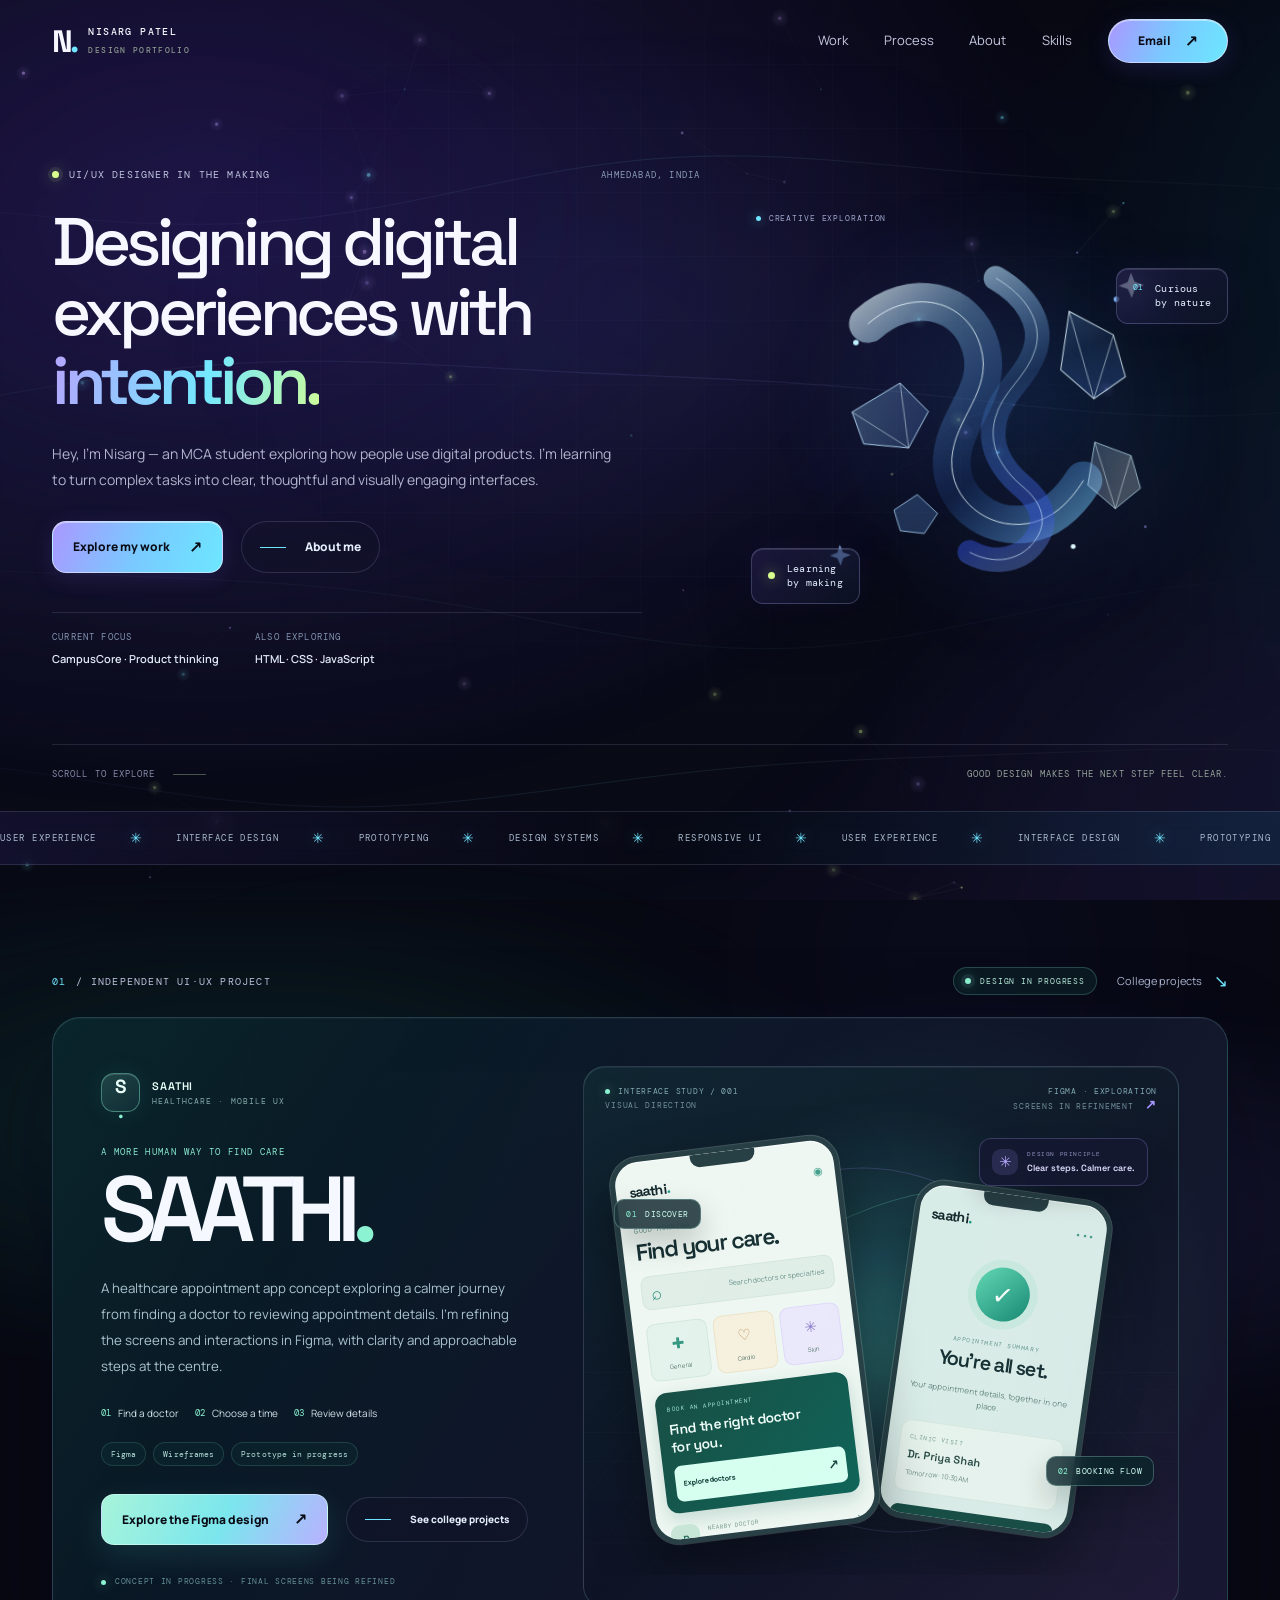
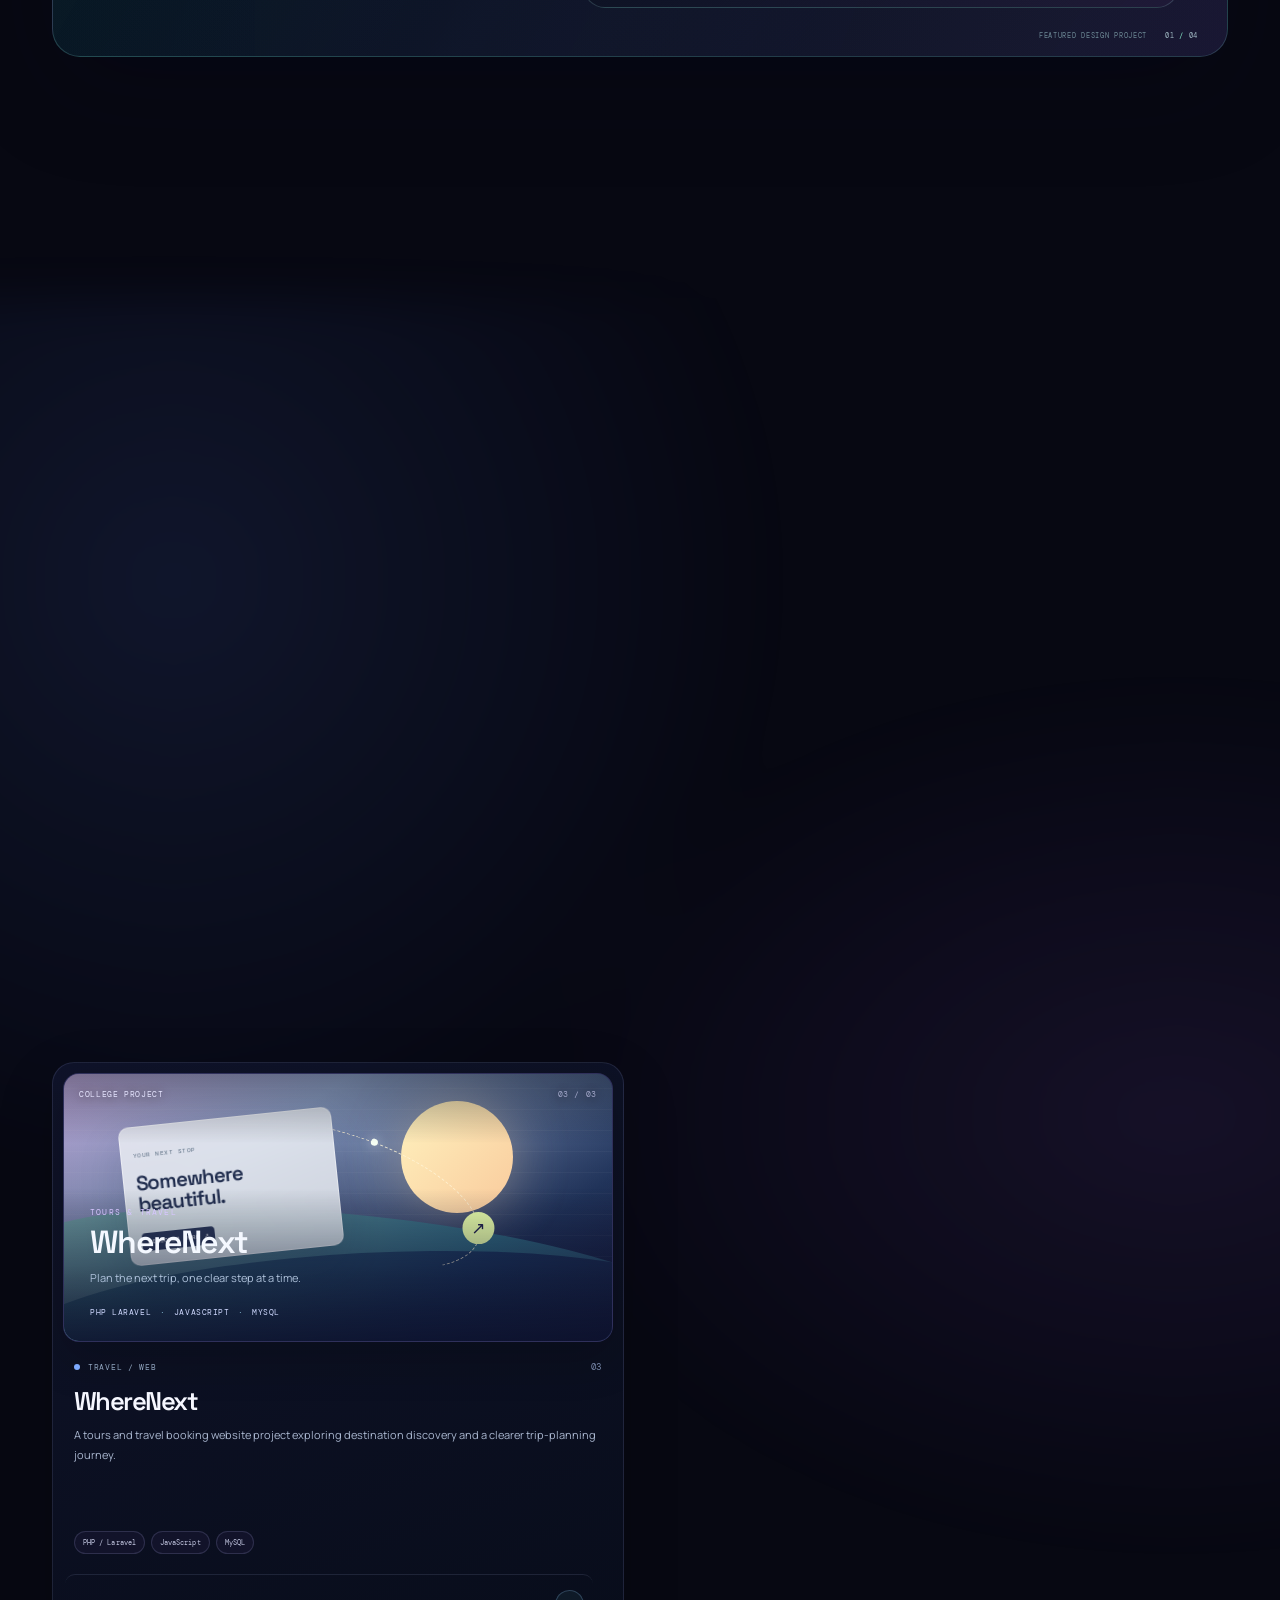
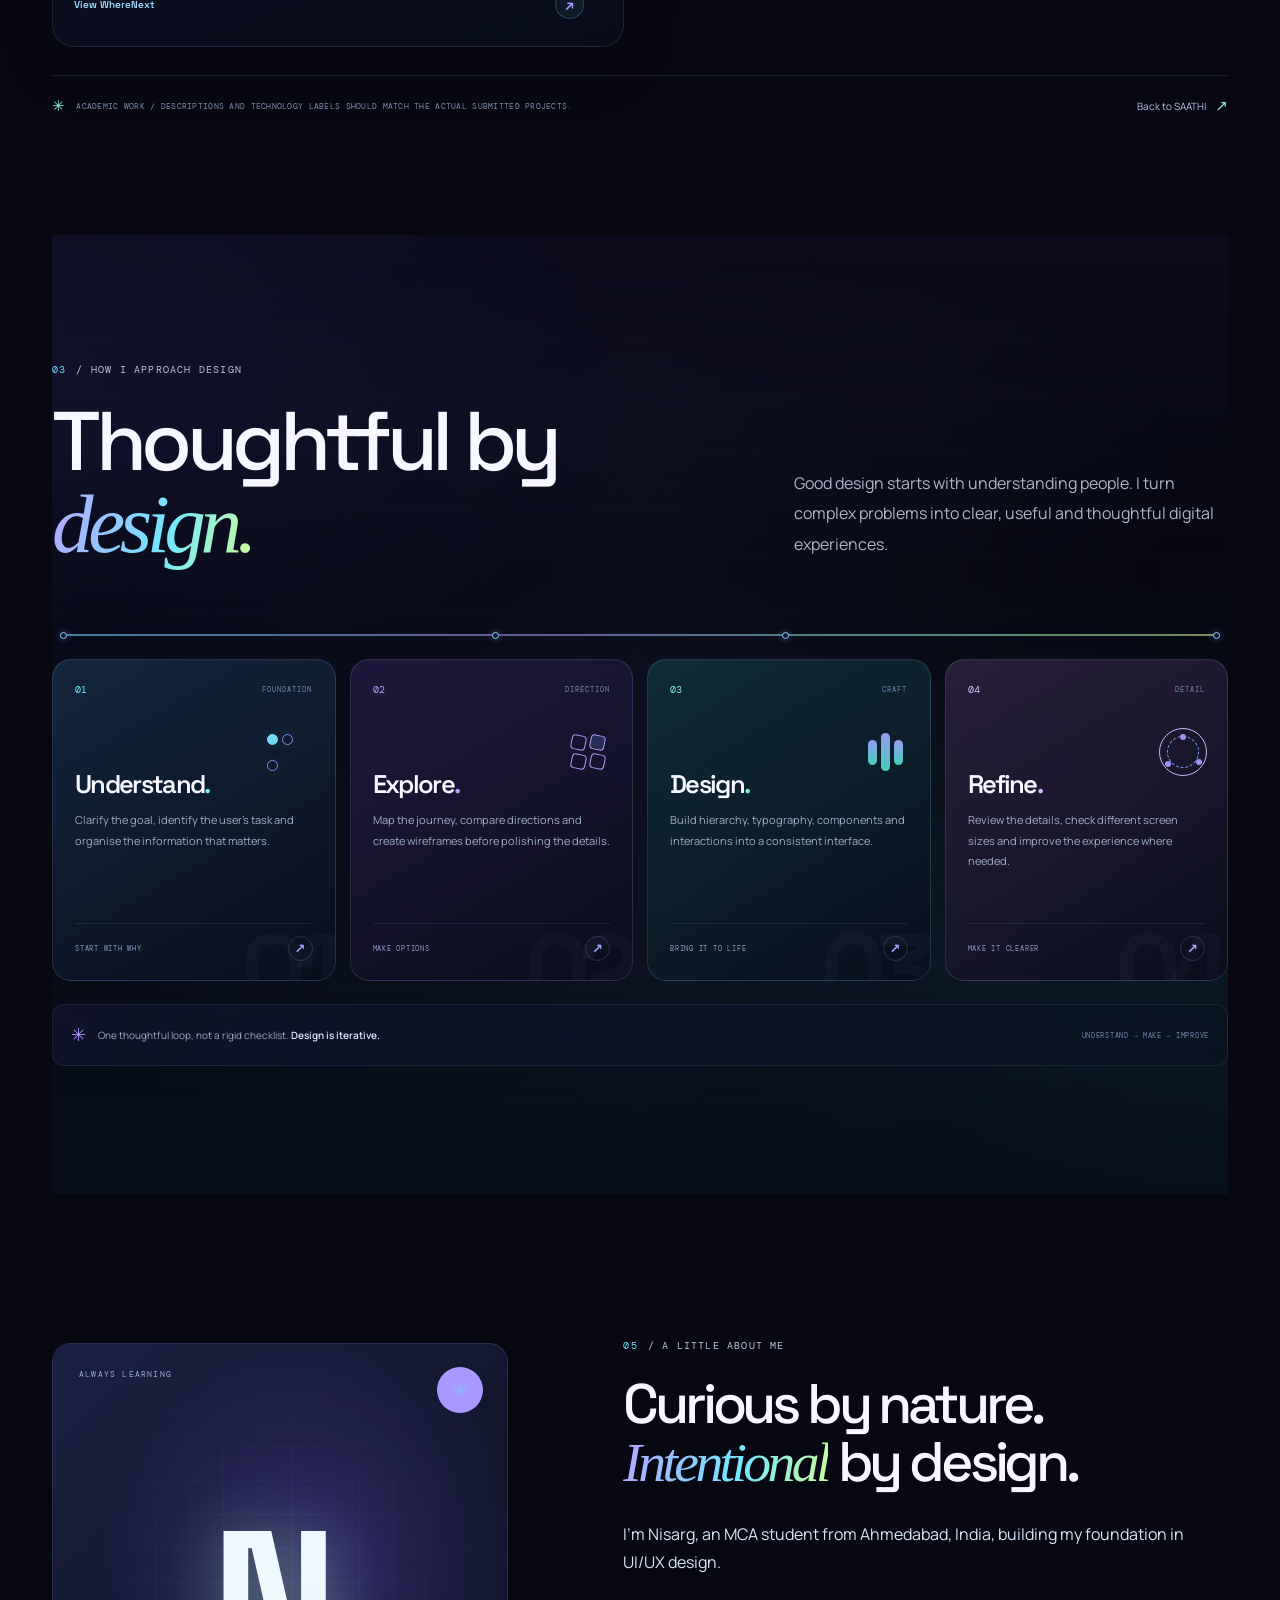
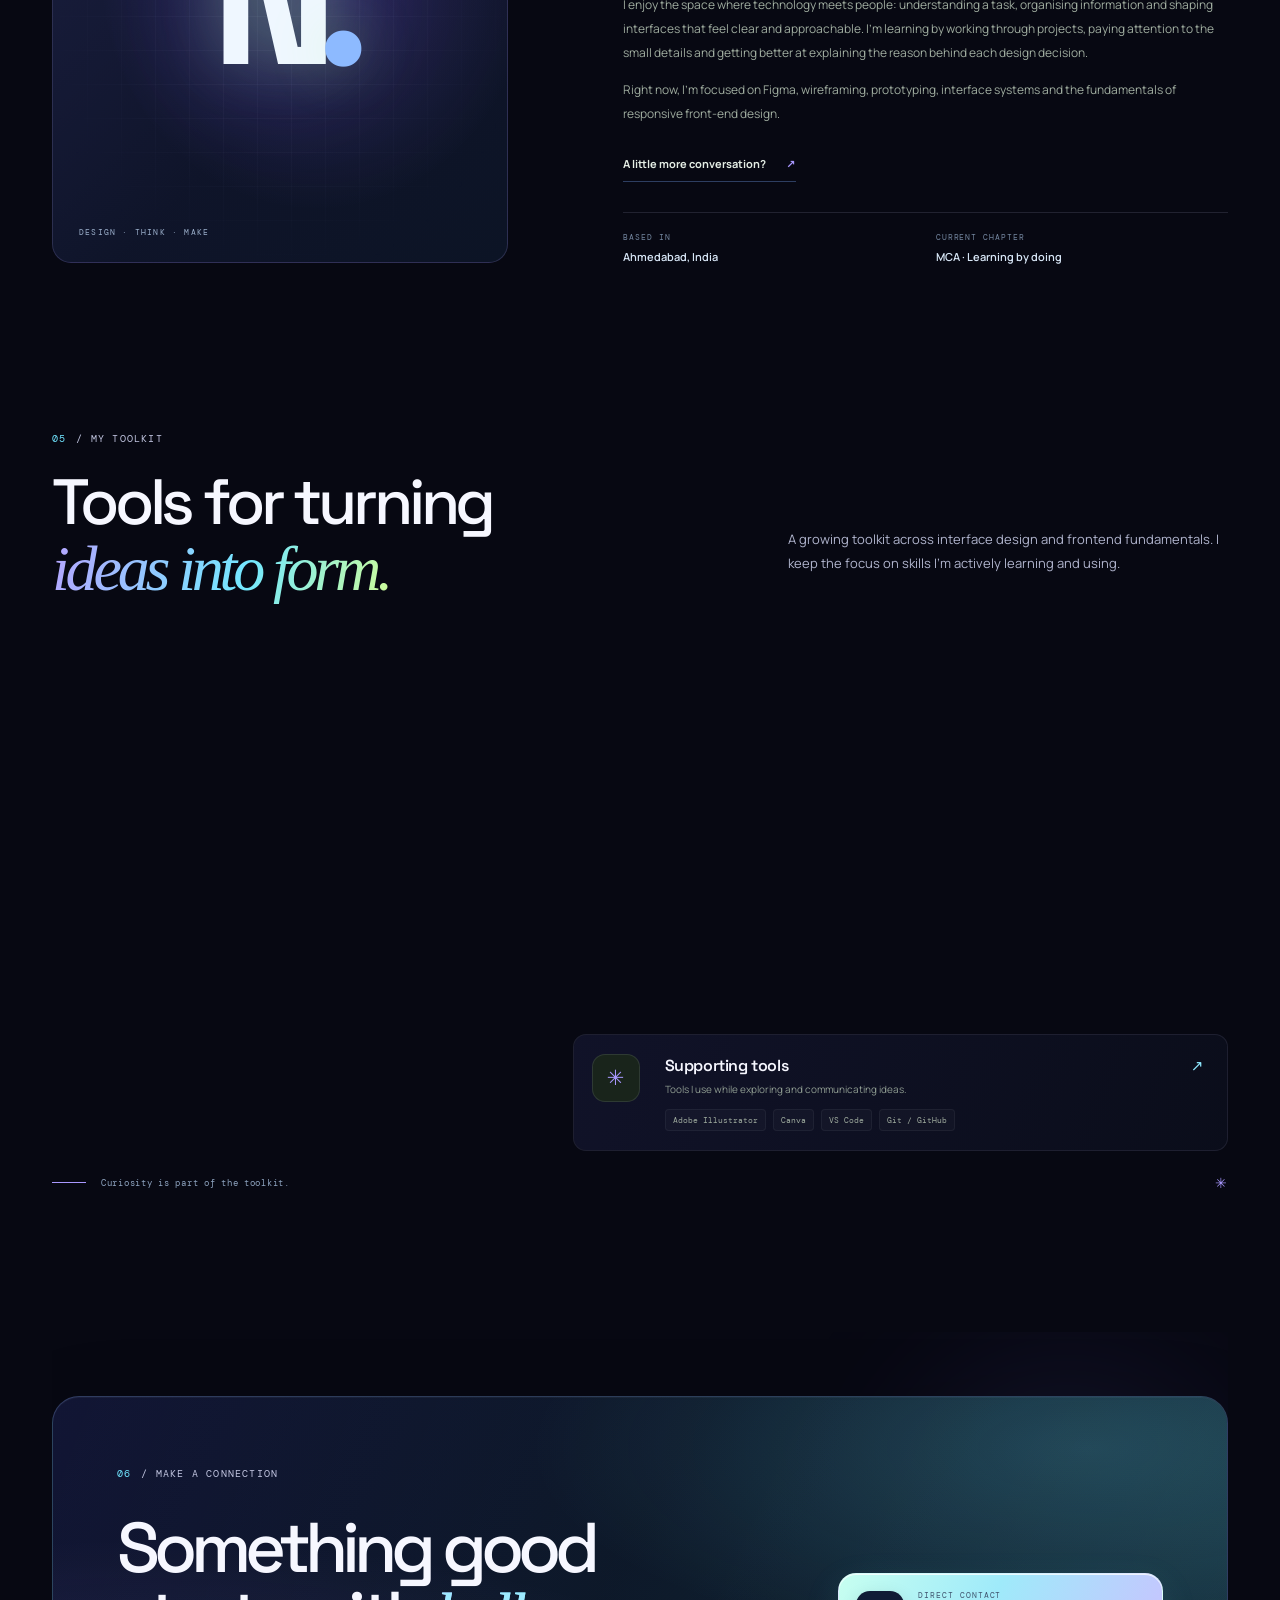
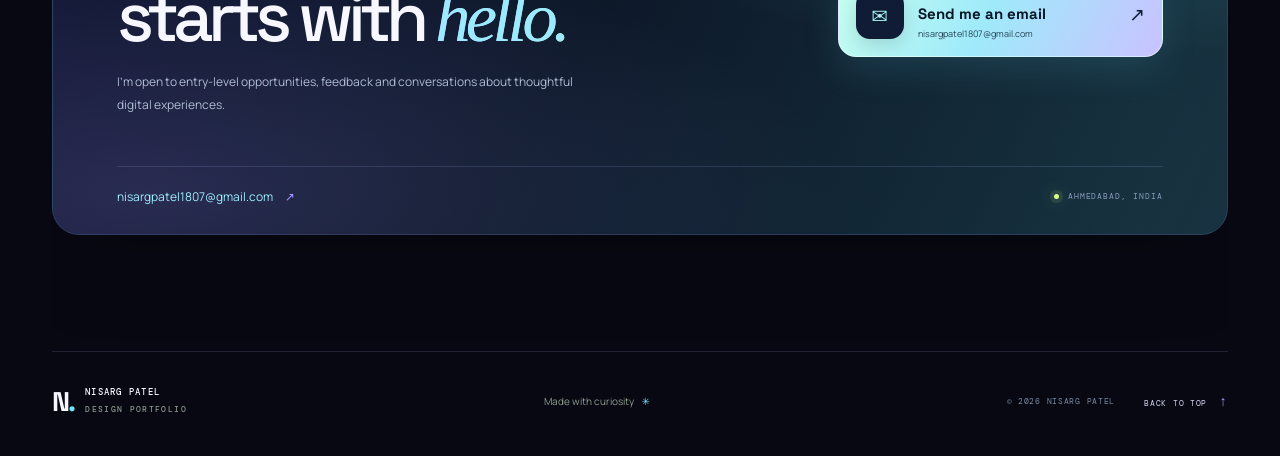
<file: index.html>
<!doctype html>
<html lang="en">
<head>
  <meta charset="utf-8">
  <meta name="viewport" content="width=device-width, initial-scale=1">
  <meta name="theme-color" content="#080b12">
  <meta name="description" content="Nisarg Patel — aspiring UI/UX designer exploring thoughtful interfaces, interaction design and useful digital experiences.">
  <title>Nisarg Patel — UI/UX & Digital Design</title>
  <link rel="icon" href="assets/favicon.svg" type="image/svg+xml">
  <link rel="preconnect" href="https://fonts.googleapis.com">
  <link rel="preconnect" href="https://fonts.gstatic.com" crossorigin>
  <link href="https://fonts.googleapis.com/css2?family=DM+Mono:wght@400;500&family=Manrope:wght@400;500;600;700;800&family=Space+Grotesk:wght@400;500;600;700&display=swap" rel="stylesheet">
  <link rel="stylesheet" href="style.css">
  <link rel="stylesheet" href="live-effects.css">
  <link rel="stylesheet" href="signature-refinement.css">
  <link rel="stylesheet" href="mobile-performance.css">
</head>
<body class="home-page">
  <div class="live-backdrop" aria-hidden="true"></div>
  <canvas class="live-field" id="liveField" aria-hidden="true"></canvas>
  <div class="ambient ambient-one" aria-hidden="true"></div>
  <div class="ambient ambient-two" aria-hidden="true"></div>
  <div class="ambient ambient-three" aria-hidden="true"></div>
  <div class="pointer-glow" id="pointerGlow" aria-hidden="true"></div>
  <div class="grain" aria-hidden="true"></div>
  <div class="scroll-progress" id="scrollProgress" aria-hidden="true"></div>
  <div class="cursor-dot" id="cursorDot" aria-hidden="true"></div>
  <div class="cursor-ring" id="cursorRing" aria-hidden="true"><span>VIEW</span></div>

  <header class="site-header" id="siteHeader">
    <nav class="nav-shell" aria-label="Main navigation">
      <a class="brand" href="index.html#top" aria-label="Nisarg Patel — home"><span class="brand-symbol">N<span>.</span></span><span class="brand-copy">NISARG PATEL<small>DESIGN PORTFOLIO</small></span></a>
      <button class="menu-toggle" id="menuToggle" aria-expanded="false" aria-controls="navLinks" aria-label="Open navigation"><span></span><span></span></button>
      <div class="nav-links" id="navLinks">
        <a href="#work" data-nav="work">Work</a>
        <a href="#process" data-nav="process">Process</a>
        <a href="#about" data-nav="about">About</a>
        <a href="#skills" data-nav="skills">Skills</a>
        <a class="nav-contact magnetic" href="mailto:nisargpatel1807@gmail.com" aria-label="Email Nisarg Patel">Email <span class="arrow">↗</span></a>
      </div>
    </nav>
  </header>

  <main id="top">
    <section class="hero section-wrap" aria-labelledby="heroHeading">
      <div class="hero-gridline" aria-hidden="true"></div>
      <div class="hero-grid">
        <div class="hero-copy">
          <div class="eyebrow hero-eyebrow reveal"><span class="live-dot"></span> UI/UX DESIGNER IN THE MAKING <span class="eyebrow-location">AHMEDABAD, INDIA</span></div>
          <h1 id="heroHeading" class="hero-title reveal">Designing digital<br>experiences with<br><em>intention.</em></h1>
          <p class="hero-description reveal">Hey, I’m Nisarg — an MCA student exploring how people use digital products. I’m learning to turn complex tasks into clear, thoughtful and visually engaging interfaces.</p>
          <div class="hero-actions reveal">
            <a class="button button-primary magnetic" href="#work"><span>Explore my work</span><span class="button-icon">↗</span></a>
            <a class="button button-quiet" href="#about"><span class="quiet-line"></span><span>About me</span></a>
          </div>
          <div class="hero-meta reveal">
            <div><span class="meta-label">CURRENT FOCUS</span><strong>CampusCore · Product thinking</strong></div>
            <div><span class="meta-label">ALSO EXPLORING</span><strong>HTML · CSS · JavaScript</strong></div>
          </div>
        </div>
        <div class="hero-visual reveal" id="heroVisual" aria-label="Abstract blue glass sculpture representing creative exploration">
          <div class="visual-halo"></div>
          <img class="hero-art" src="assets/hero-art.svg" alt="Abstract blue glass ribbons and translucent geometric forms">
          <div class="hero-orbit-label orbit-label-top"><span class="orbit-label-dot"></span> CREATIVE EXPLORATION</div>
          <div class="floating-glass glass-note glass-note-top"><span class="note-index">01</span><span>Curious<br>by nature</span></div>
          <div class="floating-glass glass-note glass-note-bottom"><span class="note-pulse"></span><span>Learning<br>by making</span></div>
        </div>
      </div>
      <div class="hero-bottom reveal"><span>SCROLL TO EXPLORE</span><span class="scroll-guide"><i></i></span><span class="hero-bottom-thought">GOOD DESIGN MAKES THE NEXT STEP FEEL CLEAR.</span></div>
    </section>

    <div class="ticker-band" aria-label="Areas of interest"><div class="ticker-track"><span>USER EXPERIENCE</span><b>✳</b><span>INTERFACE DESIGN</span><b>✳</b><span>PROTOTYPING</span><b>✳</b><span>DESIGN SYSTEMS</span><b>✳</b><span>RESPONSIVE UI</span><b>✳</b><span>USER EXPERIENCE</span><b>✳</b><span>INTERFACE DESIGN</span><b>✳</b><span>PROTOTYPING</span><b>✳</b><span>DESIGN SYSTEMS</span><b>✳</b><span>RESPONSIVE UI</span><b>✳</b></div></div>

    <!-- Featured independent UI/UX design project: deliberately above academic work. -->
    <section class="saathi-showcase-section section-wrap" id="work" aria-labelledby="designLabHeading">
      <div class="saathi-showcase-top reveal">
        <p class="section-kicker"><span>01</span> / INDEPENDENT UI·UX PROJECT</p>
        <div class="saathi-top-actions"><span class="saathi-status"><i></i> DESIGN IN PROGRESS</span><a class="saathi-skip-link" href="#collegeProjects">College projects <span>↘</span></a></div>
      </div>
      <article class="saathi-showcase-card reveal">
        <div class="saathi-showcase-copy">
          <div class="saathi-wordmark"><span class="saathi-wordmark-mark">S<span>.</span></span><span>SAATHI <small>HEALTHCARE · MOBILE UX</small></span></div>
          <p class="saathi-category">A MORE HUMAN WAY TO FIND CARE</p>
          <h2 id="designLabHeading">SAATHI<span class="saathi-title-dot">.</span></h2>
          <p class="saathi-description">A healthcare appointment app concept exploring a calmer journey from finding a doctor to reviewing appointment details. I’m refining the screens and interactions in Figma, with clarity and approachable steps at the centre.</p>
          <div class="saathi-feature-points"><span><i>01</i> Find a doctor</span><span><i>02</i> Choose a time</span><span><i>03</i> Review details</span></div>
          <div class="project-tags saathi-tags"><span>Figma</span><span>Wireframes</span><span>Prototype in progress</span></div>
          <div class="saathi-actions">
<a
  class="button button-primary magnetic saathi-primary"
  href="https://www.figma.com/design/knvRHBPgYEYwF43zlaccqN/SAATHI-Healthcare-Appointment-App-%E2%80%94--final?node-id=0-1"
  target="_blank"
  rel="noopener noreferrer"
>
  <span>Explore the Figma design</span>
  <span class="button-icon">↗</span>
</a>            <a class="button button-quiet saathi-secondary" href="#collegeProjects"><span class="quiet-line"></span><span>See college projects</span></a>
          </div>
          <div class="saathi-copy-foot"><span class="saathi-foot-dot"></span><span>CONCEPT IN PROGRESS · FINAL SCREENS BEING REFINED</span></div>
        </div>
        <div class="saathi-visual-shell" role="img" aria-label="Illustrative SAATHI healthcare interface direction, currently being refined">
          <div class="saathi-visual-topline"><span><i></i> INTERFACE STUDY / 001</span><span>FIGMA · EXPLORATION</span></div>
          <div class="saathi-visual-field" aria-hidden="true">
            <div class="saathi-field-grid"></div><div class="saathi-field-orbit orbit-one"></div><div class="saathi-field-orbit orbit-two"></div><div class="saathi-field-glow"></div>
            <div class="saathi-float-chip saathi-chip-one"><span>01</span> DISCOVER</div>
            <div class="saathi-float-chip saathi-chip-two"><span>02</span> BOOKING FLOW</div>
            <div class="saathi-phone saathi-phone-back">
              <div class="saathi-phone-notch"></div><div class="saathi-phone-top"><b>saathi<span>.</span></b><i>•••</i></div>
              <div class="saathi-confirm-mark">✓</div><p class="saathi-phone-eyebrow">APPOINTMENT SUMMARY</p><h3>You’re all set.</h3><p class="saathi-phone-copy">Your appointment details, together in one place.</p>
              <div class="saathi-mini-summary"><small>CLINIC VISIT</small><b>Dr. Priya Shah</b><span>Tomorrow · 10:30 AM</span></div><div class="saathi-phone-button">View appointment <b>↗</b></div><div class="saathi-phone-tabline"><i></i><i></i><i></i><i></i></div>
            </div>
            <div class="saathi-phone saathi-phone-main">
              <div class="saathi-phone-notch"></div><div class="saathi-phone-top"><b>saathi<span>.</span></b><i>◉</i></div>
              <p class="saathi-phone-eyebrow">GOOD MORNING</p><h3>Find your care.</h3>
              <div class="saathi-search"><span>⌕</span> Search doctors or specialties</div>
              <div class="saathi-specialty-row"><div><i>✚</i><small>General</small></div><div><i>♡</i><small>Cardio</small></div><div><i>✳</i><small>Skin</small></div></div>
              <div class="saathi-book-card"><small>BOOK AN APPOINTMENT</small><b>Find the right doctor for you.</b><span>Explore doctors <i>↗</i></span></div>
              <div class="saathi-nearby"><span class="saathi-avatar">P</span><span><small>NEARBY DOCTOR</small><b>Dr. Priya Shah</b></span><i>→</i></div>
              <div class="saathi-phone-tabline"><i class="active"></i><i></i><i></i><i></i></div>
            </div>
            <div class="saathi-float-label"><span class="saathi-label-spark">✳</span><span><small>DESIGN PRINCIPLE</small><b>Clear steps. Calmer care.</b></span></div>
          </div>
          <div class="saathi-visual-bottom"><span>VISUAL DIRECTION</span><span>SCREENS IN REFINEMENT <b>↗</b></span></div>
        </div>
        <div class="saathi-card-index" aria-hidden="true"><span>FEATURED DESIGN PROJECT</span><b>01 <i>/</i> 04</b></div>
      </article>
    </section>

    <!-- Academic/software projects: CampusCore belongs with MedCore and WhereNext. -->
    <section class="work-section college-projects-section section-wrap" id="collegeProjects" aria-labelledby="workHeading">
      <div class="section-head reveal academic-section-head">
        <div><p class="section-kicker"><span>02</span> / ACADEMIC SOFTWARE PROJECTS</p><h2 id="workHeading">Built for<br><em>different needs.</em></h2></div>
        <div class="section-head-side academic-head-side"><p>Three college projects across campus operations, pharmacy management and travel planning. Each project opens its own overview, with the available scope and technology context.</p><a class="project-archive-link" href="#academicGrid"><span class="archive-link-count">03</span><span><small>PROJECT ARCHIVE</small><b>Browse college work</b></span><i>↓</i></a></div>
      </div>
      <div class="project-grid academic-grid" id="academicGrid">
        <article class="project-card project-campus reveal" data-category="academic" data-project-card>
          <a class="project-cover campuscore-cover interactive-card" href="project.html?project=campuscore" aria-label="View CampusCore academic project overview">
            <img src="assets/campuscore-cover.svg" alt="Illustrative CampusCore dashboard preview showing study planner, campus notices, helpdesk and role-based access modules">
            <span class="cover-top-label">COLLEGE PROJECT <span>01 / 03</span></span><span class="campus-cover-sticker"><i></i> SMART CAMPUS</span>
            <span class="cover-hover"><span>OPEN PROJECT</span><b>↗</b></span>
          </a>
          <div class="project-copy"><div class="project-overline"><span class="project-type"><i class="type-dot type-blue"></i> SMART CAMPUS / WEB APP</span><span class="project-number">01</span></div><h3><a href="project.html?project=campuscore">CampusCore <span class="title-arrow">↗</span></a></h3><p>A smart campus management system connecting role-based dashboards with study planning, campus notices, helpdesk requests and notifications.</p><div class="project-tags"><span>React</span><span>Node.js / Express</span><span>Role-based modules</span></div><a class="project-text-link" href="project.html?project=campuscore">View CampusCore <span>↗</span></a></div>
        </article>

        <article class="project-card project-medcore reveal" data-category="academic" data-project-card>
          <a class="project-cover text-cover medcore-cover interactive-card" href="project.html?project=medcore" aria-label="View MedCore academic project overview">
            <span class="cover-top-label">COLLEGE PROJECT <span>02 / 03</span></span>
            <div class="medcore-visual-system" aria-hidden="true"><div class="medcore-plus">＋</div><div class="medcore-rx-watermark">Rx</div><div class="medcore-product-orbit orbit-a"></div><div class="medcore-product-orbit orbit-b"></div><div class="medcore-medicine-tile tile-one"><i></i><span></span></div><div class="medcore-medicine-tile tile-two"><i></i><span></span></div><div class="medcore-mini-tag">PHARMACY / WEB</div></div>
            <div class="text-cover-main medcore-cover-main"><p class="cover-mini-label">PHARMACY MANAGEMENT</p><strong>MedCore</strong><span class="cover-descriptor">Organising medicine information with clarity.</span><span class="cover-stack">PYTHON <i>·</i> HTML / CSS <i>·</i> MYSQL</span></div><span class="cover-hover"><span>OPEN PROJECT</span><b>↗</b></span>
          </a>
          <div class="project-copy"><div class="project-overline"><span class="project-type"><i class="type-dot type-cyan"></i> PHARMACY / WEB</span><span class="project-number">02</span></div><h3><a href="project.html?project=medcore">MedCore <span class="title-arrow">↗</span></a></h3><p>An online pharmacy management project focused on organising medicine-related information and presenting product categories clearly.</p><div class="project-tags"><span>Python</span><span>HTML / CSS</span><span>MySQL</span></div><a class="project-text-link" href="project.html?project=medcore">View MedCore <span>↗</span></a></div>
        </article>

        <article class="project-card project-wherenext reveal" data-category="academic" data-project-card>
          <a class="project-cover text-cover wherenext-cover interactive-card" href="project.html?project=wherenext" aria-label="View WhereNext academic project overview">
            <span class="cover-top-label">COLLEGE PROJECT <span>03 / 03</span></span>
            <div class="wherenext-visual-system" aria-hidden="true"><div class="travel-sun"></div><div class="travel-contour contour-a"></div><div class="travel-contour contour-b"></div><div class="travel-route"><i></i><i></i><i></i><span>↗</span></div><div class="travel-ticket"><small>YOUR NEXT STOP</small><b>Somewhere<br>beautiful.</b><span>DISCOVER MORE ↗</span></div></div>
            <div class="text-cover-main wherenext-cover-main"><p class="cover-mini-label">TOURS & TRAVEL</p><strong>WhereNext</strong><span class="cover-descriptor">Plan the next trip, one clear step at a time.</span><span class="cover-stack">PHP LARAVEL <i>·</i> JAVASCRIPT <i>·</i> MYSQL</span></div><span class="cover-hover"><span>OPEN PROJECT</span><b>↗</b></span>
          </a>
          <div class="project-copy"><div class="project-overline"><span class="project-type"><i class="type-dot type-blue"></i> TRAVEL / WEB</span><span class="project-number">03</span></div><h3><a href="project.html?project=wherenext">WhereNext <span class="title-arrow">↗</span></a></h3><p>A tours and travel booking website project exploring destination discovery and a clearer trip-planning journey.</p><div class="project-tags"><span>PHP / Laravel</span><span>JavaScript</span><span>MySQL</span></div><a class="project-text-link" href="project.html?project=wherenext">View WhereNext <span>↗</span></a></div>
        </article>
      </div>
      <div class="academic-bottom-row reveal"><p><span class="academic-bottom-mark">✳</span><span>ACADEMIC WORK / DESCRIPTIONS AND TECHNOLOGY LABELS SHOULD MATCH THE ACTUAL SUBMITTED PROJECTS.</span></p><a href="#work" class="academic-back-to-feature">Back to SAATHI <span>↗</span></a></div>
    </section>

    <section class="process-section section-wrap" id="process" aria-labelledby="processHeading">
      <div class="process-backdrop" aria-hidden="true"></div>
<div class="section-head reveal process-section-head">
  <div class="process-heading-wrap">
    <p class="section-kicker">
      <span>03</span> / HOW I APPROACH DESIGN
    </p>

    <h2 id="processHeading">
      Thoughtful by<br>
      <em>design.</em>
    </h2>
  </div>

  <div class="section-head-side process-intro">
    <p>
      Good design starts with understanding people.
      I turn complex problems into clear, useful and
      thoughtful digital experiences.
    </p>
  </div>
</div>      <div class="process-rail reveal" aria-hidden="true"><span class="process-rail-fill"></span><i></i><i></i><i></i><i></i></div>
      <div class="process-grid">
        <article class="process-card process-card-understand reveal" data-step="01"><div class="process-card-head"><span class="process-no">01</span><span class="process-stage-label">FOUNDATION</span></div><div class="process-symbol process-symbol-one"><i></i><i></i><i></i></div><h3>Understand<span>.</span></h3><p>Clarify the goal, identify the user’s task and organise the information that matters.</p><div class="process-card-foot"><span class="process-verb">START WITH WHY</span><b>↗</b></div></article>
        <article class="process-card process-card-explore reveal" data-step="02"><div class="process-card-head"><span class="process-no">02</span><span class="process-stage-label">DIRECTION</span></div><div class="process-symbol process-symbol-two"><i></i><i></i><i></i><i></i></div><h3>Explore<span>.</span></h3><p>Map the journey, compare directions and create wireframes before polishing the details.</p><div class="process-card-foot"><span class="process-verb">MAKE OPTIONS</span><b>↗</b></div></article>
        <article class="process-card process-card-design reveal" data-step="03"><div class="process-card-head"><span class="process-no">03</span><span class="process-stage-label">CRAFT</span></div><div class="process-symbol process-symbol-three"><i></i><i></i><i></i></div><h3>Design<span>.</span></h3><p>Build hierarchy, typography, components and interactions into a consistent interface.</p><div class="process-card-foot"><span class="process-verb">BRING IT TO LIFE</span><b>↗</b></div></article>
        <article class="process-card process-card-refine reveal" data-step="04"><div class="process-card-head"><span class="process-no">04</span><span class="process-stage-label">DETAIL</span></div><div class="process-symbol process-symbol-four"><i></i><i></i><i></i></div><h3>Refine<span>.</span></h3><p>Review the details, check different screen sizes and improve the experience where needed.</p><div class="process-card-foot"><span class="process-verb">MAKE IT CLEARER</span><b>↗</b></div></article>
      </div>
      <div class="process-summary reveal"><span class="process-summary-star">✳</span><p>One thoughtful loop, not a rigid checklist. <b>Design is iterative.</b></p><span class="process-summary-end">UNDERSTAND → MAKE → IMPROVE</span></div>
    </section>

    <section class="about-section section-wrap" id="about" aria-labelledby="aboutHeading">
      <div class="about-art reveal" aria-hidden="true"><div class="about-art-grid"></div><div class="about-glow"></div><div class="about-orbit about-orbit-one"></div><div class="about-orbit about-orbit-two"></div><div class="about-monogram">N<span>.</span></div><div class="about-art-tag tag-top">ALWAYS LEARNING</div><div class="about-art-tag tag-bottom">DESIGN · THINK · MAKE</div><div class="about-sticker">✳</div></div>
      <div class="about-copy"><p class="section-kicker reveal"><span>05</span> / A LITTLE ABOUT ME</p><h2 id="aboutHeading" class="reveal">Curious by nature.<br><em>Intentional</em> by design.</h2><p class="about-lead reveal">I’m Nisarg, an MCA student from Ahmedabad, India, building my foundation in UI/UX design.</p><p class="about-body reveal">I enjoy the space where technology meets people: understanding a task, organising information and shaping interfaces that feel clear and approachable. I’m learning by working through projects, paying attention to the small details and getting better at explaining the reason behind each design decision.</p><p class="about-body reveal">Right now, I’m focused on Figma, wireframing, prototyping, interface systems and the fundamentals of responsive front-end design.</p><a class="inline-link reveal" href="#contact">A little more conversation? <span>↗</span></a><div class="about-facts reveal"><div><span>BASED IN</span><b>Ahmedabad, India</b></div><div><span>CURRENT CHAPTER</span><b>MCA · Learning by doing</b></div></div></div>
    </section>

    <section class="skills-section section-wrap" id="skills" aria-labelledby="skillsHeading">
      <div class="section-head reveal"><div><p class="section-kicker"><span>05</span> / MY TOOLKIT</p><h2 id="skillsHeading">Tools for turning<br><em>ideas into form.</em></h2></div><div class="section-head-side"><p>A growing toolkit across interface design and frontend fundamentals. I keep the focus on skills I’m actively learning and using.</p></div></div>
      <div class="skills-layout">
        <div class="skills-feature reveal"><div class="skills-feature-top"><span>CORE PRACTICE</span><span class="skills-spark">✳</span></div><h3>Good design is a system,<br>not a single screen.</h3><p>From early structure to reusable components, I’m learning to make interfaces more consistent, understandable and ready to adapt.</p><div class="skills-visual"><div class="skill-orbit orbit-a"></div><div class="skill-orbit orbit-b"></div><div class="skill-visual-card card-a"><span>Aa</span><i>TYPE</i></div><div class="skill-visual-card card-b"><span class="mini-swatch"></span><i>COLOUR</i></div><div class="skill-visual-card card-c"><span>⌘</span><i>COMPONENT</i></div><div class="skill-visual-dot"></div></div></div>
        <div class="skill-list">
          <article class="skill-row reveal"><div class="skill-icon icon-figma" aria-hidden="true"><span></span><span></span><span></span><span></span><span></span></div><div class="skill-row-copy"><h3>Figma & UI/UX</h3><p>Interface design, wireframes, components, Auto Layout and prototyping.</p><div class="skill-pills"><span>UI Design</span><span>Wireframing</span><span>Prototyping</span><span>Components</span></div></div><span class="skill-row-arrow">↗</span></article>
          <article class="skill-row reveal"><div class="skill-icon icon-web" aria-hidden="true"><span>&lt;/&gt;</span></div><div class="skill-row-copy"><h3>Web fundamentals</h3><p>Building an understanding of how interfaces are structured and styled.</p><div class="skill-pills"><span>HTML</span><span>CSS</span><span>Responsive UI</span></div></div><span class="skill-row-arrow">↗</span></article>
          <article class="skill-row reveal"><div class="skill-icon icon-js" aria-hidden="true"><span>JS</span></div><div class="skill-row-copy"><h3>Interactive basics</h3><p>Learning the fundamentals that make a website respond to users.</p><div class="skill-pills"><span>Basic JavaScript</span><span>Interactions</span></div></div><span class="skill-row-arrow">↗</span></article>
          <article class="skill-row reveal"><div class="skill-icon icon-tools" aria-hidden="true"><span>✳</span></div><div class="skill-row-copy"><h3>Supporting tools</h3><p>Tools I use while exploring and communicating ideas.</p><div class="skill-pills"><span>Adobe Illustrator</span><span>Canva</span><span>VS Code</span><span>Git / GitHub</span></div></div><span class="skill-row-arrow">↗</span></article>
        </div>
      </div>
      <div class="skills-bottom-note reveal"><span class="note-line"></span><span>Curiosity is part of the toolkit.</span><span class="note-spark">✳</span></div>
    </section>

    <section class="contact-section section-wrap" id="contact" aria-labelledby="contactHeading">
      <div class="contact-glow" aria-hidden="true"></div><div class="contact-inner reveal"><p class="section-kicker"><span>06</span> / MAKE A CONNECTION</p><div class="contact-main"><div><h2 id="contactHeading">Something good<br>starts with <em>hello.</em></h2><p>I’m open to entry-level opportunities, feedback and conversations about thoughtful digital experiences.</p></div><a class="contact-email-button magnetic" href="mailto:nisargpatel1807@gmail.com" aria-label="Send an email to Nisarg Patel"><span class="email-button-icon">✉</span><span class="email-button-copy"><small>DIRECT CONTACT</small><strong>Send me an email</strong><span class="email-button-address">nisargpatel1807@gmail.com</span></span><span class="email-button-arrow">↗</span></a></div><div class="contact-bottom"><a href="mailto:nisargpatel1807@gmail.com" class="email-text">nisargpatel1807@gmail.com <span>↗</span></a><span class="contact-location"><span class="live-dot"></span> AHMEDABAD, INDIA</span></div></div>
    </section>
  </main>

  <footer class="site-footer section-wrap"><a class="brand footer-brand" href="#top" aria-label="Back to top"><span class="brand-symbol">N<span>.</span></span><span class="brand-copy">NISARG PATEL<small>DESIGN PORTFOLIO</small></span></a><p>Made with curiosity<span class="footer-heart">✳</span></p><div class="footer-right"><span>© <span id="year"></span> NISARG PATEL</span><a href="#top" class="back-top">BACK TO TOP <span>↑</span></a></div></footer>

  <div class="toast" id="toast" role="status" aria-live="polite"></div>
  <script src="script.js"></script>
  <script src="live-effects.js"></script>
</body>
</html>
</file>
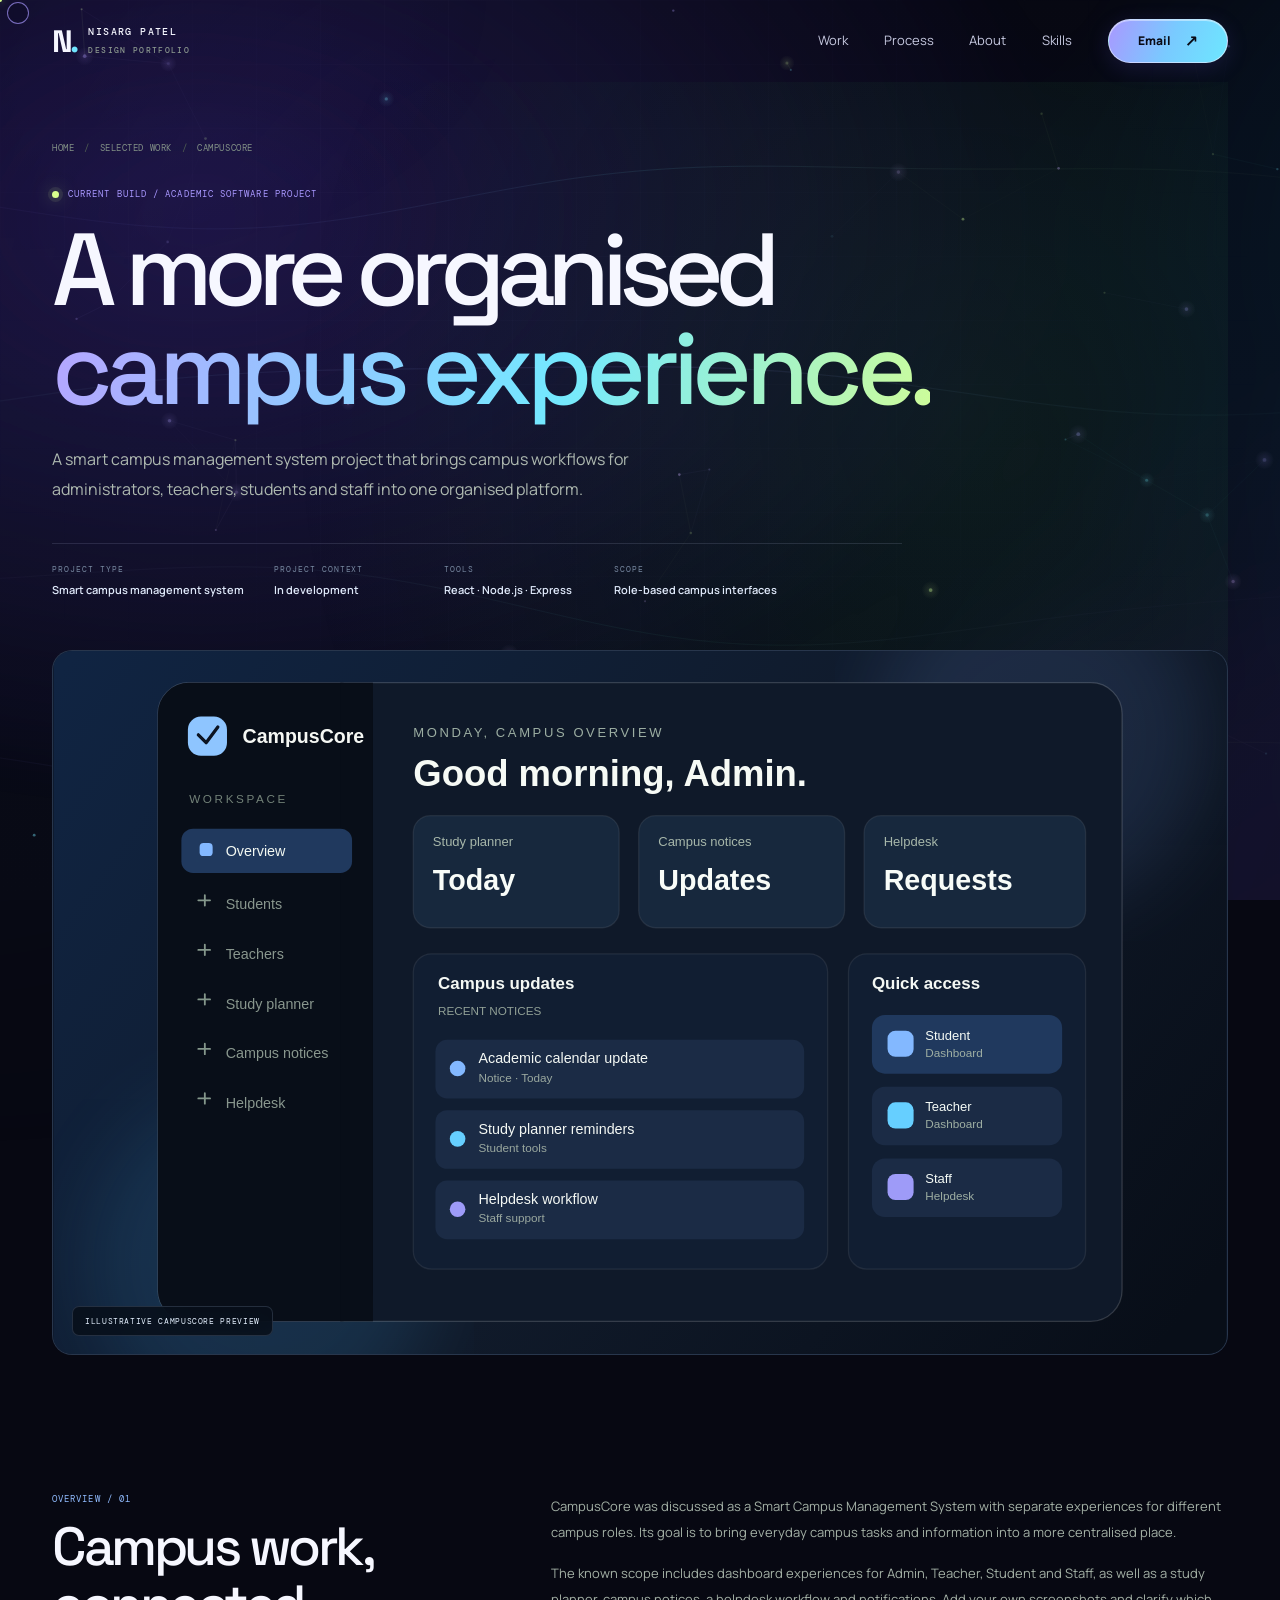
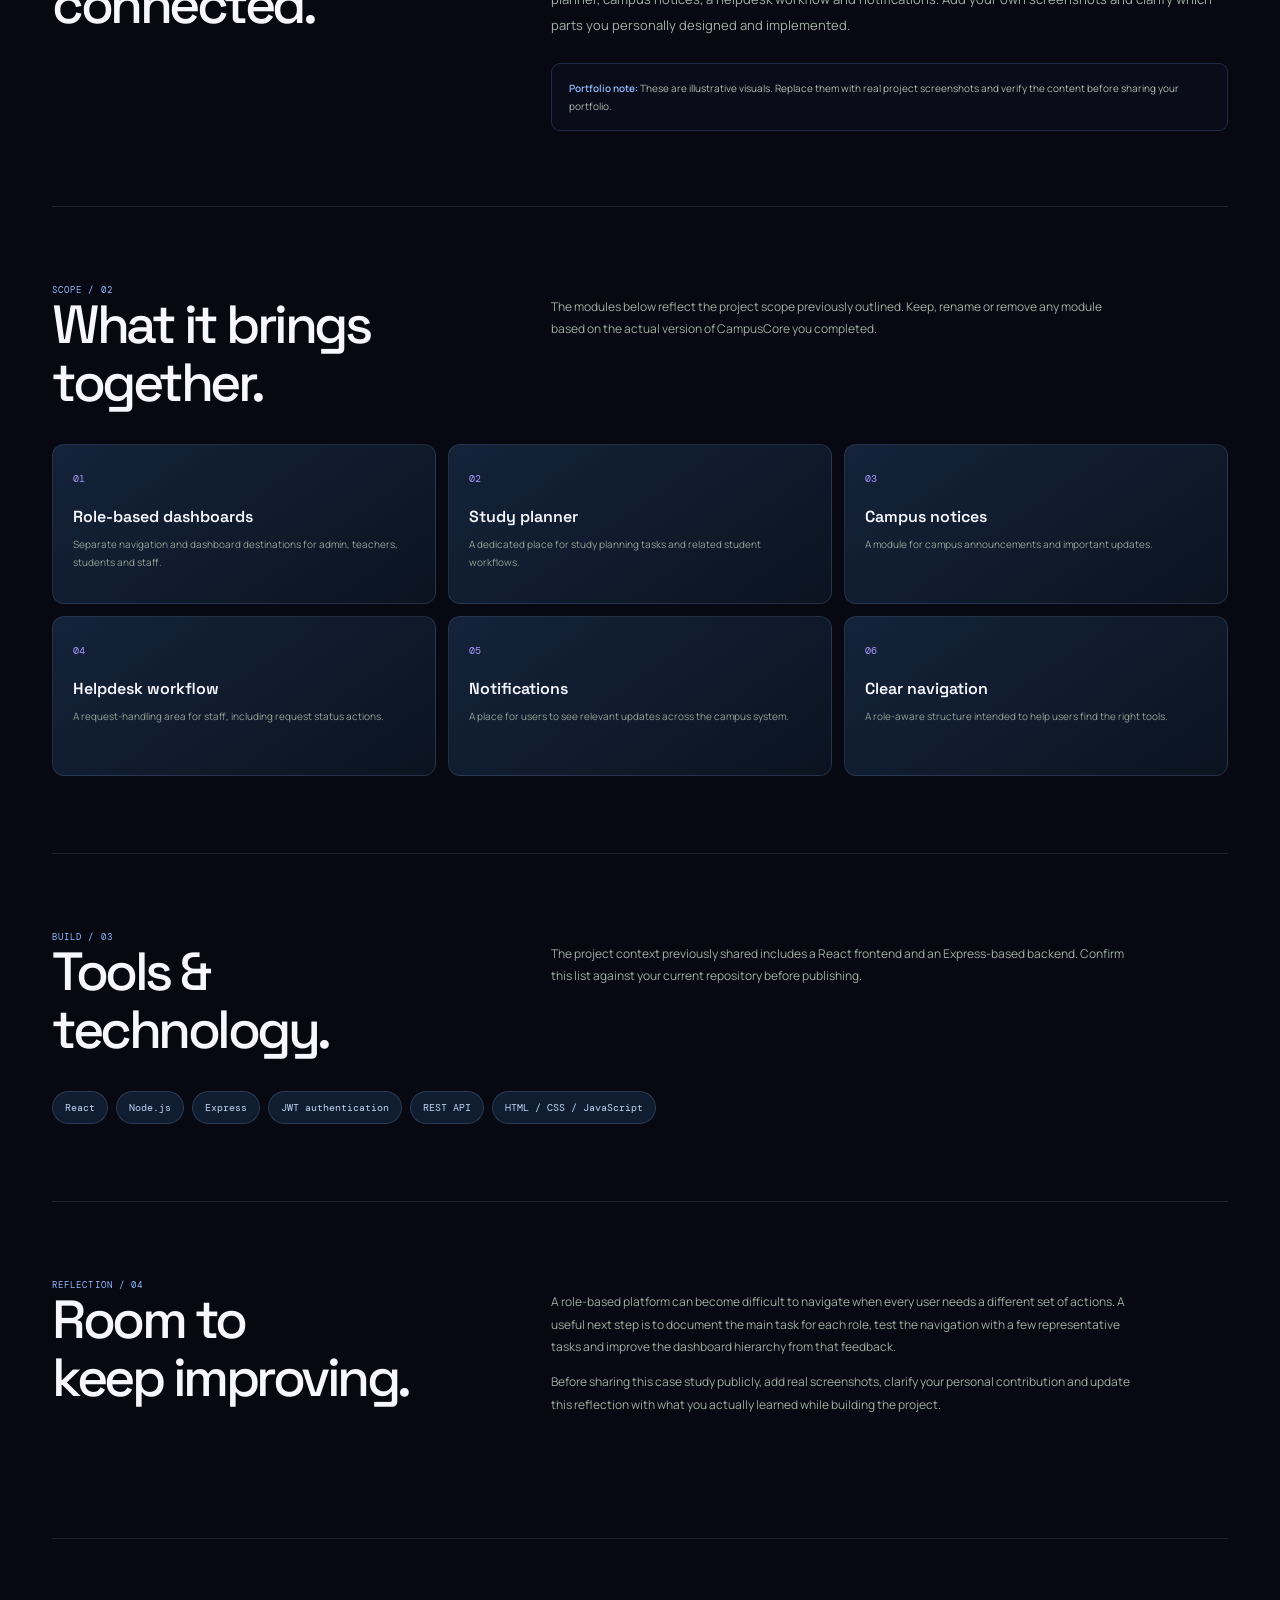
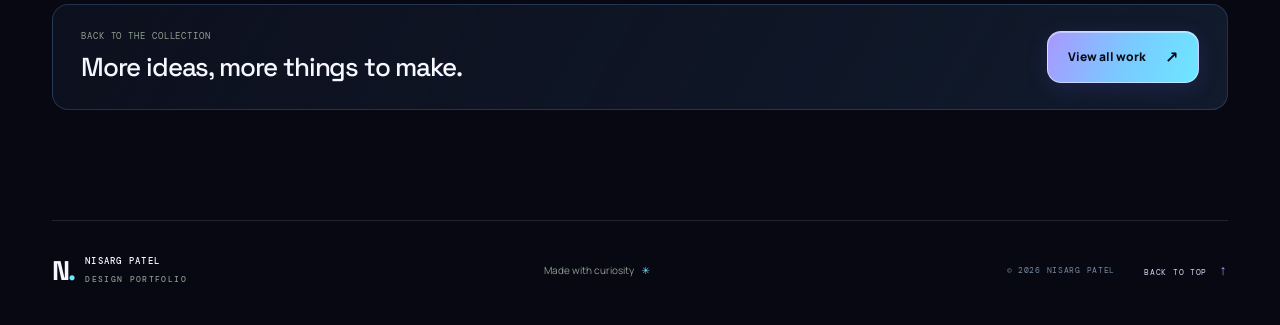
<file: project.html>
<!doctype html>
<html lang="en">
<head>
  <meta charset="utf-8"><meta name="viewport" content="width=device-width, initial-scale=1">
  <meta name="theme-color" content="#080b12"><meta name="description" content="Project details and interface explorations by Nisarg Patel.">
  <title>Project — Nisarg Patel</title>
  <link rel="icon" href="assets/favicon.svg" type="image/svg+xml">
  <link rel="preconnect" href="https://fonts.googleapis.com"><link rel="preconnect" href="https://fonts.gstatic.com" crossorigin>
  <link href="https://fonts.googleapis.com/css2?family=DM+Mono:wght@400;500&family=Manrope:wght@400;500;600;700;800&family=Space+Grotesk:wght@400;500;600;700&display=swap" rel="stylesheet">
  <link rel="stylesheet" href="style.css">
  <link rel="stylesheet" href="live-effects.css">
  <link rel="stylesheet" href="signature-refinement.css">
  <link rel="stylesheet" href="mobile-performance.css">
</head>
<body class="project-page">
  <div class="live-backdrop" aria-hidden="true"></div>
  <canvas class="live-field" id="liveField" aria-hidden="true"></canvas>
  <div class="ambient ambient-one" aria-hidden="true"></div><div class="ambient ambient-two" aria-hidden="true"></div><div class="grain" aria-hidden="true"></div><div class="scroll-progress" id="scrollProgress" aria-hidden="true"></div><div class="cursor-dot" id="cursorDot" aria-hidden="true"></div><div class="cursor-ring" id="cursorRing" aria-hidden="true"><span>VIEW</span></div>
  <header class="site-header" id="siteHeader"><nav class="nav-shell" aria-label="Main navigation"><a class="brand" href="index.html#top" aria-label="Nisarg Patel — home"><span class="brand-symbol">N<span>.</span></span><span class="brand-copy">NISARG PATEL<small>DESIGN PORTFOLIO</small></span></a><button class="menu-toggle" id="menuToggle" aria-expanded="false" aria-controls="navLinks" aria-label="Open navigation"><span></span><span></span></button><div class="nav-links" id="navLinks"><a href="index.html#work">Work</a><a href="index.html#process">Process</a><a href="index.html#about">About</a><a href="index.html#skills">Skills</a><a class="nav-contact magnetic" href="mailto:nisargpatel1807@gmail.com" aria-label="Email Nisarg Patel">Email <span class="arrow">↗</span></a></div></nav></header>
  <main id="projectMain">
    <section class="detail-hero section-wrap"><div class="breadcrumbs reveal"><a href="index.html">HOME</a><span class="crumb-sep">/</span><a href="index.html#work">SELECTED WORK</a><span class="crumb-sep">/</span><span id="breadcrumbName">PROJECT</span></div><div class="detail-overline reveal"><span class="live-dot"></span><span id="detailOverline">PROJECT DETAILS</span></div><h1 class="project-detail-title reveal" id="detailTitle">Project <em>details.</em></h1><p class="detail-lead reveal" id="detailLead"></p><div class="detail-meta reveal" id="detailMeta"></div><div class="detail-visual reveal" id="detailVisual"><img id="detailCover" src="assets/campuscore-cover.svg" alt="Illustrative CampusCore project preview" hidden><span class="detail-visual-label" id="detailVisualLabel">ILLUSTRATIVE CAMPUSCORE PREVIEW</span><div class="detail-no-visual" id="detailNoVisual" hidden><div class="detail-no-visual-mark" id="detailNoVisualMark">M</div><div><p id="detailNoVisualKicker">ACADEMIC PROJECT</p><h2 id="detailNoVisualTitle">Project overview</h2><p class="detail-no-visual-copy" id="detailNoVisualCopy"></p></div></div></div></section>
    <div class="detail-content section-wrap">
      <section class="detail-intro-grid reveal"><div><p class="detail-section-kicker">OVERVIEW / 01</p><h2 id="overviewHeading">The idea<br>behind the work.</h2></div><div class="detail-intro-copy"><p id="overviewCopy"></p><p id="overviewCopyTwo"></p><div class="detail-note" id="detailNote"><strong>Portfolio note:</strong> These are illustrative visuals. Replace them with real project screenshots and verify the content before sharing your portfolio.</div></div></section>
      <section class="detail-chapter reveal"><div class="detail-chapter-head"><div><p class="detail-section-kicker">SCOPE / 02</p><h2>What it brings<br>together.</h2></div><p class="detail-chapter-intro" id="scopeIntro"></p></div><div class="detail-feature-grid" id="featureGrid"></div></section>
      <section class="detail-chapter reveal"><div class="detail-chapter-head"><div><p class="detail-section-kicker">BUILD / 03</p><h2>Tools &<br>technology.</h2></div><p class="detail-chapter-intro" id="techIntro"></p></div><div class="detail-technology" id="techList"></div></section>
      <section class="detail-chapter reveal"><div class="detail-chapter-head"><div><p class="detail-section-kicker">REFLECTION / 04</p><h2>Room to<br>keep improving.</h2></div><div><p class="detail-chapter-intro" id="reflectionCopy"></p><p class="detail-chapter-intro" style="margin-top:12px">Before sharing this case study publicly, add real screenshots, clarify your personal contribution and update this reflection with what you actually learned while building the project.</p></div></div></section>
      <div class="detail-next reveal"><div><p>BACK TO THE COLLECTION</p><h3>More ideas, more things to make.</h3></div><a class="button button-primary magnetic" href="index.html#work"><span>View all work</span><span class="button-icon">↗</span></a></div>
    </div>
  </main>
  <footer class="site-footer section-wrap detail-footer"><a class="brand footer-brand" href="index.html#top"><span class="brand-symbol">N<span>.</span></span><span class="brand-copy">NISARG PATEL<small>DESIGN PORTFOLIO</small></span></a><p>Made with curiosity<span class="footer-heart">✳</span></p><div class="footer-right"><span>© <span id="year"></span> NISARG PATEL</span><a href="#top" class="back-top">BACK TO TOP <span>↑</span></a></div></footer>
  <script src="project.js"></script><script src="script.js"></script><script src="live-effects.js"></script>
</body>
</html>
</file>
<file: style.css>
:root{--bg:#080B12;--bg-soft:#0B111B;--surface:#101827;--surface-2:#152237;--text:#F3F7FF;--muted:#A4B4CA;--muted-2:#7486A0;--line:rgba(220,235,255,.14);--line-strong:rgba(220,235,255,.24);--lime:#7DAAFF;--lime-2:#68D5FF;--green:#2B5DB8;--mint:#8BDFFF;--serif:Georgia,'Times New Roman',serif;--sans:'Manrope',Inter,system-ui,-apple-system,Segoe UI,sans-serif;--display:'Space Grotesk','Manrope',sans-serif;--mono:'DM Mono',ui-monospace,monospace;--container:1260px;--ease:cubic-bezier(.22,.75,.22,1)}
*{box-sizing:border-box}html{scroll-behavior:smooth;scroll-padding-top:105px}body{margin:0;background:var(--bg);color:var(--text);font-family:var(--sans);font-size:15px;line-height:1.65;overflow-x:hidden;-webkit-font-smoothing:antialiased}body::selection{background:var(--lime);color:#0a0d08}a{color:inherit;text-decoration:none}button{font:inherit}img,svg{max-width:100%}button,a{-webkit-tap-highlight-color:transparent}button:focus-visible,a:focus-visible{outline:2px solid var(--lime);outline-offset:5px}::selection{background:var(--lime);color:#10150e}.section-wrap{width:min(var(--container),calc(100% - 104px));margin-inline:auto}.ambient{position:fixed;pointer-events:none;z-index:-3;border-radius:50%;filter:blur(90px);opacity:.2;mix-blend-mode:screen}.ambient-one{width:450px;height:450px;right:-150px;top:80px;background:#214e9b;animation:ambientDrift 19s ease-in-out infinite alternate}.ambient-two{width:430px;height:430px;left:-240px;top:50%;background:#183c79;animation:ambientDrift 23s ease-in-out infinite alternate-reverse}.ambient-three{width:390px;height:390px;right:10%;bottom:-250px;background:#312b67;opacity:.13;animation:ambientDrift 25s ease-in-out infinite alternate}.grain{position:fixed;inset:0;z-index:20;pointer-events:none;opacity:.038;background-image:url("data:image/svg+xml,%3Csvg viewBox='0 0 180 180' xmlns='http://www.w3.org/2000/svg'%3E%3Cfilter id='n'%3E%3CfeTurbulence type='fractalNoise' baseFrequency='.94' numOctaves='3' stitchTiles='stitch'/%3E%3C/filter%3E%3Crect width='100%25' height='100%25' filter='url(%23n)' opacity='.5'/%3E%3C/svg%3E");mix-blend-mode:soft-light}.scroll-progress{position:fixed;top:0;left:0;width:0;height:3px;background:linear-gradient(90deg,var(--lime),var(--mint));z-index:100;box-shadow:0 0 16px #7daaff60}.cursor-dot,.cursor-ring{position:fixed;left:0;top:0;pointer-events:none;z-index:99;border-radius:50%;opacity:0;transform:translate(-50%,-50%);transition:opacity .2s ease,scale .25s var(--ease),background .2s ease,border-color .2s ease}.cursor-dot{width:5px;height:5px;background:var(--lime)}.cursor-ring{width:30px;height:30px;border:1px solid rgba(201,255,85,.58);display:grid;place-items:center;color:#11170d;background:rgba(201,255,85,0);font:8px var(--mono);letter-spacing:.04em}.cursor-ring span{opacity:0;transition:opacity .2s}.cursor-ring.is-hover{width:74px;height:74px;background:var(--lime);border-color:var(--lime);scale:1.0}.cursor-ring.is-hover span{opacity:1}.cursor-ring.is-down{scale:.8}.cursor-dot.visible,.cursor-ring.visible{opacity:1}
.site-header{position:sticky;top:0;z-index:50;margin-bottom:-1px;border-bottom:1px solid transparent;transition:background .35s,border-color .35s,backdrop-filter .35s}.site-header.scrolled{background:rgba(8,11,9,.76);backdrop-filter:blur(18px);border-color:rgba(225,250,230,.09)}.nav-shell{width:min(var(--container),calc(100% - 104px));height:92px;margin:auto;display:flex;align-items:center;justify-content:space-between;gap:32px}.brand{display:inline-flex;align-items:center;gap:12px;flex-shrink:0}.brand-symbol{font:700 31px/1 var(--display);letter-spacing:-.09em}.brand-symbol span{color:var(--lime)}.brand-copy{font:500 10px/1.45 var(--mono);letter-spacing:.14em}.brand-copy small{display:block;color:#8c998f;font-size:8px;letter-spacing:.17em;margin-top:5px}.nav-links{display:flex;align-items:center;gap:clamp(21px,3vw,45px)}.nav-links>a:not(.nav-contact){font-size:12px;color:#c7d5e8;transition:color .25s}.nav-links>a:not(.nav-contact):hover,.nav-links>a.active{color:var(--lime)}.nav-index{font:9px var(--mono);color:#67746a;margin-left:5px;opacity:.75}.nav-contact{min-height:45px;display:inline-flex;align-items:center;justify-content:center;gap:20px;padding:0 20px;border-radius:100px;background:var(--lime);color:#10160b;font-size:12px;font-weight:800;box-shadow:0 0 0 1px #d1e4ff35 inset;transition:transform .3s var(--ease),box-shadow .3s,background .3s}.nav-contact:hover{background:#c9e2ff;box-shadow:0 0 32px #68d5ff25,0 0 0 1px #d8e8ff inset}.arrow{font-size:16px;transition:transform .25s}.nav-contact:hover .arrow{transform:translate(3px,-3px)}.menu-toggle{display:none;background:transparent;border:1px solid var(--line);border-radius:50%;width:46px;height:46px;align-items:center;justify-content:center;flex-direction:column;gap:6px;color:var(--text)}.menu-toggle span{display:block;width:17px;height:1px;background:currentColor;transition:transform .25s}.menu-toggle[aria-expanded=true] span:first-child{transform:translateY(3.5px) rotate(45deg)}.menu-toggle[aria-expanded=true] span:last-child{transform:translateY(-3.5px) rotate(-45deg)}
.hero{min-height:calc(100svh - 92px);min-height:min(820px,calc(100svh - 92px));position:relative;display:grid;align-items:center;padding:48px 0 35px;isolation:isolate}.hero-gridline{position:absolute;inset:0;z-index:-1;pointer-events:none;opacity:.16;background-image:linear-gradient(rgba(191,236,199,.07) 1px,transparent 1px),linear-gradient(90deg,rgba(191,236,199,.07) 1px,transparent 1px);background-size:72px 72px;mask-image:linear-gradient(90deg,black,transparent 91%)}.hero-grid{display:grid;grid-template-columns:minmax(0,1fr) minmax(360px,.82fr);align-items:center;gap:5.5%;min-height:570px}.hero-copy{position:relative;z-index:2;padding:22px 0 10px}.eyebrow,.section-kicker{font:10px var(--mono);letter-spacing:.12em;color:#b8c8bb;display:flex;align-items:center;gap:10px}.hero-eyebrow{margin:0 0 32px;flex-wrap:wrap}.live-dot{width:7px;height:7px;border-radius:50%;background:var(--lime);display:inline-block;box-shadow:0 0 0 4px #7daaff14,0 0 15px #7daaff60;flex-shrink:0}.eyebrow-location{margin-left:auto;color:#68796d;font-size:9px}.hero-title{font:500 clamp(55px,6.2vw,94px)/.99 var(--display);letter-spacing:-.075em;margin:0;max-width:780px}.hero-title em,.section-head h2 em,.about-copy h2 em,.contact-main h2 em,.project-detail-title em{font-style:normal;color:var(--lime);letter-spacing:-.065em}.hero-title em{font-family:var(--serif);font-style:italic;font-weight:400;letter-spacing:-.07em;color:var(--lime);display:inline-block;transform:translateY(-1px)}.hero-description{max-width:560px;margin:28px 0 0;color:#a9b5ac;font-size:15px;line-height:1.9}.hero-actions{display:flex;align-items:center;gap:26px;margin-top:31px;flex-wrap:wrap}.button{display:inline-flex;align-items:center;justify-content:center;gap:25px;min-height:54px;padding:0 22px;border-radius:999px;font-size:12px;font-weight:800;position:relative;overflow:hidden;transition:transform .28s var(--ease),background .28s,border-color .28s,box-shadow .28s,color .28s;will-change:transform}.button-primary{background:var(--lime);color:#10160b;border:1px solid #b3d1ff;box-shadow:0 0 0 1px #b3d1ff15 inset}.button-primary::before{content:"";position:absolute;inset:0;background:linear-gradient(110deg,transparent 22%,#fff9 50%,transparent 72%);transform:translateX(-130%);transition:transform .7s var(--ease)}.button-primary:hover{background:#c4ddff;box-shadow:0 8px 33px #7daaff23,0 0 0 1px #cde3ff inset;transform:translateY(-3px)}.button-primary:hover::before{transform:translateX(130%)}.button-icon{font-size:16px;transition:transform .3s}.button:hover .button-icon{transform:translate(3px,-3px)}.button-quiet{padding-left:0;color:#e3edfb;gap:12px}.quiet-line{width:26px;height:1px;background:#718174;transition:width .28s,background .28s}.button-quiet:hover{color:var(--lime)}.button-quiet:hover .quiet-line{width:42px;background:var(--lime)}.button-quiet .button-icon{color:var(--lime)}.hero-meta{display:flex;gap:45px;margin-top:54px;padding-top:21px;border-top:1px solid var(--line);max-width:590px}.hero-meta div{display:grid;gap:7px}.meta-label{font:9px var(--mono);letter-spacing:.13em;color:#7487a0}.hero-meta strong{font-size:11px;font-weight:600;color:#e1e8e2}.hero-visual{position:relative;align-self:stretch;min-height:490px;display:grid;place-items:center;perspective:1000px;isolation:isolate}.hero-visual::before{content:"";position:absolute;width:80%;aspect-ratio:1;border:1px solid rgba(201,255,85,.14);border-radius:50%;animation:orbitSlow 40s linear infinite}.hero-visual::after{content:"";position:absolute;width:62%;aspect-ratio:1;border:1px dashed rgba(220,255,232,.14);border-radius:50%;animation:orbitSlow 58s linear infinite reverse}.visual-halo{position:absolute;inset:9% -5%;background:radial-gradient(ellipse at 60% 45%,#2b9b6540 0,transparent 58%);filter:blur(28px);z-index:-1}.hero-art{position:relative;z-index:1;width:111%;max-width:none;object-fit:contain;mix-blend-mode:screen;filter:saturate(.92) contrast(1.08);transform:translate3d(var(--mx,0),var(--my,0),0) rotate(-3deg);transition:transform .3s ease-out;animation:artFloat 7s ease-in-out infinite}.hero-orbit-label{position:absolute;z-index:3;font:8px var(--mono);letter-spacing:.11em;color:#9ba99d;display:flex;align-items:center;gap:8px}.orbit-label-top{top:13%;left:-2%}.orbit-label-bottom{right:-4%;bottom:17%;transform:rotate(-90deg);transform-origin:right}.orbit-label-bottom span{color:var(--lime)}.orbit-label-dot{width:5px;height:5px;border-radius:50%;background:var(--lime)}.floating-glass{position:absolute;z-index:4;background:linear-gradient(135deg,#d9ebff0d,#95c2ff05);border:1px solid #c2ddff28;backdrop-filter:blur(16px);box-shadow:0 15px 40px #0004,inset 0 1px #eaf4ff17;color:#eaf2ff}.glass-note{display:flex;align-items:center;gap:12px;font:10px/1.4 var(--mono);letter-spacing:.02em;padding:13px 16px;border-radius:13px;animation:glassFloat 5s ease-in-out infinite}.glass-note-top{top:23%;right:-1%}.glass-note-bottom{bottom:20%;left:3%;animation-delay:-2s}.note-index{font-size:8px;color:var(--lime);align-self:flex-start}.note-mark{font-size:17px;color:var(--lime);margin-left:2px}.note-pulse{width:7px;height:7px;background:var(--lime);border-radius:50%;box-shadow:0 0 10px #7daaff80}.visual-cross{position:absolute;color:var(--lime);font-size:22px;z-index:5;opacity:.85}.cross-one{top:19%;left:22%;animation:twinkle 4s ease-in-out infinite}.cross-two{right:18%;bottom:27%;font-size:28px;opacity:.55;animation:twinkle 5s ease-in-out infinite reverse}.hero-bottom{align-self:end;display:flex;align-items:center;gap:18px;margin-top:27px;padding-top:23px;border-top:1px solid var(--line);font:9px var(--mono);letter-spacing:.12em;color:#7b887e}.hero-bottom-thought{margin-left:auto;color:#95a299}.scroll-guide{display:inline-flex;width:33px;height:1px;background:#465449;position:relative;overflow:hidden}.scroll-guide i{position:absolute;top:0;left:-15px;width:15px;height:1px;background:var(--lime);animation:scrollLine 1.8s ease-in-out infinite}
.ticker-band{border-block:1px solid var(--line);overflow:hidden;margin-top:5px;background:linear-gradient(90deg,transparent,#7daaff05,transparent)}.ticker-track{display:flex;align-items:center;gap:33px;width:max-content;padding:17px 0;animation:tickerMove 34s linear infinite;font:9px var(--mono);letter-spacing:.16em;color:#aabbce}.ticker-track b{font-size:14px;font-weight:400;color:var(--lime)}.ticker-band:hover .ticker-track{animation-play-state:paused}
.section{padding-top:140px}.work-section{padding-bottom:134px}.section-head{display:flex;align-items:flex-end;justify-content:space-between;gap:45px;margin-bottom:45px}.section-kicker{margin:0 0 24px}.section-kicker span{color:var(--lime)}.section-head h2,.about-copy h2,.contact-main h2{font:500 clamp(46px,5.4vw,75px)/1.04 var(--display);letter-spacing:-.075em;margin:0}.section-head h2 em,.about-copy h2 em,.contact-main h2 em{font-family:var(--serif);font-style:italic;font-weight:400}.section-head-side{max-width:440px;margin-bottom:5px}.section-head-side>p{font-size:13px;line-height:1.9;color:#9fac9f;margin:0 0 23px;max-width:440px}.work-filters{display:flex;align-items:center;gap:7px;flex-wrap:wrap}.filter-chip{display:inline-flex;align-items:center;gap:10px;background:#0e140f;border:1px solid var(--line);color:#a8b4aa;border-radius:100px;padding:9px 13px;font-size:10px;cursor:pointer;transition:background .25s,color .25s,border-color .25s}.filter-chip span{font:9px var(--mono);opacity:.55}.filter-chip:hover,.filter-chip.active{background:#83b8ff30;color:var(--lime);border-color:#7daaff58}.project-grid{display:grid;grid-template-columns:repeat(12,minmax(0,1fr));gap:56px 24px}.project-card{min-width:0;transition:opacity .3s,transform .3s}.project-card.is-filtered-out{display:none}.project-campus{grid-column:span 7}.project-medcore{grid-column:span 5;margin-top:95px}.project-wherenext{grid-column:span 6}.project-saathi{grid-column:span 6;margin-top:62px}.project-cover{display:block;position:relative;border-radius:19px;overflow:hidden;background:#111d30;border:1px solid #c0dcff16;isolation:isolate;transform:translateZ(0)}.project-cover::after{content:"";position:absolute;inset:0;background:linear-gradient(180deg,rgba(0,0,0,.34),transparent 24%,transparent 70%,rgba(0,0,0,.09));pointer-events:none;z-index:1}.project-cover img{display:block;width:100%;height:auto;aspect-ratio:1.45;object-fit:cover;transition:transform .85s var(--ease),filter .5s;will-change:transform}.project-medcore .project-cover img{aspect-ratio:1.24}.project-wherenext .project-cover img{aspect-ratio:1.48}.project-saathi .project-cover img{aspect-ratio:1.48}.project-cover:hover img{transform:scale(1.045);filter:saturate(1.07)}.cover-top-label{position:absolute;z-index:2;top:17px;left:18px;right:18px;display:flex;justify-content:space-between;gap:10px;font:8px var(--mono);letter-spacing:.09em;color:#eaf2ff;text-shadow:0 1px 8px #0008}.cover-top-label span{color:#d5e2d5aa}.cover-hover{position:absolute;right:17px;bottom:17px;z-index:3;display:flex;align-items:center;gap:15px;border:1px solid #f0fff033;background:#101710ba;backdrop-filter:blur(15px);border-radius:999px;padding:8px 9px 8px 14px;color:#f4f8f2;font:9px var(--mono);letter-spacing:.08em;opacity:0;transform:translateY(7px);transition:opacity .35s,transform .35s}.cover-hover b{display:grid;place-items:center;width:30px;height:30px;border-radius:50%;background:var(--lime);color:#0d130a;font-size:15px;font-weight:500}.project-cover:hover .cover-hover,.project-cover:focus-visible .cover-hover{opacity:1;transform:translateY(0)}.project-copy{padding:18px 3px 0}.project-overline{display:flex;align-items:center;justify-content:space-between;gap:15px;color:#829187;font:9px var(--mono);letter-spacing:.08em}.project-type{display:inline-flex;align-items:center;gap:8px}.type-dot{width:6px;height:6px;border-radius:50%;display:inline-block}.type-green{background:var(--lime)}.type-mint{background:#73e6c3}.type-sand{background:#e4be8b}.type-lime{background:#7daaff}.project-number{color:#566457}.project-copy h3{font:600 clamp(27px,3vw,39px)/1.15 var(--display);letter-spacing:-.055em;margin:13px 0 11px}.project-copy h3 a{display:inline-flex;align-items:center;gap:12px;transition:color .25s}.project-copy h3 a:hover{color:var(--lime)}.title-arrow{display:inline-block;font-size:20px;color:var(--lime);opacity:0;transform:translate(-5px,5px);transition:opacity .25s,transform .25s}.project-copy h3 a:hover .title-arrow{opacity:1;transform:translate(0,0)}.project-copy>p{margin:0;max-width:560px;color:#9eaba1;font-size:12px;line-height:1.9}.project-tags,.skill-pills{display:flex;gap:7px;flex-wrap:wrap}.project-tags{margin-top:17px}.project-tags span{border:1px solid var(--line);color:#a4b0a6;padding:6px 9px;border-radius:5px;font:9px var(--mono)}.project-text-link{display:inline-flex;align-items:center;gap:16px;margin-top:21px;color:#e2eafb;font-size:11px;font-weight:700;transition:color .25s}.project-text-link span{color:var(--lime);font-size:15px;transition:transform .25s}.project-text-link:hover{color:var(--lime)}.project-text-link:hover span{transform:translate(3px,-3px)}.status-pill{background:#7daaff1b;color:var(--lime);border:1px solid #7daaff38;padding:5px 9px;border-radius:50px;font:9px var(--mono);letter-spacing:0;vertical-align:middle}.project-footnote{margin-top:58px;border-top:1px solid var(--line);padding-top:18px;display:flex;align-items:center;gap:13px;color:#7f8c81}.footnote-mark{color:var(--lime);font-size:17px}.project-footnote p{font-size:10px;line-height:1.7;margin:0;max-width:710px}.footnote-side{margin-left:auto;font:8px var(--mono);letter-spacing:.1em;white-space:nowrap;color:#617065}
.process-section{position:relative;padding:123px 0 130px;overflow:hidden;background:linear-gradient(180deg,transparent,rgba(20,48,31,.25) 45%,transparent)}.process-backdrop{position:absolute;pointer-events:none;inset:0;background:radial-gradient(ellipse at 90% 50%,#27694421,transparent 48%),linear-gradient(90deg,transparent,rgba(201,255,85,.025),transparent)}.process-grid{display:grid;grid-template-columns:repeat(4,minmax(0,1fr));gap:12px;position:relative}.process-card{position:relative;min-height:292px;padding:23px 21px 19px;border:1px solid var(--line);border-radius:15px;background:linear-gradient(140deg,#162019bb,#101510b8);overflow:hidden;transition:transform .35s var(--ease),border-color .35s,background .35s;isolation:isolate}.process-card::before{content:"";position:absolute;inset:-1px;background:radial-gradient(circle at var(--hx,50%) var(--hy,0%),#7daaff1b,transparent 52%);opacity:0;transition:opacity .35s;z-index:-1}.process-card:hover{transform:translateY(-7px);border-color:#7daaff50;background:#131c15}.process-card:hover::before{opacity:1}.process-no{font:10px var(--mono);color:var(--lime)}.process-card h3{font:600 22px var(--display);letter-spacing:-.04em;margin:25px 0 8px}.process-card p{font-size:11px;line-height:1.85;color:#99a69b;margin:0;max-width:250px}.process-verb{position:absolute;bottom:19px;left:21px;color:#6f8073;font:8px var(--mono);letter-spacing:.1em;transition:color .25s}.process-card:hover .process-verb{color:var(--lime)}.process-symbol{position:absolute;right:20px;top:19px;width:48px;height:48px;display:grid;place-items:center;opacity:.95}.process-symbol-one{grid-template-columns:repeat(2,11px);gap:4px}.process-symbol-one i{width:11px;height:11px;border:1px solid #8dc989;border-radius:50%;box-shadow:0 0 12px #5dbd7d28}.process-symbol-one i:first-child{background:var(--lime);border-color:var(--lime)}.process-symbol-two{display:flex;flex-wrap:wrap;gap:4px;align-content:center;justify-content:center}.process-symbol-two i{width:15px;height:15px;border:1px solid #7edba5;border-radius:4px;transform:rotate(12deg)}.process-symbol-two i:nth-child(2){background:#7daaff33}.process-symbol-three{display:flex;align-items:center;justify-content:center;gap:4px}.process-symbol-three i{height:25px;width:9px;border-radius:5px;background:linear-gradient(var(--lime),#2c9a6b)}.process-symbol-three i:nth-child(2){height:38px}.process-symbol-four{border:1px solid #8cdd9f;border-radius:50%}.process-symbol-four::before{content:"";width:30px;height:30px;position:absolute;border:1px dashed #7daaff;border-radius:50%;animation:orbitSlow 14s linear infinite}.process-symbol-four i{width:6px;height:6px;background:var(--lime);border-radius:50%;position:absolute}.process-symbol-four i:nth-child(1){top:5px}.process-symbol-four i:nth-child(2){right:4px;bottom:10px}.process-symbol-four i:nth-child(3){left:5px;bottom:8px}
.about-section{padding-top:145px;padding-bottom:145px;display:grid;grid-template-columns:minmax(300px,.86fr) minmax(0,1.14fr);gap:clamp(60px,9vw,140px);align-items:center}.about-art{position:relative;min-height:520px;border:1px solid var(--line);border-radius:19px;background:#101a2a;overflow:hidden;isolation:isolate}.about-art::before{content:"";position:absolute;inset:0;background:linear-gradient(135deg,#152b1b,transparent 50%),radial-gradient(ellipse at 60% 45%,#52d38e33,transparent 55%)}.about-art-grid{position:absolute;inset:0;background-image:linear-gradient(#d7e9ff0a 1px,transparent 1px),linear-gradient(90deg,#d7e9ff0a 1px,transparent 1px);background-size:34px 34px;mask-image:radial-gradient(ellipse at center,black,transparent 78%)}.about-glow{position:absolute;width:250px;height:250px;top:50%;left:50%;transform:translate(-50%,-50%);background:#8dff5535;filter:blur(60px);border-radius:50%;animation:glowPulse 8s ease-in-out infinite alternate}.about-orbit{position:absolute;top:50%;left:50%;border:1px solid #d8ecff28;border-radius:50%;transform:translate(-50%,-50%) rotate(-25deg)}.about-orbit-one{width:340px;height:220px;animation:orbitSlow 25s linear infinite}.about-orbit-two{width:270px;height:355px;transform:translate(-50%,-50%) rotate(45deg);border-color:#7daaff40;animation:orbitSlow 35s linear infinite reverse}.about-monogram{position:absolute;left:50%;top:49%;transform:translate(-50%,-50%);font:700 clamp(110px,15vw,190px)/1 var(--display);letter-spacing:-.12em;color:#eff7ff;text-shadow:0 0 60px #a7ff7650}.about-monogram span{color:var(--lime)}.about-art-tag{position:absolute;font:8px var(--mono);letter-spacing:.15em;color:#aabbce}.tag-top{left:26px;top:25px}.tag-bottom{left:26px;bottom:25px}.about-sticker{position:absolute;right:24px;top:23px;width:46px;height:46px;border-radius:50%;display:grid;place-items:center;background:var(--lime);color:#122010;font-size:22px;animation:slowSpin 17s linear infinite}.about-copy h2{margin:0 0 28px;font-size:clamp(40px,4.35vw,63px)}.about-copy .section-kicker{margin-bottom:23px}.about-lead{font-size:16px;line-height:1.8;color:#d7e6f8;margin:0 0 16px}.about-body{font-size:12px;line-height:2;color:#9fac9f;margin:0 0 13px}.inline-link{display:inline-flex;align-items:center;gap:20px;margin-top:16px;padding-bottom:8px;border-bottom:1px solid #7daaff55;color:#e5eee5;font-size:11px;font-weight:700}.inline-link span{color:var(--lime);transition:transform .25s}.inline-link:hover span{transform:translate(3px,-3px)}.about-facts{display:grid;grid-template-columns:1fr 1fr;gap:20px;border-top:1px solid var(--line);margin-top:30px;padding-top:19px}.about-facts div{display:grid;gap:6px}.about-facts span{font:8px var(--mono);letter-spacing:.12em;color:#7487a0}.about-facts b{font-size:11px;font-weight:600;color:#d8e7f7}
.skills-section{padding-top:20px;padding-bottom:140px}.skills-section .section-head{margin-bottom:50px}.skills-layout{display:grid;grid-template-columns:minmax(0,.87fr) minmax(0,1.13fr);gap:16px}.skills-feature{position:relative;min-height:490px;overflow:hidden;border:1px solid var(--line);border-radius:17px;background:linear-gradient(145deg,#13223c,#101510 76%);padding:27px;isolation:isolate}.skills-feature::after{content:"";position:absolute;inset:0;z-index:-1;background:radial-gradient(ellipse at 76% 86%,#286e451b,transparent 55%)}.skills-feature-top{display:flex;align-items:center;justify-content:space-between;color:#87988b;font:9px var(--mono);letter-spacing:.12em}.skills-spark{font-size:22px;color:var(--lime);animation:slowSpin 18s linear infinite}.skills-feature h3{font:500 clamp(25px,2.5vw,36px)/1.2 var(--display);letter-spacing:-.055em;margin:36px 0 14px}.skills-feature>p{max-width:360px;font-size:11px;line-height:1.9;color:#9faea2;margin:0}.skills-visual{position:absolute;left:24px;right:24px;bottom:15px;height:180px;perspective:600px}.skill-orbit{position:absolute;left:52%;top:52%;border:1px solid #7daaff32;border-radius:50%;transform:translate(-50%,-50%) rotate(-20deg)}.orbit-a{width:340px;height:120px}.orbit-b{width:265px;height:173px;transform:translate(-50%,-50%) rotate(35deg);border-color:#8fe9b42b}.skill-visual-card{position:absolute;width:110px;height:92px;border-radius:11px;border:1px solid #d8ecff31;background:linear-gradient(145deg,#d8ecff18,#0d1710dc);backdrop-filter:blur(12px);display:flex;align-items:center;justify-content:center;flex-direction:column;gap:7px;box-shadow:0 18px 30px #0003;transition:transform .45s var(--ease),border-color .3s}.skill-visual-card span{font:600 30px var(--display);color:#f0f7ff}.skill-visual-card i{font:8px var(--mono);font-style:normal;letter-spacing:.11em;color:#97aa9a}.card-a{left:8%;top:24%;transform:rotate(-12deg)}.card-b{left:40%;top:6%;transform:rotate(6deg)}.card-c{right:4%;top:29%;transform:rotate(12deg)}.skills-feature:hover .card-a{transform:translateY(-8px) rotate(-16deg)}.skills-feature:hover .card-b{transform:translateY(-12px) rotate(9deg)}.skills-feature:hover .card-c{transform:translateY(-5px) rotate(17deg)}.mini-swatch{width:38px;height:34px;border-radius:7px;background:linear-gradient(135deg,#7daaff 0 33%,#68dfa0 33% 66%,#173f2d 66%)}.skill-list{display:flex;flex-direction:column;gap:10px}.skill-row{position:relative;display:grid;grid-template-columns:57px minmax(0,1fr) 18px;align-items:start;gap:16px;border:1px solid var(--line);border-radius:13px;background:linear-gradient(100deg,#121913,#0f140f);padding:19px 18px;min-height:111px;transition:background .3s,border-color .3s,transform .3s var(--ease);overflow:hidden}.skill-row::after{content:"";position:absolute;inset:0;background:linear-gradient(110deg,transparent,rgba(201,255,85,.06),transparent);transform:translateX(-100%);transition:transform .7s var(--ease);pointer-events:none}.skill-row:hover{transform:translateX(5px);border-color:#7daaff4d;background:#131d15}.skill-row:hover::after{transform:translateX(100%)}.skill-icon{width:48px;height:48px;border-radius:13px;display:grid;place-items:center;border:1px solid #dff0ff1b;background:#19241b;color:var(--lime);font-size:20px;transition:transform .3s var(--ease),box-shadow .3s}.skill-row:hover .skill-icon{transform:rotate(-7deg) scale(1.05);box-shadow:0 0 20px #7daaff13}.icon-figma{display:grid;grid-template-columns:repeat(2,10px);grid-template-rows:repeat(3,10px);gap:0;align-content:center;justify-content:center}.icon-figma span{width:10px;height:10px;background:#a0e2ac}.icon-figma span:nth-child(1){background:#f5a37e;border-radius:5px 0 0 5px}.icon-figma span:nth-child(2){background:#dc7d76;border-radius:0 5px 5px 0}.icon-figma span:nth-child(3){background:#7daaff;border-radius:5px 0 0 5px}.icon-figma span:nth-child(4){background:#80d7aa;border-radius:0 5px 5px 0}.icon-figma span:nth-child(5){background:#8cb7fa;border-radius:5px 0 5px 5px}.icon-web span{font:600 17px var(--mono);letter-spacing:-.12em}.icon-js span{font:700 15px var(--mono);background:var(--lime);color:#10160b;padding:5px;border-radius:4px}.icon-tools span{font-size:21px}.skill-row-copy h3{font:600 16px var(--display);letter-spacing:-.025em;margin:1px 0 5px}.skill-row-copy p{font-size:10px;line-height:1.7;color:#8f9d92;margin:0 0 11px}.skill-pills span{font:8px var(--mono);color:#9fac9f;background:#ffffff06;border:1px solid #e9f3ff0d;border-radius:4px;padding:5px 7px}.skill-row-arrow{color:#6b7e6f;font-size:15px;transition:color .25s,transform .25s}.skill-row:hover .skill-row-arrow{color:var(--lime);transform:translate(2px,-2px)}.skills-bottom-note{display:flex;align-items:center;gap:15px;margin-top:23px;color:#839084;font:9px var(--mono);letter-spacing:.08em}.note-line{width:34px;height:1px;background:var(--lime)}.note-spark{color:var(--lime);margin-left:auto;font-size:14px}
.contact-section{padding-top:35px;padding-bottom:100px;position:relative;overflow:hidden}.contact-inner{position:relative;border:1px solid #d8ecff1d;border-radius:21px;padding:57px clamp(26px,5vw,68px) 30px;background:linear-gradient(135deg,#15241a,#0e140f 75%);overflow:hidden;isolation:isolate}.contact-inner::before{content:"";position:absolute;inset:0;z-index:-1;background:radial-gradient(ellipse at 93% 2%,#7daaff24,transparent 40%),radial-gradient(ellipse at 0% 100%,#1a8a5c25,transparent 40%)}.contact-glow{position:absolute;right:-130px;top:20px;width:370px;height:370px;background:#7daaff12;filter:blur(75px);pointer-events:none;border-radius:50%}.contact-main{display:flex;justify-content:space-between;align-items:center;gap:40px;padding:15px 0 46px}.contact-main h2{font-size:clamp(45px,5.4vw,75px)}.contact-main>div>p{color:#a4b1a7;font-size:12px;line-height:1.9;max-width:465px;margin:18px 0 0}.contact-email-button{display:flex;align-items:center;gap:17px;min-width:255px;padding:17px 18px;border-radius:13px;background:var(--lime);color:#0d160b;box-shadow:0 8px 35px #7daaff17;transition:transform .3s var(--ease),box-shadow .3s,background .3s}.contact-email-button:hover{transform:translateY(-4px);box-shadow:0 14px 38px #7daaff2b;background:#c1daff}.email-button-icon{display:grid;place-items:center;flex-shrink:0;width:43px;height:43px;border-radius:50%;background:#102012;color:var(--lime);font-size:18px;transition:transform .3s}.contact-email-button:hover .email-button-icon{transform:rotate(45deg)}.contact-email-button>span:nth-child(2){display:grid;gap:3px}.contact-email-button small{font:8px var(--mono);letter-spacing:.1em;opacity:.65}.contact-email-button strong{font:700 15px var(--display)}.email-button-arrow{margin-left:auto;font-size:18px}.contact-bottom{display:flex;align-items:center;justify-content:space-between;gap:20px;padding-top:20px;border-top:1px solid var(--line)}.email-text{font-size:12px;color:#d8e7f7;display:inline-flex;align-items:center;gap:12px}.email-text span{color:var(--lime);transition:transform .25s}.email-text:hover span{transform:translate(3px,-3px)}.contact-location{font:8px var(--mono);letter-spacing:.12em;color:#849387;display:flex;align-items:center;gap:9px}.contact-location .live-dot{width:5px;height:5px}.site-footer{min-height:105px;border-top:1px solid var(--line);display:flex;align-items:center;justify-content:space-between;gap:25px;padding-top:20px;padding-bottom:25px}.footer-brand .brand-symbol{font-size:27px}.footer-brand .brand-copy{font-size:9px}.site-footer>p{color:#8f9d91;font-size:10px;display:flex;align-items:center;gap:8px}.footer-heart{color:var(--lime)}.footer-right{display:flex;align-items:center;gap:29px;color:#7889a1;font:8px var(--mono);letter-spacing:.09em}.back-top{color:#b4c0b5;transition:color .25s}.back-top span{margin-left:6px;color:var(--lime);font-size:14px}.back-top:hover{color:var(--lime)}.toast{position:fixed;left:50%;bottom:26px;transform:translate(-50%,20px);opacity:0;z-index:120;background:#e9f1ff;color:#11200e;border-radius:999px;padding:11px 16px;font-size:11px;font-weight:700;box-shadow:0 12px 40px #0006;pointer-events:none;transition:opacity .25s,transform .25s}.toast.visible{opacity:1;transform:translate(-50%,0)}.reveal{opacity:1;transform:translateY(0);transition:opacity .8s var(--ease),transform .8s var(--ease)}html.reveal-enabled .reveal:not(.is-visible){opacity:0;transform:translateY(22px)}html.reveal-enabled .reveal.is-visible{opacity:1;transform:translateY(0)}.project-card:nth-child(2).reveal,.process-card:nth-child(2).reveal,.skill-row:nth-child(2).reveal{transition-delay:.08s}.project-card:nth-child(3).reveal,.process-card:nth-child(3).reveal,.skill-row:nth-child(3).reveal{transition-delay:.14s}.project-card:nth-child(4).reveal,.process-card:nth-child(4).reveal,.skill-row:nth-child(4).reveal{transition-delay:.2s}
/* Project detail pages */
.project-page{background:var(--bg)}.detail-hero{padding:60px 0 80px;position:relative;isolation:isolate}.detail-hero::before{content:"";position:absolute;inset:0;z-index:-1;background:radial-gradient(ellipse at 78% 25%,#22613c35,transparent 52%)}.breadcrumbs{display:flex;gap:10px;align-items:center;font:9px var(--mono);letter-spacing:.06em;color:#829086;margin-bottom:34px}.breadcrumbs a{transition:color .2s}.breadcrumbs a:hover{color:var(--lime)}.crumb-sep{color:#4f5c52}.detail-overline{display:flex;align-items:center;gap:9px;color:var(--lime);font:9px var(--mono);letter-spacing:.12em;margin-bottom:20px}.project-detail-title{font:500 clamp(54px,8vw,112px)/.97 var(--display);letter-spacing:-.085em;margin:0 0 25px;max-width:950px}.detail-lead{font-size:16px;line-height:1.9;color:#aeb9b0;max-width:690px;margin:0}.detail-meta{display:flex;flex-wrap:wrap;gap:30px;margin-top:39px;padding-top:20px;border-top:1px solid var(--line);max-width:850px}.detail-meta div{display:grid;gap:7px;min-width:140px}.detail-meta span{font:8px var(--mono);letter-spacing:.12em;color:#7889a1}.detail-meta strong{font-size:11px;font-weight:600;color:#e0eafb}.detail-visual{position:relative;margin-top:50px;border-radius:20px;overflow:hidden;border:1px solid var(--line);background:#101711}.detail-visual img{display:block;width:100%;height:auto;aspect-ratio:1.67;object-fit:cover}.detail-visual-label{position:absolute;left:19px;bottom:18px;padding:9px 12px;background:#080e18cc;border:1px solid #ffffff21;backdrop-filter:blur(13px);border-radius:7px;color:#e6f1ff;font:8px var(--mono);letter-spacing:.08em}.detail-content{padding:10px 0 110px}.detail-intro-grid{display:grid;grid-template-columns:.72fr 1.28fr;gap:10%;padding:48px 0 75px;border-bottom:1px solid var(--line)}.detail-section-kicker{color:var(--lime);font:9px var(--mono);letter-spacing:.12em;margin:0}.detail-intro-grid h2,.detail-chapter h2{font:500 clamp(35px,4.2vw,56px)/1.08 var(--display);letter-spacing:-.065em;margin:13px 0 0}.detail-intro-copy p{font-size:13px;line-height:2;color:#a4b1a6;margin:0 0 15px}.detail-note{margin-top:25px;padding:15px 17px;border:1px solid #7daaff30;background:#7daaff08;border-radius:9px;color:#aebaad;font-size:10px;line-height:1.8}.detail-note strong{color:var(--lime);font-weight:600}.detail-chapter{padding:77px 0;border-bottom:1px solid var(--line)}.detail-chapter-head{display:grid;grid-template-columns:.72fr 1.28fr;gap:10%;margin-bottom:32px}.detail-chapter-head h2{margin-top:0}.detail-chapter-intro{color:#9fad9f;font-size:12px;line-height:1.9;max-width:580px}.detail-feature-grid{display:grid;grid-template-columns:repeat(3,minmax(0,1fr));gap:12px}.detail-feature{background:linear-gradient(145deg,#141e16,#0a1220);border:1px solid var(--line);border-radius:12px;padding:20px;min-height:160px}.detail-feature .feature-number{font:10px var(--mono);color:var(--lime)}.detail-feature h3{font:600 16px var(--display);margin:17px 0 8px}.detail-feature p{font-size:10px;line-height:1.8;color:#92a095;margin:0}.detail-technology{display:flex;flex-wrap:wrap;gap:8px}.detail-technology span{border:1px solid var(--line);background:#111a13;border-radius:100px;padding:9px 12px;color:#b8c6b9;font:10px var(--mono)}.detail-next{margin-top:65px;border:1px solid #7daaff30;border-radius:16px;background:linear-gradient(120deg,#7daaff0d,#111813);padding:25px 28px;display:flex;align-items:center;justify-content:space-between;gap:30px}.detail-next p{font:9px var(--mono);letter-spacing:.1em;color:#92a092;margin:0 0 8px}.detail-next h3{font:500 26px var(--display);letter-spacing:-.045em;margin:0}.detail-next .button{flex-shrink:0}.detail-footer{margin-top:0}
@keyframes ambientDrift{0%{transform:translate3d(0,0,0) scale(1)}100%{transform:translate3d(-65px,50px,0) scale(1.12)}}@keyframes artFloat{0%,100%{translate:0 0;rotate:0deg}50%{translate:0 -8px;rotate:1deg}}@keyframes glassFloat{0%,100%{transform:translateY(0)}50%{transform:translateY(-9px)}}@keyframes orbitSlow{to{rotate:360deg}}@keyframes twinkle{0%,100%{opacity:.38;transform:scale(.9)}50%{opacity:1;transform:scale(1.15)}}@keyframes scrollLine{0%{transform:translateX(0)}70%,100%{transform:translateX(50px)}}@keyframes tickerMove{to{transform:translateX(-50%)}}@keyframes slowSpin{to{transform:rotate(360deg)}}@keyframes glowPulse{from{opacity:.55;scale:.9}to{opacity:1;scale:1.1}}
@media (max-width:1100px){.section-wrap,.nav-shell{width:calc(100% - 64px)}.hero-grid{grid-template-columns:minmax(0,1fr) minmax(310px,.8fr);gap:3%}.hero-title{font-size:clamp(56px,7vw,79px)}.hero-visual{min-height:440px}.hero-art{width:120%}.about-section{gap:60px}.project-grid{gap:45px 20px}.project-medcore{margin-top:60px}.project-saathi{margin-top:38px}.process-card{padding:20px 17px}.process-card h3{font-size:19px}.process-verb{left:17px}.skills-layout{grid-template-columns:.8fr 1.2fr}.skills-feature{padding:22px}.skill-row{padding:16px;grid-template-columns:49px minmax(0,1fr) 14px;gap:12px}.skill-icon{width:44px;height:44px}}
@media (max-width:800px){.section-wrap,.nav-shell{width:calc(100% - 44px)}.nav-shell{height:78px}.menu-toggle{display:flex}.nav-links{position:absolute;top:calc(100% + 1px);left:22px;right:22px;display:flex;flex-direction:column;align-items:stretch;gap:0;padding:12px;border:1px solid var(--line);border-radius:16px;background:rgba(9,14,10,.96);backdrop-filter:blur(20px);opacity:0;visibility:hidden;transform:translateY(-8px);transition:opacity .25s,transform .25s,visibility .25s}.nav-links.open{opacity:1;visibility:visible;transform:translateY(0)}.nav-links>a:not(.nav-contact){padding:15px 12px;border-bottom:1px solid #ffffff0d;font-size:13px}.nav-index{float:right}.nav-contact{margin-top:10px;min-height:46px}.hero{min-height:auto;padding-top:38px;padding-bottom:28px}.hero-grid{grid-template-columns:1fr;gap:16px}.hero-copy{padding-top:12px}.hero-eyebrow{margin-bottom:27px}.hero-title{font-size:clamp(56px,10vw,84px)}.hero-description{max-width:630px;margin-top:22px}.hero-actions{margin-top:26px}.hero-meta{margin-top:37px}.hero-visual{min-height:360px;max-width:560px;width:100%;margin:0 auto}.hero-art{width:100%;max-width:540px}.hero-visual::before{width:72%}.hero-visual::after{width:59%}.glass-note-top{right:3%;top:18%}.glass-note-bottom{left:5%;bottom:14%}.orbit-label-top{left:4%;top:10%}.orbit-label-bottom{right:3%;bottom:14%}.hero-bottom{margin-top:0}.section{padding-top:100px}.work-section{padding-bottom:90px}.section-head{align-items:flex-start;flex-direction:column;gap:22px;margin-bottom:34px}.section-head h2{font-size:clamp(48px,8vw,67px)}.section-head-side{max-width:580px}.section-head-side>p{max-width:600px}.project-grid{grid-template-columns:repeat(2,minmax(0,1fr));gap:39px 17px}.project-campus,.project-medcore,.project-wherenext,.project-saathi{grid-column:span 1;margin-top:0}.project-campus,.project-wherenext{grid-column:span 2}.project-medcore .project-cover img,.project-saathi .project-cover img{aspect-ratio:1.35}.project-copy h3{font-size:29px}.cover-top-label{font-size:7px;top:12px;left:12px;right:12px}.cover-hover{opacity:1;transform:translateY(0);right:10px;bottom:10px;padding:5px 6px 5px 10px;font-size:7px}.cover-hover b{width:26px;height:26px}.project-footnote{margin-top:39px;flex-wrap:wrap}.footnote-side{margin-left:30px}.process-section{padding:95px 0}.process-grid{grid-template-columns:repeat(2,minmax(0,1fr))}.process-card{min-height:250px}.process-card h3{margin-top:30px}.about-section{grid-template-columns:1fr;gap:42px;padding-top:105px;padding-bottom:95px}.about-art{min-height:360px;max-width:550px;width:100%}.about-monogram{font-size:170px}.about-copy h2{font-size:clamp(43px,7.4vw,61px)}.skills-section{padding-top:10px;padding-bottom:100px}.skills-layout{grid-template-columns:1fr}.skills-feature{min-height:390px}.skills-visual{height:165px}.contact-section{padding-bottom:70px}.contact-inner{padding:36px 26px 23px}.contact-main{flex-direction:column;align-items:flex-start;gap:28px;padding:14px 0 32px}.contact-email-button{width:100%;max-width:360px}.site-footer{flex-wrap:wrap;min-height:120px}.site-footer>p{order:3;width:100%;margin:0}.footer-right{margin-left:auto}.detail-hero{padding:45px 0 55px}.detail-content{padding-bottom:70px}.detail-intro-grid,.detail-chapter-head{grid-template-columns:1fr;gap:22px}.detail-chapter{padding:55px 0}.detail-feature-grid{grid-template-columns:repeat(2,minmax(0,1fr))}.detail-visual img{aspect-ratio:1.35}}
@media (max-width:520px){.section-wrap,.nav-shell{width:calc(100% - 36px)}.nav-shell{height:72px}.brand-symbol{font-size:28px}.hero{padding-top:32px}.hero-eyebrow{font-size:8px;letter-spacing:.08em;gap:8px}.eyebrow-location{width:100%;margin:4px 0 0 15px}.hero-title{font-size:clamp(47px,12vw,64px);letter-spacing:-.08em}.hero-description{font-size:12px;line-height:1.9;margin-top:20px}.hero-actions{gap:14px}.button{min-height:49px;padding:0 17px;gap:15px;font-size:11px}.button-quiet{padding-left:0}.hero-meta{gap:20px;margin-top:30px;flex-wrap:wrap}.hero-meta strong{font-size:10px}.hero-visual{min-height:300px;margin-top:-8px}.hero-art{width:110%}.glass-note{padding:9px 11px;gap:8px;font-size:8px}.glass-note-top{top:17%;right:0}.glass-note-bottom{left:0;bottom:11%}.orbit-label-top{top:7%;font-size:7px}.orbit-label-bottom{right:-4%;font-size:7px;bottom:14%}.hero-bottom{gap:10px;font-size:7px;letter-spacing:.08em}.hero-bottom-thought{display:none}.ticker-track{padding:13px 0;font-size:8px;gap:22px}.section{padding-top:80px}.section-head h2{font-size:48px}.section-head-side>p{font-size:11px}.project-grid{grid-template-columns:1fr;gap:37px}.project-campus,.project-medcore,.project-wherenext,.project-saathi{grid-column:1}.project-cover img,.project-medcore .project-cover img,.project-wherenext .project-cover img,.project-saathi .project-cover img{aspect-ratio:1.3}.project-copy h3{font-size:31px}.project-copy>p{font-size:11px}.project-tags span{font-size:8px}.project-footnote{gap:9px}.project-footnote p{width:calc(100% - 30px)}.footnote-side{display:none}.process-section{padding:78px 0}.process-grid{gap:9px}.process-card{min-height:260px;padding:17px 13px 44px}.process-symbol{right:12px;top:14px;scale:.78;transform-origin:top right}.process-card h3{font-size:18px;margin-top:25px}.process-card p{font-size:10px}.process-verb{left:13px;bottom:15px;font-size:7px}.about-section{padding-top:82px;padding-bottom:75px;gap:30px}.about-art{min-height:300px}.about-monogram{font-size:140px}.about-art-tag{font-size:7px;left:17px}.about-sticker{width:38px;height:38px;right:15px;top:15px}.about-copy h2{font-size:43px}.about-lead{font-size:14px}.about-body{font-size:11px}.about-facts{gap:13px}.about-facts b{font-size:10px}.skills-section{padding-bottom:78px}.skills-feature{min-height:380px;padding:20px}.skills-feature h3{font-size:27px}.skills-feature>p{font-size:10px}.skills-visual{left:12px;right:12px;bottom:10px;scale:.9;transform-origin:center bottom}.skill-row{grid-template-columns:43px minmax(0,1fr) 12px;padding:14px 12px;gap:10px}.skill-icon{width:40px;height:40px}.skill-row-copy h3{font-size:14px}.skill-row-copy p{font-size:9px}.skill-pills span{font-size:7px;padding:4px 5px}.skills-bottom-note{font-size:8px;gap:10px}.contact-section{padding-top:12px;padding-bottom:45px}.contact-inner{padding:29px 18px 20px;border-radius:16px}.contact-main h2{font-size:44px}.contact-main>div>p{font-size:11px}.contact-email-button{min-width:0;padding:13px;gap:11px}.email-button-icon{width:39px;height:39px}.contact-email-button strong{font-size:14px}.contact-bottom{flex-direction:column;align-items:flex-start;gap:14px}.email-text{font-size:10px}.site-footer{gap:16px;padding-top:22px}.site-footer>p{font-size:9px}.footer-brand .brand-copy{font-size:8px}.footer-right{gap:13px;font-size:7px}.footer-right>span{display:none}.detail-hero{padding-top:34px}.project-detail-title{font-size:54px}.detail-lead{font-size:13px}.detail-meta{gap:20px}.detail-meta div{min-width:calc(50% - 12px)}.detail-visual{margin-top:33px;border-radius:13px}.detail-visual img{aspect-ratio:1.15}.detail-intro-grid{padding:34px 0 45px}.detail-intro-grid h2,.detail-chapter h2{font-size:37px}.detail-intro-copy p{font-size:11px}.detail-chapter{padding:42px 0}.detail-chapter-intro{font-size:11px}.detail-feature-grid{grid-template-columns:1fr}.detail-feature{min-height:0}.detail-next{flex-direction:column;align-items:flex-start;padding:21px}.detail-next h3{font-size:23px}.detail-next .button{width:100%}}
@media (hover:none),(pointer:coarse){.cursor-dot,.cursor-ring{display:none}.cover-hover{opacity:1;transform:none}.project-cover:hover img{transform:none}.magnetic{transform:none!important}}
@media (prefers-reduced-motion:reduce){html{scroll-behavior:auto}*,*::before,*::after{animation-duration:.01ms!important;animation-iteration-count:1!important;scroll-behavior:auto!important;transition-duration:.01ms!important}.reveal{opacity:1;transform:none}.cursor-dot,.cursor-ring{display:none}}
.button,.nav-contact,.contact-email-button{isolation:isolate;position:relative;overflow:hidden}.click-ripple{position:absolute;width:8px;height:8px;border-radius:50%;background:rgba(255,255,255,.7);pointer-events:none;z-index:-1;transform:translate(-50%,-50%) scale(1);animation:rippleExpand .6s ease-out forwards}@keyframes rippleExpand{to{transform:translate(-50%,-50%) scale(18);opacity:0}}


/* ==========================================================
   2026 BLUE EDITION — refined spacing, balanced project grid
   ========================================================== */
html{scroll-padding-top:88px}
body{background:radial-gradient(ellipse at 83% 9%,rgba(34,80,155,.12),transparent 33%),var(--bg)}
.ambient-one{background:#2460bf;opacity:.16}.ambient-two{background:#0b6197;opacity:.14}.ambient-three{background:#353c9f;opacity:.1}
.scroll-progress{background:linear-gradient(90deg,#7daaff,#68d5ff);box-shadow:0 0 12px #7daaff32}
.grain{opacity:.024}
.site-header.scrolled{background:rgba(8,11,18,.82);border-color:rgba(220,235,255,.1)}
.nav-shell{height:82px}
.nav-links{gap:clamp(20px,2.8vw,38px)}
.nav-links>a:not(.nav-contact){font-size:13px;color:#cbd8ea}
.nav-contact{min-height:44px;padding:0 20px;background:linear-gradient(110deg,#8cbaff,#68d5ff);color:#07111f;box-shadow:0 0 0 1px #dceeff35 inset;gap:14px}
.nav-contact:hover{background:linear-gradient(110deg,#b5d3ff,#a1eaff);box-shadow:0 7px 24px #6faeff26,0 0 0 1px #dceeff inset}
.nav-index{display:none!important}
button:focus-visible,a:focus-visible{outline-color:#8fc7ff}
::selection{background:#8dbbff;color:#07111f}
.hero{min-height:calc(100svh - 82px);min-height:min(760px,calc(100svh - 82px));padding:34px 0 22px}
.hero-grid{grid-template-columns:minmax(0,1.06fr) minmax(310px,.78fr);gap:4.3%;min-height:500px;align-items:center}
.hero-copy{padding:16px 0 24px;min-width:0}
.hero-eyebrow{margin-bottom:27px;color:#becde1}
.live-dot{background:#7daaff;box-shadow:0 0 0 4px #7daaff17,0 0 13px #7daaff3b}
.eyebrow-location{color:#8c9cb5}
.hero-title{font-size:clamp(52px,5.25vw,78px);line-height:1.04;letter-spacing:-.071em;max-width:720px}
.hero-title em,.section-head h2 em,.about-copy h2 em,.contact-main h2 em,.project-detail-title em{color:#8ab9ff}
.hero-title em{font-family:var(--display);font-style:normal;font-weight:600;letter-spacing:-.075em}
.hero-description{max-width:565px;margin-top:23px;color:#aab9ce;font-size:14px;line-height:1.9}
.hero-actions{gap:18px;margin-top:27px}
.button{min-height:52px;padding:0 20px;gap:19px;border-radius:14px;font-size:12px;transition:transform .24s var(--ease),background .24s,border-color .24s,box-shadow .24s,color .24s}
.button-primary{background:linear-gradient(110deg,#8db9ff,#70d7ff);color:#07111d;border-color:#b8d7ff;box-shadow:0 4px 18px #6eacff16}
.button-primary:hover{background:linear-gradient(110deg,#b4d1ff,#a4ebff);box-shadow:0 8px 22px #70aaff24;transform:translateY(-2px)}
.button-primary::before{opacity:.55}
.button-quiet{padding-left:2px;border-radius:9px}
.button-quiet:hover{color:#9dc9ff}
.quiet-line,.button-quiet:hover .quiet-line{background:#79b2ff}
.hero-meta{max-width:590px;gap:36px;margin-top:39px;padding-top:18px}
.meta-label{color:#8294ae}
.hero-meta strong{color:#e0e9f6}
.hero-visual{align-self:center;min-height:0;height:min(550px,56vw);max-height:550px;width:100%;max-width:520px;justify-self:end;overflow:visible}
.hero-visual::before,.hero-visual::after{display:none!important}
.hero-visual .visual-halo{inset:13% 7%;border-radius:40%;background:radial-gradient(ellipse at 58% 45%,#276cbb36 0,rgba(39,108,187,.08) 35%,transparent 68%);filter:blur(25px)}
.hero-art{width:91%;height:100%;max-width:440px;max-height:500px;object-fit:contain;mix-blend-mode:screen;filter:saturate(.9) contrast(1.02);transform:translate3d(var(--mx,0),var(--my,0),0) rotate(-2deg);animation:artFloat 8s ease-in-out infinite}
.hero-orbit-label{color:#91a7c5;font-size:8px}
.orbit-label-top{top:12%;left:1%}
.glass-note{background:rgba(15,29,50,.62);border:1px solid rgba(151,198,255,.23);backdrop-filter:blur(13px);box-shadow:0 12px 34px #0003,inset 0 1px rgba(230,244,255,.09);color:#e5f0ff;border-radius:12px;animation:glassFloat 7s ease-in-out infinite}
.glass-note-top{top:22%;right:0}
.glass-note-bottom{bottom:17%;left:0;animation-delay:-3s}
.note-index,.note-mark{color:#91bdff}.note-pulse{background:#68d5ff;box-shadow:0 0 9px #68d5ff70}
.hero-bottom{color:#8092ab;border-color:var(--line)}
.hero-bottom .scroll-guide{border-color:#546f9a}
.hero-bottom .scroll-guide i{background:#7daaff}
.ticker-band{border-color:var(--line);background:linear-gradient(90deg,rgba(23,51,97,.18),rgba(7,13,22,.18),rgba(19,70,105,.15))}
.ticker-track b{color:#81b9ff}
.section-head{gap:32px;align-items:flex-end}
.section-kicker{color:#afc6e6}
.section-kicker>span{color:#80b5ff}
.section-head h2{font-size:clamp(44px,5vw,67px);line-height:1.04;letter-spacing:-.065em}
.section-head-side>p{max-width:510px;font-size:13px;color:#a6b6cb;line-height:1.85}
.work-section{padding-top:104px;padding-bottom:78px}
.project-grid.academic-grid{grid-template-columns:repeat(3,minmax(0,1fr));align-items:stretch;gap:22px}
.project-card{display:flex;flex-direction:column;min-width:0;margin-top:0!important;grid-column:auto!important}
.project-cover{height:264px;min-height:264px;border-radius:17px;background:#101a2b;border-color:rgba(170,205,255,.16);box-shadow:0 12px 34px rgba(0,0,0,.12);transition:border-color .28s,transform .28s,box-shadow .28s}
.project-cover::after{background:linear-gradient(180deg,rgba(3,7,13,.38),transparent 26%,transparent 72%,rgba(3,7,13,.16))}
.project-cover:hover{border-color:rgba(125,170,255,.48);box-shadow:0 16px 38px rgba(5,20,42,.32);transform:translateY(-2px)}
.project-cover img{width:100%;height:100%;aspect-ratio:auto;object-fit:cover;transition:transform .55s var(--ease),filter .4s}
.project-campus .project-cover img{object-fit:cover}
.cover-top-label{top:15px;left:15px;right:15px;color:#f1f6ff;font-size:8px;letter-spacing:.08em}
.cover-top-label span{color:#b6c8e0}
.cover-hover{right:13px;bottom:13px;background:rgba(7,15,28,.84);border-color:#a6ceff39;backdrop-filter:blur(12px);color:#eff7ff;transition:opacity .25s,transform .25s}
.cover-hover b{background:#8abaff;color:#06111f}
.project-copy{display:flex;flex-direction:column;flex:1;padding:17px 3px 0}
.project-overline{color:#91a5bf}
.type-green,.type-lime,.type-blue{background:#7daaff}.type-mint,.type-cyan{background:#68d5ff}.type-sand{background:#9baeff}
.project-number{color:#6f8199}
.project-copy h3{font-size:clamp(25px,2.1vw,32px);margin:13px 0 9px}
.project-copy h3 a:hover{color:#9cc7ff}
.title-arrow{color:#8bb9ff}
.project-copy>p{font-size:12px;line-height:1.85;color:#a6b6cb;margin:0 0 17px;min-height:68px}
.project-tags{display:flex;flex-wrap:wrap;gap:7px;margin-top:auto;padding-top:1px}
.project-tags span{border:1px solid rgba(190,216,255,.16);border-radius:999px;padding:6px 9px;background:rgba(15,28,47,.64);color:#b8c9df;font:8px var(--mono);letter-spacing:.01em}
.project-text-link{display:inline-flex;align-items:center;gap:10px;margin-top:17px;width:max-content;font-size:11px;font-weight:800;color:#8dbaff;transition:gap .22s,color .22s}
.project-text-link:hover{gap:15px;color:#c6e6ff}
.academic-note{display:flex;align-items:center;gap:13px;max-width:800px;margin:34px 0 0;color:#8396b0;font:10px/1.8 var(--mono)}
.academic-note .note-line{width:24px;height:1px;flex:0 0 24px;background:#7daaff}
/* Editorial, text-first panels for projects without verified screenshots. */
.text-cover{display:flex;align-items:stretch;justify-content:stretch;isolation:isolate}
.text-cover::before{content:"";position:absolute;inset:0;z-index:-1;pointer-events:none}
.medcore-cover{background:linear-gradient(145deg,#142944,#0a1424 70%);}
.medcore-cover::before{background:radial-gradient(ellipse at 75% 45%,rgba(71,188,235,.21),transparent 45%),linear-gradient(135deg,rgba(40,95,153,.15),transparent 62%)}
.wherenext-cover{background:linear-gradient(145deg,#1a2347,#0a1124 70%)}
.wherenext-cover::before{background:radial-gradient(ellipse at 78% 28%,rgba(116,153,255,.23),transparent 43%),radial-gradient(ellipse at 24% 100%,rgba(74,130,228,.14),transparent 45%)}
.text-cover-main{position:relative;z-index:2;align-self:stretch;display:flex;flex-direction:column;align-items:flex-start;justify-content:center;padding:42px 26px 24px;width:100%;min-width:0}
.cover-symbol{width:48px;height:48px;display:grid;place-items:center;border:1px solid rgba(159,217,255,.27);border-radius:15px;background:rgba(119,180,255,.12);color:#91dcff;font-size:31px;line-height:1;box-shadow:inset 0 1px rgba(255,255,255,.1);margin-bottom:18px}
.wherenext-cover .cover-symbol{border-radius:50%;color:#a7c1ff;border-color:rgba(160,185,255,.34);background:rgba(100,132,230,.15)}
.cover-mini-label{font:8px var(--mono);letter-spacing:.15em;color:#9cb9db;margin:0 0 8px}
.text-cover-main strong{font:600 clamp(27px,2.5vw,38px)/1.1 var(--display);letter-spacing:-.05em;color:#f4f8ff}
.cover-descriptor{display:block;max-width:250px;margin-top:8px;color:#afc2db;font-size:11px;line-height:1.6}
.cover-stack{margin-top:21px;font:8px var(--mono);letter-spacing:.07em;color:#7fa4d0}
.cover-stack i{font-style:normal;color:#6bd5ff;padding:0 3px}
.design-lab-section{padding:12px 0 104px}
.design-lab-panel{position:relative;overflow:hidden;border:1px solid rgba(136,183,255,.22);border-radius:22px;background:linear-gradient(112deg,rgba(20,42,75,.76),rgba(10,17,30,.96) 52%,rgba(13,35,54,.82));padding:26px 30px 30px;isolation:isolate}
.design-lab-panel::before{content:"";position:absolute;width:390px;height:260px;right:9%;top:-140px;background:rgba(65,139,239,.14);filter:blur(65px);border-radius:50%;z-index:-1}
.design-lab-top{display:flex;align-items:center;justify-content:space-between;gap:20px}
.status-pill{border:1px solid rgba(125,170,255,.34);color:#a8caff;background:rgba(101,155,234,.1);border-radius:999px;padding:5px 9px;font:8px var(--mono);white-space:nowrap}
.design-lab-content{display:grid;grid-template-columns:145px minmax(0,1fr) 42px;align-items:center;gap:28px;padding:38px 0 5px}
.design-lab-mark{width:132px;height:132px;position:relative;display:grid;place-items:center;border:1px solid rgba(155,207,255,.27);border-radius:28px;background:linear-gradient(145deg,rgba(123,174,255,.18),rgba(12,24,43,.42));box-shadow:inset 0 1px rgba(255,255,255,.1);transform:rotate(-4deg)}
.design-lab-mark span{font:600 46px var(--display);letter-spacing:-.09em;color:#deedff}
.design-lab-mark i{position:absolute;width:12px;height:12px;border-radius:50%;right:14px;top:14px;background:#69d5ff;box-shadow:0 0 19px #69d5ff65}
.design-lab-copy .project-type{color:#9bb4d3;font:8px var(--mono);letter-spacing:.1em}
.design-lab-copy h2{font:600 clamp(34px,4.5vw,58px)/1 var(--display);letter-spacing:-.07em;margin:9px 0 12px}
.design-lab-copy>p:not(.project-type){max-width:720px;font-size:13px;line-height:1.85;color:#a9bbd1;margin:0}
.design-lab-index{font:12px var(--mono);color:#6a84aa;align-self:start}
.design-lab-copy .project-tags{margin-top:16px}
.design-lab-copy .project-text-link{margin-top:17px}
.process-section{background:linear-gradient(180deg,rgba(16,35,61,.22),transparent 33%,rgba(16,35,61,.15));border-color:var(--line)}
.process-backdrop{background:radial-gradient(ellipse at 58% 10%,rgba(40,95,176,.12),transparent 65%)}
.process-card{background:linear-gradient(155deg,#111e31,#0a111d);border-color:rgba(172,205,255,.13)}
.process-card::before{background:radial-gradient(circle at var(--hx,50%) var(--hy,50%),rgba(104,174,255,.09),transparent 50%)}
.process-verb{color:#779bc6}
.process-symbol-one i,.process-symbol-two i,.process-symbol-three i,.process-symbol-four i{border-color:#6ca8ec}
.about-art{background:#0d192a;border-color:rgba(165,201,255,.18)}
.about-art::before{background:linear-gradient(135deg,#142b49,transparent 50%),radial-gradient(ellipse at 60% 45%,#4c92e533,transparent 55%)}
.about-art-grid{background-image:linear-gradient(#d7e9ff0b 1px,transparent 1px),linear-gradient(90deg,#d7e9ff0b 1px,transparent 1px)}
.about-glow{background:#579dff28}
.about-orbit{border-color:#c8e1ff1d}
.about-monogram span,.about-sticker{color:#8dbaff}
.about-art-tag{color:#9cb0cc}
.skills-feature{background:linear-gradient(145deg,#142541,#0c1422 76%)}
.skills-feature::after{background:radial-gradient(ellipse at 76% 86%,#2b6aa11d,transparent 55%)}
.skill-row{background:rgba(15,25,42,.78);border-color:rgba(175,207,255,.13)}
.skill-row::before{background:radial-gradient(circle at var(--hx,50%) var(--hy,50%),rgba(104,174,255,.12),transparent 48%)}
.skill-row-arrow{color:#80b5ff}
.skills-bottom-note{color:#8ea4c0}
.contact-inner{border-color:rgba(140,187,255,.22);background:linear-gradient(130deg,rgba(20,40,70,.88),rgba(9,15,26,.96) 55%,rgba(14,40,57,.75))}
.contact-glow{background:radial-gradient(ellipse at center,rgba(56,122,211,.19),transparent 65%)}
.contact-email-button{background:linear-gradient(135deg,#173660,#11243b);border-color:rgba(139,190,255,.3)}
.email-button-icon{background:linear-gradient(135deg,#8dbaff,#68d5ff);color:#07111e}
.site-footer{border-color:var(--line)}
.footer-heart{color:#80b7ff}
/* Refined cursor: small by default, only gently larger on interactive elements. */
.cursor-dot{width:4px;height:4px;background:#d9ebff}
.cursor-ring{width:22px;height:22px;border:1px solid rgba(133,187,255,.6);background:rgba(8,16,28,.12);color:#d9edff;font-size:10px}
.cursor-ring span{opacity:0;font:10px var(--mono)}
.cursor-ring.is-hover{width:34px;height:34px;background:rgba(79,139,222,.10);border-color:#a5ceff;scale:1}
.cursor-ring.is-hover span{opacity:1}
.cursor-ring.is-down{scale:.9}
/* Case-study pages use the same blue system; only CampusCore has a visual preview. */
.detail-visual{border-color:rgba(172,205,255,.17);background:#0d1728}
.detail-visual-label{background:rgba(7,14,25,.86);border-color:#bcd8ff28;color:#e5f1ff}
.detail-section-kicker{color:#91bcff}
.detail-feature{background:linear-gradient(145deg,#14233a,#0b1320);border-color:rgba(175,205,255,.13)}
.detail-technology span{background:#101d31;color:#bed4f1;border-color:rgba(175,205,255,.17)}
.detail-next{border-color:#7daaff36;background:linear-gradient(120deg,#7daaff0d,#111b2c)}
.detail-note strong{color:#91bcff}
.detail-no-visual{min-height:260px;display:flex;align-items:center;gap:28px;padding:38px;position:relative;overflow:hidden;background:linear-gradient(120deg,#101e33,#0d1727 60%,#122742)}
.detail-no-visual::after{content:"";position:absolute;right:7%;top:-25%;width:280px;height:280px;background:radial-gradient(circle,rgba(103,174,255,.22),transparent 67%);pointer-events:none}
.detail-no-visual[hidden]{display:none}
.detail-no-visual-mark{width:84px;height:84px;display:grid;place-items:center;border-radius:24px;border:1px solid #9ecaff4f;background:#7daaff17;color:#b6d7ff;font:600 36px var(--display);flex-shrink:0}
.detail-no-visual h2{position:relative;z-index:1;margin:2px 0 6px;font:600 clamp(28px,4vw,44px)/1.1 var(--display);letter-spacing:-.06em}
.detail-no-visual p{position:relative;z-index:1;color:#9fb7d5;font-size:10px;letter-spacing:.1em;margin:0}
.detail-no-visual .detail-no-visual-copy{font-size:12px;letter-spacing:0;line-height:1.7;max-width:560px;color:#b0c2d9;margin-top:8px}
/* Layout rhythm: consistent project cards rather than uneven masonry. */
@media (min-width:801px){.project-grid.academic-grid{gap:24px}.project-card{transform:none}.project-cover{height:264px}}
@media (max-width:1100px){.section-wrap,.nav-shell{width:calc(100% - 64px)}.hero-grid{grid-template-columns:minmax(0,1fr) minmax(280px,.78fr);gap:3%}.hero-visual{height:470px}.hero-art{width:96%}.project-grid.academic-grid{gap:18px}.project-cover{height:235px}.text-cover-main{padding:38px 20px 20px}.project-copy h3{font-size:27px}}
@media (max-width:800px){.section-wrap,.nav-shell{width:calc(100% - 44px)}.nav-shell{height:78px}.nav-contact{margin-top:10px;width:100%;min-height:46px}.hero{min-height:auto;padding-top:38px;padding-bottom:25px}.hero-grid{grid-template-columns:1fr;gap:4px;min-height:unset}.hero-title{font-size:clamp(54px,9.2vw,78px)}.hero-visual{height:clamp(300px,70vw,420px);max-width:500px;justify-self:center;margin-top:6px}.hero-art{width:85%;max-height:390px}.hero-visual::before,.hero-visual::after{display:none!important}.glass-note-top{right:3%;top:18%}.glass-note-bottom{left:5%;bottom:13%}.hero-bottom{margin-top:0}.project-grid.academic-grid{grid-template-columns:repeat(2,minmax(0,1fr));gap:29px 17px}.project-cover{height:235px}.project-card:last-child{grid-column:1 / -1;max-width:calc(50% - 8px)}.design-lab-content{grid-template-columns:105px minmax(0,1fr);gap:20px;padding-top:28px}.design-lab-mark{width:100px;height:100px;border-radius:23px}.design-lab-mark span{font-size:38px}.design-lab-index{display:none}.design-lab-panel{padding:22px}.process-section{padding:85px 0}.about-section{padding-top:90px}.detail-no-visual{padding:28px;min-height:220px}}
@media (max-width:520px){.section-wrap,.nav-shell{width:calc(100% - 36px)}.nav-shell{height:72px}.brand-symbol{font-size:28px}.hero{padding-top:29px}.hero-eyebrow{font-size:8px;letter-spacing:.08em;gap:8px}.eyebrow-location{width:100%;margin:4px 0 0 15px}.hero-title{font-size:clamp(46px,11.5vw,62px);letter-spacing:-.08em}.hero-description{font-size:12px;line-height:1.85;margin-top:19px}.hero-meta{gap:22px;margin-top:29px;flex-wrap:wrap}.hero-meta strong{font-size:10px}.hero-visual{height:290px;margin-top:1px}.hero-art{width:83%;max-height:285px}.glass-note{padding:8px 10px;gap:8px;font-size:8px}.glass-note-top{top:16%;right:0}.glass-note-bottom{left:0;bottom:11%}.orbit-label-top{top:7%;font-size:7px;left:0}.hero-bottom{gap:10px;font-size:7px;letter-spacing:.08em}.hero-bottom-thought{display:none}.ticker-track{padding:13px 0;font-size:8px;gap:22px}.work-section{padding-top:76px;padding-bottom:53px}.section-head h2{font-size:47px}.section-head-side>p{font-size:11px}.project-grid.academic-grid{grid-template-columns:1fr;gap:33px}.project-card:last-child{grid-column:auto;max-width:none}.project-cover{height:255px;min-height:255px}.project-copy h3{font-size:31px}.project-copy>p{font-size:11px;min-height:0}.project-tags span{font-size:8px}.text-cover-main{padding:40px 25px 22px}.text-cover-main strong{font-size:36px}.cover-descriptor{font-size:11px}.academic-note{font-size:9px;align-items:flex-start}.design-lab-section{padding:0 0 78px}.design-lab-panel{padding:19px;border-radius:17px}.design-lab-top{align-items:flex-start}.design-lab-content{grid-template-columns:1fr;gap:22px;padding-top:25px}.design-lab-mark{width:79px;height:79px;border-radius:18px}.design-lab-mark span{font-size:32px}.design-lab-copy h2{font-size:44px}.design-lab-copy>p:not(.project-type){font-size:11px}.contact-section{padding-top:12px;padding-bottom:45px}.detail-no-visual{flex-direction:column;align-items:flex-start;gap:18px;padding:24px;min-height:0}.detail-no-visual-mark{width:66px;height:66px;border-radius:18px;font-size:30px}}
@media (hover:none),(pointer:coarse){.cursor-dot,.cursor-ring{display:none}.cover-hover{opacity:1;transform:none}.project-cover:hover img{transform:none}.magnetic{transform:none!important}}
@media (prefers-reduced-motion:reduce){html{scroll-behavior:auto}*,*::before,*::after{animation-duration:.01ms!important;animation-iteration-count:1!important;scroll-behavior:auto!important;transition-duration:.01ms!important}.reveal{opacity:1;transform:none}.cursor-dot,.cursor-ring{display:none}}

/* final alignment and fallback refinements */
.hero{min-height:auto;padding:20px 0 26px;display:block}
.hero-grid{min-height:clamp(460px,calc(100svh - 190px),640px)}
.hero-bottom{margin-top:2px}
.detail-visual img[hidden]{display:none!important}
.project-card:last-child{grid-column:auto!important;max-width:none!important}
#detailVisual.no-image-visual{min-height:260px}
.text-cover .cover-hover{color:#f2f7ff}

.about-orbit{display:none!important}.about-glow{width:180px;height:180px;filter:blur(48px);opacity:.7}


/* ==========================================================
   ENHANCED BLUE ATMOSPHERE + CURRENT PROJECT FEATURE
   ========================================================== */
:root{
  --bg:#070A12;
  --bg-soft:#0A1120;
  --surface:#101B2D;
  --surface-2:#152540;
  --text:#F3F7FF;
  --muted:#A6B8D2;
  --muted-2:#788EAD;
  --line:rgba(185,211,255,.14);
  --line-strong:rgba(185,211,255,.24);
  --lime:#86B4FF;
  --lime-2:#56D9FF;
  --green:#326CCB;
  --mint:#91E8FF;
  --ease:cubic-bezier(.2,.75,.25,1);
}
body{background:linear-gradient(180deg,#070A12 0%,#080D19 45%,#070A12 100%);}
.site-header.scrolled{background:rgba(7,10,18,.82);border-color:rgba(181,211,255,.12);}
.ambient{mix-blend-mode:screen;opacity:.23;filter:blur(92px);}
.ambient-one{background:#2868c9;opacity:.24;}
.ambient-two{background:#17558c;opacity:.23;}
.ambient-three{background:#3837a6;opacity:.17;}
.pointer-glow{position:fixed;left:0;top:0;width:390px;height:390px;border-radius:50%;pointer-events:none;z-index:1;opacity:0;transform:translate3d(-500px,-500px,0);background:radial-gradient(circle,rgba(56,126,235,.15) 0%,rgba(51,177,235,.075) 32%,transparent 69%);filter:blur(9px);mix-blend-mode:screen;transition:opacity .35s ease;will-change:transform;}
body.pointer-active .pointer-glow{opacity:.85;}
main, .site-header, .site-footer{position:relative;z-index:2;}
.grain{opacity:.027;}
.hero-gridline{background-image:linear-gradient(rgba(167,207,255,.065) 1px,transparent 1px),linear-gradient(90deg,rgba(167,207,255,.065) 1px,transparent 1px);}
.hero-visual::before{border-color:rgba(134,180,255,.19);box-shadow:0 0 80px rgba(60,128,233,.06);}
.hero-visual::after{border-color:rgba(145,232,255,.18);}
.visual-halo{background:radial-gradient(ellipse at 60% 45%,rgba(48,123,222,.28) 0,rgba(34,90,177,.10) 32%,transparent 68%);}
.hero-title em,.section-head h2 em,.about-copy h2 em,.contact-main h2 em,.project-detail-title em{color:#8AB8FF;}
.hero-title em{ text-shadow:0 0 34px rgba(96,165,255,.10); }
.live-dot{background:#69DAFF;box-shadow:0 0 0 4px rgba(86,217,255,.10),0 0 17px rgba(86,217,255,.58);}
.section-kicker>span,.hero-bottom .scroll-guide i{color:#90BEFF;}
.ticker-band{background:linear-gradient(90deg,rgba(27,72,139,.22),rgba(7,13,24,.18),rgba(21,95,132,.18));}
.ticker-track b,.brand-symbol span,.footer-heart{color:#72DFFF;}
.button-primary,.nav-contact{background:linear-gradient(115deg,#8CB8FF 0%,#64D9FF 100%);border:1px solid rgba(222,244,255,.6);color:#07111F;box-shadow:0 0 0 1px rgba(218,240,255,.15) inset,0 8px 28px rgba(69,145,233,.12);}
.button-primary::after,.nav-contact::after,.contact-email-button::after{content:"";position:absolute;inset:-1px;border-radius:inherit;pointer-events:none;background:linear-gradient(115deg,transparent 15%,rgba(255,255,255,.45) 46%,transparent 68%);transform:translateX(-140%);transition:transform .8s var(--ease);}
.button-primary:hover,.nav-contact:hover{background:linear-gradient(115deg,#C2D9FF 0%,#8CEBFF 100%);box-shadow:0 12px 34px rgba(72,157,255,.26),0 0 0 1px rgba(226,245,255,.75) inset;transform:translateY(-3px);}
.button-primary:hover::after,.nav-contact:hover::after,.contact-email-button:hover::after{transform:translateX(140%);}
.button:active,.nav-contact:active,.contact-email-button:active,.project-text-link:active,.back-top:active{transform:translateY(1px) scale(.985);}
.button-quiet:hover{color:#89E8FF;}
.quiet-line{background:#7D9EC9;}
.button-quiet:hover .quiet-line{background:#70DFFF;}
.nav-links>a:not(.nav-contact):hover,.nav-links>a:not(.nav-contact).active{color:#77E0FF;}
.cursor-dot{background:#A8F1FF;box-shadow:0 0 10px rgba(86,217,255,.55);}
.cursor-ring{border-color:rgba(120,191,255,.8);background:rgba(10,24,45,.13);color:#E5F6FF;}
.cursor-ring.is-hover{width:38px;height:38px;background:rgba(65,148,234,.16);border-color:#9CEBFF;box-shadow:0 0 20px rgba(67,154,239,.16);}
.scroll-progress{background:linear-gradient(90deg,#83B5FF,#5CE0FF,#948CFF);box-shadow:0 0 17px rgba(93,174,255,.34);}

/* Featured current build: primary focus, with college projects below. */
.featured-current-section{padding:112px 0 65px;position:relative;}
.featured-current-section::before{content:"";position:absolute;inset:35px -5vw 15px;z-index:-1;pointer-events:none;background:radial-gradient(ellipse at 17% 32%,rgba(45,113,209,.16),transparent 46%),radial-gradient(ellipse at 82% 67%,rgba(44,185,232,.10),transparent 42%);filter:blur(18px);}
.featured-section-head{display:grid;grid-template-columns:minmax(0,1fr) minmax(260px,.7fr);align-items:end;gap:40px;margin-bottom:33px;}
.featured-section-head h2{font:500 clamp(42px,5.2vw,70px)/1.02 var(--display);letter-spacing:-.07em;margin:14px 0 0;}
.featured-section-head h2 em{font-family:var(--serif);font-style:italic;font-weight:400;}
.featured-section-intro{max-width:465px;color:#A6B7D0;font-size:13px;line-height:1.9;margin:0 0 6px;}
.featured-current-card{display:grid;grid-template-columns:minmax(0,1.13fr) minmax(300px,.87fr);align-items:stretch;min-width:0;border:1px solid rgba(141,190,255,.24);border-radius:26px;overflow:hidden;background:linear-gradient(125deg,rgba(16,31,53,.95),rgba(8,14,25,.96) 65%,rgba(13,32,50,.92));box-shadow:0 24px 75px rgba(0,0,0,.22),0 0 70px rgba(47,115,211,.06);isolation:isolate;position:relative;}
.featured-current-card::before{content:"";position:absolute;inset:0;z-index:-1;pointer-events:none;background:radial-gradient(ellipse at 30% 0%,rgba(79,147,241,.13),transparent 53%),radial-gradient(ellipse at 92% 88%,rgba(75,211,255,.08),transparent 42%);opacity:.9;transition:opacity .35s;}
.featured-current-card:hover::before{opacity:1.45;}
.featured-current-visual{min-height:410px;position:relative;display:block;overflow:hidden;isolation:isolate;background:#0b1525;border-right:1px solid rgba(165,204,255,.14);}
.featured-current-visual::before{content:"";position:absolute;inset:0;z-index:1;pointer-events:none;background:linear-gradient(180deg,rgba(5,11,20,.44),transparent 20%,transparent 72%,rgba(5,11,20,.42));}
.featured-current-visual::after{content:"";position:absolute;inset:0;z-index:1;pointer-events:none;background:radial-gradient(ellipse at 70% 10%,rgba(102,191,255,.13),transparent 48%);opacity:.6;transition:opacity .4s;}
.featured-current-visual img{width:100%;height:100%;position:absolute;inset:0;object-fit:cover;transition:transform .8s var(--ease),filter .6s;filter:saturate(.88) contrast(1.03);}
.featured-current-visual:hover img{transform:scale(1.035);filter:saturate(1.08) contrast(1.05);}
.featured-visual-label,.featured-visual-index{position:absolute;top:20px;z-index:3;font:9px var(--mono);letter-spacing:.10em;color:#E0EEFF;display:flex;align-items:center;gap:9px;}
.featured-visual-label{left:20px;}
.featured-visual-index{right:20px;color:#A8BCD8;}
.featured-visual-cta{position:absolute;right:20px;bottom:20px;z-index:4;display:inline-flex;align-items:center;gap:18px;border:1px solid rgba(188,222,255,.27);border-radius:999px;padding:12px 15px;background:rgba(7,15,28,.78);backdrop-filter:blur(14px);font:9px var(--mono);letter-spacing:.07em;color:#EAF6FF;transition:background .3s,border-color .3s,transform .3s;}
.featured-visual-cta b{display:grid;place-items:center;width:27px;height:27px;border-radius:50%;background:linear-gradient(135deg,#8CB8FF,#64D9FF);color:#081222;font-size:15px;transition:transform .3s;}
.featured-current-visual:hover .featured-visual-cta{background:rgba(21,49,83,.88);border-color:rgba(145,221,255,.58);transform:translateY(-2px);}
.featured-current-visual:hover .featured-visual-cta b{transform:translate(2px,-2px);}
.featured-current-copy{padding:clamp(26px,3vw,45px);display:flex;flex-direction:column;justify-content:center;min-width:0;}
.featured-copy-top{display:flex;align-items:center;justify-content:space-between;gap:12px;flex-wrap:wrap;}
.featured-current-copy .project-type{font:9px var(--mono);letter-spacing:.10em;color:#B6CBE6;}
.current-build-pill{border-color:rgba(103,214,255,.32);color:#8DE7FF;background:rgba(72,174,228,.09);}
.featured-current-copy h3{font:600 clamp(39px,4vw,58px)/1.02 var(--display);letter-spacing:-.07em;margin:24px 0 15px;}
.featured-current-copy h3 span{display:inline-block;color:#83DFFF;font-size:.52em;vertical-align:top;margin:4px 0 0 7px;transition:transform .3s var(--ease);}
.featured-current-card:hover .featured-current-copy h3 span{transform:translate(4px,-4px);}
.featured-current-copy>p{font-size:13px;line-height:1.9;color:#A6B8D1;margin:0;max-width:520px;}
.featured-stack{display:flex;flex-wrap:wrap;gap:8px;margin-top:24px;}
.featured-stack span{border:1px solid rgba(169,206,255,.17);border-radius:999px;padding:7px 10px;background:rgba(18,36,61,.72);color:#C0D6F2;font:9px var(--mono);transition:background .25s,border-color .25s,transform .25s;}
.featured-stack span:hover{transform:translateY(-2px);border-color:rgba(112,221,255,.42);background:rgba(46,100,159,.25);}
.featured-copy-footer{display:flex;align-items:center;justify-content:space-between;gap:16px;flex-wrap:wrap;margin-top:32px;padding-top:22px;border-top:1px solid rgba(179,209,255,.14);}
.featured-note{color:#7086A4;font:8px var(--mono);letter-spacing:.08em;}
.featured-button{min-height:47px;gap:18px;white-space:nowrap;}
.college-projects-section{padding-top:68px;padding-bottom:78px;}
.college-projects-section .section-head{margin-bottom:35px;}
.college-projects-section .project-grid.academic-grid{grid-template-columns:repeat(2,minmax(0,1fr));gap:28px;align-items:stretch;}
.college-projects-section .project-cover{height:clamp(260px,28vw,350px);min-height:260px;}
.college-projects-section .project-card{padding:0;}
.college-projects-section .project-copy h3{font-size:clamp(29px,3vw,38px);}
.college-projects-section .project-copy>p{min-height:unset;max-width:540px;font-size:13px;}
.college-projects-section .project-cover,.featured-current-visual,.process-card,.skill-row,.design-lab-panel,.contact-inner{transition:transform .35s var(--ease),border-color .35s,box-shadow .35s,background .35s;}
.college-projects-section .project-card:hover .project-copy h3{color:#EAF4FF;}
.college-projects-section .project-card:hover .project-number{color:#7DE0FF;}
.college-projects-section .project-cover:hover{box-shadow:0 20px 48px rgba(30,103,194,.19);}
.design-lab-panel{background:linear-gradient(112deg,rgba(14,32,58,.86),rgba(8,14,25,.98) 52%,rgba(11,33,53,.88));border-color:rgba(135,188,255,.24);}
.design-lab-panel::before{background:rgba(51,140,244,.19);}
.design-lab-mark{background:linear-gradient(145deg,rgba(113,169,255,.19),rgba(9,21,41,.64));border-color:rgba(140,205,255,.34);box-shadow:0 12px 42px rgba(14,67,141,.12),inset 0 1px rgba(255,255,255,.13);}
.design-lab-mark i{background:#68DFFF;box-shadow:0 0 19px rgba(104,223,255,.65);}
.process-section{background:linear-gradient(180deg,rgba(16,35,68,.25),transparent 33%,rgba(13,59,90,.16));}
.about-art{background:#0c1628;border-color:rgba(165,201,255,.2);}
.about-glow{background:rgba(62,132,240,.25);}
.contact-inner{background:linear-gradient(130deg,rgba(17,39,71,.94),rgba(7,13,24,.98) 55%,rgba(12,39,61,.86));border-color:rgba(140,187,255,.25);}
.contact-glow{background:radial-gradient(ellipse at center,rgba(56,122,211,.24),transparent 65%);}
.contact-email-button{background:linear-gradient(135deg,#1D467E,#123451);border-color:rgba(139,190,255,.35);position:relative;overflow:hidden;isolation:isolate;}
.contact-email-button:hover{box-shadow:0 18px 45px rgba(36,117,207,.18);transform:translateY(-3px);}
.contact-email-button>*{position:relative;z-index:1;}
/* Click ripple: visible above the surface, while labels remain on top. */
.button,.nav-contact,.contact-email-button,.project-text-link,.back-top,.inline-link,.project-cover,.featured-current-visual{position:relative;overflow:hidden;isolation:isolate;}
.button>*,.nav-contact>*,.contact-email-button>*,.project-text-link>*,.back-top>*,.inline-link>*,.featured-visual-cta>*{position:relative;z-index:2;}
.click-ripple{z-index:1;width:10px;height:10px;background:radial-gradient(circle,rgba(255,255,255,.68) 0%,rgba(119,215,255,.36) 48%,rgba(119,215,255,0) 72%);mix-blend-mode:screen;animation:rippleExpand .62s ease-out forwards;}
@keyframes rippleExpand{to{transform:translate(-50%,-50%) scale(22);opacity:0;}}
.button:active,.nav-contact:active,.contact-email-button:active{filter:brightness(1.08);}
.project-text-link{border-radius:10px;padding:6px 9px;margin-left:-9px;transition:gap .22s,color .22s,background .22s,transform .2s;}
.project-text-link:hover{background:rgba(78,151,233,.10);}
.back-top:hover{color:#8EEBFF;}
.process-card,.skill-row{position:relative;overflow:hidden;isolation:isolate;}
.process-card::before,.skill-row::before{opacity:.9;transition:opacity .25s;}
.process-card:hover,.skill-row:hover{transform:translateY(-5px);border-color:rgba(112,203,255,.32);box-shadow:0 17px 42px rgba(0,0,0,.2),0 0 30px rgba(44,123,206,.07);}
.skill-row:hover .skill-row-arrow{transform:translate(3px,-3px);color:#82E4FF;}
.skill-row-arrow{transition:transform .25s,color .25s;}
.skill-icon{transition:transform .3s var(--ease),filter .3s;}
.skill-row:hover .skill-icon{transform:translateY(-2px) scale(1.04);filter:drop-shadow(0 5px 12px rgba(94,187,255,.16));}
.process-symbol i{transition:transform .35s var(--ease),background .35s;}
.process-card:hover .process-symbol i{transform:translateY(-2px);background:rgba(98,175,255,.12);}
/* Keep academic cards and the featured current build aligned on every breakpoint. */
@media (min-width:1101px){.featured-current-section{padding-top:115px}.featured-current-visual{min-height:455px}.featured-current-visual img{object-position:center;}}
@media (max-width:1000px){.featured-current-card{grid-template-columns:minmax(0,1fr) minmax(270px,.84fr)}.featured-current-visual{min-height:355px}.featured-copy-footer{align-items:flex-start;flex-direction:column}.featured-note{line-height:1.7}}
@media (max-width:800px){.featured-current-section{padding-top:75px;padding-bottom:35px}.featured-section-head{grid-template-columns:1fr;gap:14px}.featured-section-head h2{font-size:clamp(42px,7.5vw,60px)}.featured-current-card{grid-template-columns:1fr}.featured-current-visual{min-height:clamp(250px,60vw,420px);border-right:0;border-bottom:1px solid rgba(165,204,255,.14)}.featured-current-copy{padding:26px}.featured-copy-footer{flex-direction:row;align-items:center}.college-projects-section .project-grid.academic-grid{grid-template-columns:repeat(2,minmax(0,1fr));gap:20px}.college-projects-section .project-cover{height:245px;min-height:245px}}
@media (max-width:560px){.featured-current-section{padding-top:58px}.featured-section-head{margin-bottom:23px}.featured-section-head h2{font-size:43px}.featured-section-intro{font-size:12px}.featured-current-card{border-radius:19px}.featured-current-visual{min-height:230px}.featured-visual-label{top:13px;left:13px;font-size:7px}.featured-visual-index{top:13px;right:13px;font-size:7px}.featured-visual-cta{right:12px;bottom:12px;padding:9px 10px;gap:10px;font-size:7px}.featured-visual-cta b{width:23px;height:23px}.featured-current-copy{padding:21px}.featured-current-copy h3{font-size:42px;margin-top:18px}.featured-current-copy>p{font-size:12px}.featured-copy-footer{align-items:flex-start;flex-direction:column;margin-top:24px}.featured-note{font-size:7px}.featured-button{width:100%;justify-content:space-between}.college-projects-section{padding-top:48px;padding-bottom:58px}.college-projects-section .project-grid.academic-grid{grid-template-columns:1fr;gap:31px}.college-projects-section .project-cover{height:250px;min-height:250px}.college-projects-section .project-copy>p{font-size:12px}.pointer-glow{display:none}}
@media (hover:none),(pointer:coarse){.pointer-glow{display:none}.featured-current-visual:hover img{transform:none;filter:none}.featured-current-visual:hover .featured-visual-cta{transform:none}.process-card:hover,.skill-row:hover{transform:none;box-shadow:none}}
@media (prefers-reduced-motion:reduce){.pointer-glow{display:none}.featured-current-card,.featured-current-visual img,.featured-visual-cta,.button,.process-card,.skill-row{transition:none!important}}
</file>
<file: live-effects.css>
/* ============================================================
   LIVE FX LAYER — Chromatic Signal / 2026 creative portfolio
   Kept in a separate file so the design is easy to tune.
   ============================================================ */
:root {
  --bg: #070812;
  --bg-soft: #0b0d1a;
  --surface: #101325;
  --surface-2: #171a31;
  --text: #f6f7ff;
  --muted: #b0b5ce;
  --muted-2: #7f86a4;
  --line: rgba(206, 211, 255, .13);
  --line-strong: rgba(206, 211, 255, .25);
  --lime: #a998ff;
  --lime-2: #6de7ff;
  --green: #5845c7;
  --mint: #d9ff8d;
  --accent-hot: #d9ff8d;
  --accent-cyan: #6de7ff;
  --accent-violet: #a998ff;
  --ease: cubic-bezier(.2,.75,.25,1);
}

html { scroll-behavior: smooth; }
body {
  background: #070812;
  color: var(--text);
  isolation: isolate;
}
.live-backdrop {
  position: fixed; inset: 0; z-index: 0; pointer-events: none; overflow: hidden;
  background: linear-gradient(180deg, #070812 0%, #090b18 43%, #080a15 100%);
}
.live-backdrop::before {
  content: ""; position: absolute; inset: -22%;
  background:
    radial-gradient(ellipse at 18% 22%, rgba(111, 74, 255, .24) 0, transparent 29%),
    radial-gradient(ellipse at 82% 24%, rgba(44, 201, 255, .17) 0, transparent 30%),
    radial-gradient(ellipse at 57% 78%, rgba(139, 68, 222, .16) 0, transparent 34%),
    radial-gradient(ellipse at 27% 84%, rgba(76, 255, 199, .08) 0, transparent 25%),
    radial-gradient(ellipse at 68% 48%, rgba(95, 112, 255, .10) 0, transparent 27%);
  background-size: 145% 145%;
  filter: blur(24px) saturate(1.16);
  opacity: .91;
  transform-origin: 50% 50%;
  animation: liveAuroraDrift 31s ease-in-out infinite alternate;
  will-change: transform, background-position;
}
.live-backdrop::after {
  content: ""; position: absolute; inset: 0;
  background:
    radial-gradient(ellipse 60% 48% at var(--field-x, 51%) var(--field-y, 34%), rgba(110, 117, 255, .10), transparent 70%),
    linear-gradient(rgba(190, 200, 255, .025) 1px, transparent 1px),
    linear-gradient(90deg, rgba(190, 200, 255, .025) 1px, transparent 1px);
  background-size: auto, 64px 64px, 64px 64px;
  mask-image: radial-gradient(ellipse at 48% 38%, #000 0%, rgba(0,0,0,.82) 34%, transparent 83%);
  opacity: .78;
}
.live-field {
  position: fixed; inset: 0; width: 100%; height: 100%; z-index: 1;
  display: block; pointer-events: none; opacity: .82;
  mix-blend-mode: screen;
}
main, .site-header, .site-footer { position: relative; z-index: 2; }
.site-header { z-index: 50; }
.grain { opacity: .028; mix-blend-mode: soft-light; }
.ambient { opacity: .07 !important; filter: blur(115px); }
.pointer-glow {
  width: 460px; height: 460px; z-index: 1; opacity: 0;
  background: radial-gradient(circle, rgba(151, 105, 255, .12) 0%, rgba(72, 212, 255, .07) 30%, transparent 70%);
  filter: blur(18px); mix-blend-mode: screen;
}
body.pointer-active .pointer-glow { opacity: .62; }

/* Small, deliberate cursor — never a giant circle. */
.cursor-dot { width: 4px; height: 4px; background: #d9ff8d; box-shadow: 0 0 9px rgba(217,255,141,.55); }
.cursor-ring {
  width: 22px; height: 22px; border-color: rgba(169,153,255,.68);
  color: #f8f8ff; background: rgba(12,12,30,.22); backdrop-filter: blur(3px);
  font-size: 7px; transition: opacity .18s, width .22s, height .22s, background .2s, border-color .2s, transform .2s;
}
.cursor-ring.is-hover { width: 42px; height: 42px; background: rgba(143,118,255,.18); border-color: #83efff; box-shadow: 0 0 25px rgba(110,231,255,.13); }
.cursor-ring.is-hover span { opacity: .9; }
.scroll-progress {
  height: 3px;
  background: linear-gradient(90deg, #7968ff 0%, #68e4ff 52%, #d9ff8d 100%);
  box-shadow: 0 0 18px rgba(113, 104, 255, .42);
}

/* Rich but controlled typographic colour. */
.brand-symbol span, .footer-heart, .ticker-track b { color: var(--accent-cyan); }
.nav-links > a:not(.nav-contact) { color: #c5c8df; }
.nav-links > a:not(.nav-contact):hover, .nav-links > a:not(.nav-contact).active { color: var(--accent-cyan); }
.eyebrow, .section-kicker { color: #c1c5e0; }
.section-kicker > span { color: var(--accent-cyan); }
.live-dot { background: var(--accent-hot); box-shadow: 0 0 0 4px rgba(217,255,141,.09), 0 0 18px rgba(217,255,141,.62); animation: liveBeacon 2.6s ease-in-out infinite; }
.hero-title em, .section-head h2 em, .featured-section-head h2 em, .about-copy h2 em, .contact-main h2 em, .project-detail-title em {
  background: linear-gradient(105deg, #b6a4ff 0%, #73e8ff 58%, #d9ff8d 105%);
  -webkit-background-clip: text; background-clip: text; color: transparent;
  text-shadow: none;
}
.hero-title em { display: inline-block; }
.hero-description, .section-head-side > p, .featured-section-intro { color: #b0b4cd; }
.hero-gridline {
  opacity: .28;
  background-image: linear-gradient(rgba(174,177,255,.06) 1px, transparent 1px), linear-gradient(90deg,rgba(174,177,255,.06) 1px,transparent 1px);
  background-size: 58px 58px;
  mask-image: radial-gradient(ellipse at 60% 40%, #000 0%, transparent 82%);
}
.hero-visual { overflow: visible; }
/* Remove the large closed rings; the live-field now supplies organic motion. */
.hero-visual::before, .hero-visual::after { display: none !important; content: none !important; }
.visual-halo {
  inset: 8% -8%;
  border-radius: 42% 58% 45% 55% / 50% 42% 58% 50%;
  background: radial-gradient(ellipse at 53% 40%, rgba(119,85,255,.25), transparent 43%), radial-gradient(ellipse at 62% 64%, rgba(53,214,255,.13), transparent 47%);
  filter: blur(38px); animation: blobMorph 14s ease-in-out infinite alternate;
}
.hero-art {
  filter: saturate(1.07) contrast(1.05) drop-shadow(0 22px 48px rgba(116, 91, 255, .12));
  mix-blend-mode: screen;
  animation: artFloat 8.5s ease-in-out infinite;
}
.glass-note {
  border-color: rgba(188,190,255,.24);
  background: linear-gradient(135deg, rgba(35,29,73,.68), rgba(15,23,42,.55));
  box-shadow: 0 18px 54px rgba(0,0,0,.24), inset 0 1px rgba(255,255,255,.12), 0 0 32px rgba(114,90,255,.08);
  backdrop-filter: blur(18px) saturate(140%);
}
.glass-note-top { animation: glassFloat 6.5s ease-in-out infinite; }
.glass-note-bottom { animation: glassFloat 7.5s ease-in-out -2.7s infinite; }
.note-index, .note-mark { color: var(--accent-cyan); }
.note-pulse { background: var(--accent-hot); box-shadow: 0 0 14px rgba(217,255,141,.58); animation: liveBeacon 2s ease-in-out infinite; }
.orbit-label-top, .orbit-label-bottom { color: #9ea5ca; }
.orbit-label-dot { background: var(--accent-cyan); box-shadow: 0 0 12px rgba(109,231,255,.7); }
.hero-bottom { color: #858aa9; border-color: var(--line); }
.hero-bottom .scroll-guide { border-color: rgba(173,167,255,.38); }
.hero-bottom .scroll-guide i { background: var(--accent-cyan); }
.ticker-band {
  border-color: var(--line);
  background: linear-gradient(90deg, rgba(84,61,188,.14), rgba(8,10,22,.22), rgba(35,155,193,.12));
  backdrop-filter: blur(10px);
}
.ticker-track { animation-duration: 34s; }
.ticker-track b { text-shadow: 0 0 16px rgba(109,231,255,.42); }

/* Buttons: visible, tactile, responsive motion. */
.button, .nav-contact, .contact-email-button, .featured-visual-cta {
  isolation: isolate; overflow: hidden;
}
.button-primary, .nav-contact {
  background: linear-gradient(112deg, #a998ff 0%, #79caff 52%, #6de7ff 100%);
  border: 1px solid rgba(234,240,255,.62);
  color: #090b16;
  box-shadow: 0 5px 22px rgba(119,93,255,.15), inset 0 1px rgba(255,255,255,.42);
}
.button-primary::before, .nav-contact::after {
  content: ""; position: absolute; inset: -2px; z-index: -1; pointer-events: none;
  background: linear-gradient(110deg, transparent 15%, rgba(255,255,255,.58) 45%, transparent 70%);
  transform: translateX(-150%); transition: transform .85s var(--ease);
}
.button-primary:hover, .nav-contact:hover {
  background: linear-gradient(112deg, #c9bcff 0%, #a0e0ff 54%, #bafff6 100%);
  box-shadow: 0 12px 36px rgba(121,91,255,.24), 0 0 0 1px rgba(245,247,255,.6) inset, 0 0 32px rgba(109,231,255,.12);
  transform: translateY(-3px);
}
.button-primary:hover::before, .nav-contact:hover::after { transform: translateX(150%); }
.button:active, .nav-contact:active, .contact-email-button:active { transform: translateY(1px) scale(.975); }
.button-icon, .nav-contact .arrow, .contact-email-button .email-button-arrow { transition: transform .32s var(--ease); }
.button:hover .button-icon, .nav-contact:hover .arrow, .contact-email-button:hover .email-button-arrow { transform: translate(4px,-3px); }
.button-quiet { border: 1px solid rgba(190,193,255,.16); border-radius: 999px; padding-inline: 18px; background: rgba(19,19,42,.42); }
.button-quiet:hover { color: #d9ff8d; border-color: rgba(217,255,141,.34); background: rgba(76,67,117,.18); }
.quiet-line, .button-quiet:hover .quiet-line { background: var(--accent-cyan); }
.nav-contact { position: relative; min-width: 120px; color: #090b16 !important; }

/* Live project surfaces: pointer spotlight + slow edge shimmer. */
.featured-current-section { padding-top: 116px; }
.featured-current-section::before {
  inset: 0 -9vw 0; background:
    radial-gradient(ellipse at 14% 29%, rgba(111,78,255,.17), transparent 42%),
    radial-gradient(ellipse at 83% 68%, rgba(61,213,255,.11), transparent 40%);
  filter: blur(26px); animation: sectionGlow 18s ease-in-out infinite alternate;
}
.featured-section-head h2 { font-size: clamp(45px,5vw,72px); }
.featured-section-intro { max-width: 500px; }
.featured-current-card {
  background: linear-gradient(130deg, rgba(18,20,43,.97), rgba(10,12,27,.97) 62%, rgba(13,23,42,.98));
  border-color: rgba(169,153,255,.27);
  box-shadow: 0 25px 90px rgba(0,0,0,.27), 0 0 70px rgba(105,83,255,.07);
  transition: transform .55s var(--ease), border-color .35s, box-shadow .45s;
}
.featured-current-card::before {
  background: radial-gradient(520px circle at var(--spot-x,35%) var(--spot-y,20%), rgba(133,105,255,.22), transparent 54%), radial-gradient(ellipse at 87% 90%, rgba(67,215,255,.10), transparent 45%);
  z-index: 0; opacity: .88;
}
.featured-current-card > * { position: relative; z-index: 1; }
.featured-current-card:hover { transform: translateY(-4px); border-color: rgba(108,231,255,.45); box-shadow: 0 32px 105px rgba(0,0,0,.32), 0 0 64px rgba(113,94,255,.12); }
.featured-current-visual { background: #0c1022; border-color: rgba(169,153,255,.16); }
.featured-current-visual::before {
  background: linear-gradient(180deg, rgba(5,7,18,.28), transparent 21%, transparent 76%, rgba(5,7,18,.40)), linear-gradient(110deg, transparent 25%, rgba(165,154,255,.12) 50%, transparent 68%);
  background-size: auto, 240% 100%; animation: visualSweep 13s linear infinite;
}
.featured-current-visual::after {
  background: radial-gradient(420px circle at var(--spot-x,50%) var(--spot-y,40%), rgba(123,223,255,.19), transparent 56%);
  opacity: .8; mix-blend-mode: screen;
}
.featured-current-visual img { filter: saturate(1.05) contrast(1.05); }
.featured-current-visual:hover img { transform: scale(1.04); filter: saturate(1.16) contrast(1.07); }
.featured-visual-label, .featured-visual-index { color: #e3e7ff; }
.featured-visual-cta { border-color: rgba(196,191,255,.34); background: rgba(10,10,27,.75); }
.featured-visual-cta b { background: linear-gradient(135deg,#a998ff,#6de7ff); color: #0b0c1a; }
.featured-current-copy .project-type { color: #c4c7e5; }
.current-build-pill { color: #d9ff8d; border-color: rgba(217,255,141,.35); background: rgba(217,255,141,.07); position: relative; }
.current-build-pill::before { content:""; display:inline-block; width:5px; height:5px; background:#d9ff8d; border-radius:50%; margin-right:6px; box-shadow:0 0 12px rgba(217,255,141,.65); animation: liveBeacon 1.8s infinite; }
.featured-current-copy h3 span { color: var(--accent-cyan); }
.featured-current-copy > p { color: #b1b4ce; }
.featured-stack span { background: rgba(29,28,62,.56); border-color: rgba(181,176,255,.20); color: #d0d3ee; }
.featured-stack span:hover { border-color: rgba(109,231,255,.5); background: rgba(65,84,157,.24); }
.featured-copy-footer { border-color: rgba(193,190,255,.15); }
.featured-note { color: #9195b6; }
.featured-button { flex-shrink: 0; }

/* College projects below CampusCore. Their visual languages differ on purpose. */
.college-projects-section { padding-top: 87px; }
.college-projects-section .section-head { margin-bottom: 39px; }
.college-projects-section .section-head h2 { font-size: clamp(44px,5vw,68px); }
.college-projects-section .project-grid.academic-grid { gap: clamp(20px,2.5vw,34px); }
.college-projects-section .project-card { position: relative; }
.college-projects-section .project-card::after {
  content: ""; position: absolute; inset: -8px; border-radius: 25px; pointer-events: none;
  background: radial-gradient(380px circle at var(--spot-x,50%) var(--spot-y,20%), rgba(151,130,255,.13), transparent 62%);
  opacity: 0; transition: opacity .3s; z-index: -1;
}
.college-projects-section .project-card.is-lit::after { opacity: 1; }
.college-projects-section .project-cover {
  position: relative; border-radius: 20px; border-color: rgba(188,190,255,.17);
  box-shadow: 0 16px 45px rgba(0,0,0,.18); overflow: hidden;
  transition: transform .5s var(--ease), border-color .35s, box-shadow .35s;
}
.college-projects-section .project-cover:hover {
  transform: perspective(1000px) rotateX(var(--tilt-y,0deg)) rotateY(var(--tilt-x,0deg)) translateY(-4px);
  border-color: rgba(109,231,255,.46);
  box-shadow: 0 25px 70px rgba(0,0,0,.28), 0 0 46px rgba(117,96,255,.12);
}
.project-copy h3 a:hover { color: #b9efff; }
.project-number { color: #8387ad; }
.project-copy > p { color: #b1b5ce; }
.project-tags span { background: rgba(23,23,48,.72); border-color: rgba(189,189,255,.16); color: #c0c4df; }
.project-text-link { color: #8ee9ff; }
.project-text-link:hover { color: #d9ff8d; }
.project-cover::after { transition: opacity .35s; }
.text-cover-main::before {
  position: absolute; pointer-events:none; z-index:0; line-height:.86; font-weight:700;
  letter-spacing:-.11em; opacity:.13; color:transparent; -webkit-text-stroke:1px rgba(220,231,255,.9);
  filter: drop-shadow(0 0 28px rgba(114,91,255,.20));
  transition: transform .65s var(--ease), opacity .4s;
}
.text-cover-main > * { position: relative; z-index: 1; }
.medcore-cover {
  background: radial-gradient(ellipse at 88% 12%, rgba(75,240,207,.17), transparent 36%), linear-gradient(145deg,#132d36 0%,#0d1725 60%,#17112c 100%);
}
.medcore-cover::before {
  background: radial-gradient(ellipse at 78% 44%, rgba(76,241,209,.20), transparent 44%), linear-gradient(135deg,rgba(43,128,138,.11),transparent 62%);
}
.medcore-cover .text-cover-main::before {
  content: "Rx"; right: -1%; top: 19%; font-size: clamp(100px,16vw,200px); transform: rotate(-12deg);
  color: rgba(105,245,214,.05); -webkit-text-stroke-color: rgba(126,239,211,.42);
}
.medcore-cover:hover .text-cover-main::before { transform: rotate(-7deg) translate(-6px,-4px) scale(1.04); opacity:.22; }
.medcore-cover .cover-symbol { color:#7cf2d7; border-color:rgba(124,242,215,.28); background:rgba(65,201,172,.10); box-shadow:0 0 28px rgba(63,220,188,.09),inset 0 1px rgba(255,255,255,.13); }
.medcore-cover .cover-mini-label { color:#9cebd8; }
.medcore-cover .cover-stack i { color:#7cf2d7; }
.wherenext-cover {
  background: radial-gradient(ellipse at 93% 0%, rgba(191,150,255,.19), transparent 36%), linear-gradient(145deg,#30204b 0%,#16162f 54%,#0b1425 100%);
}
.wherenext-cover::before {
  background: radial-gradient(ellipse at 74% 28%,rgba(191,150,255,.20),transparent 43%), radial-gradient(ellipse at 24% 100%,rgba(81,192,255,.13),transparent 45%), repeating-linear-gradient(135deg,rgba(215,219,255,.035) 0 1px,transparent 1px 22px);
}
.wherenext-cover .text-cover-main::before {
  content: "↗"; right: 2%; top: 11%; font-size: clamp(150px,20vw,255px); transform: rotate(-8deg);
  color: rgba(191,150,255,.04); -webkit-text-stroke-color: rgba(196,166,255,.52);
}
.wherenext-cover:hover .text-cover-main::before { transform: rotate(0deg) translate(4px,-8px) scale(1.03); opacity:.24; }
.wherenext-cover .cover-symbol { color:#d1aaff; border-color:rgba(208,170,255,.35); background:rgba(170,118,255,.11); box-shadow:0 0 28px rgba(170,118,255,.08); }
.wherenext-cover .cover-mini-label { color:#d1b9ff; }
.wherenext-cover .cover-stack i { color:#a8e9ff; }
.cover-top-label { color:#e6e5ff; }
.cover-top-label span { color:#a4a8cb; }
.cover-hover { background:rgba(10,10,28,.82); border-color:rgba(189,188,255,.33); backdrop-filter:blur(14px); }
.cover-hover b { background:linear-gradient(135deg,#a998ff,#6de7ff); color:#090b17; }

/* A product-style showcase for CampusCore: one big project, then academic work. */
.featured-current-card { transform-style: preserve-3d; }
.featured-current-visual { --spot-x:50%; --spot-y:50%; }
.featured-current-card::after {
  content:""; position:absolute; inset:0; border-radius:inherit; pointer-events:none; z-index:0;
  background:linear-gradient(110deg,transparent 0%,rgba(169,153,255,.07) 42%,rgba(109,231,255,.08) 50%,transparent 61%);
  background-size:220% 100%; opacity:.45; animation: borderShimmer 12s linear infinite;
}
.featured-current-copy { background: radial-gradient(450px circle at var(--spot-x,50%) var(--spot-y,50%), rgba(127,103,255,.09), transparent 56%); }
.featured-current-copy h3 { letter-spacing:-.075em; }

/* Process / About / skills / contact get their own soft live light response. */
.process-section { background: linear-gradient(180deg,rgba(85,62,178,.07),transparent 34%,rgba(32,149,184,.05)); }
.process-backdrop { background: radial-gradient(ellipse at 60% 10%,rgba(111,89,255,.15),transparent 65%); }
.process-card { background: linear-gradient(155deg,rgba(23,24,51,.88),rgba(10,12,25,.92)); border-color:rgba(180,179,255,.14); }
.process-card::before { background: radial-gradient(circle at var(--hx,50%) var(--hy,50%),rgba(145,127,255,.17),transparent 54%); }
.process-card:hover, .skill-row:hover { border-color:rgba(109,231,255,.4); box-shadow:0 18px 48px rgba(0,0,0,.26),0 0 35px rgba(117,96,255,.10); }
.process-symbol-one i, .process-symbol-two i, .process-symbol-three i, .process-symbol-four i { border-color:#8e8fff; }
.process-verb { color:#9795e6; }
.about-art { background:linear-gradient(145deg,#141532,#0c1425); border-color:rgba(174,165,255,.19); }
.about-art::before { background:radial-gradient(ellipse at 58% 44%,rgba(137,104,255,.24),transparent 58%),linear-gradient(135deg,#1a2040,transparent 60%); }
.about-art-grid { background-image:linear-gradient(rgba(206,208,255,.06) 1px,transparent 1px),linear-gradient(90deg,rgba(206,208,255,.06) 1px,transparent 1px); }
.about-glow { background:rgba(114,96,255,.24); }
.skills-feature { background:radial-gradient(ellipse at 80% 12%,rgba(111,89,255,.23),transparent 45%),linear-gradient(155deg,#161832,#0b0e1d 76%); border-color:rgba(169,153,255,.21); }
.skill-row { background:linear-gradient(110deg,rgba(19,20,44,.87),rgba(12,14,28,.87)); border-color:rgba(188,189,255,.13); }
.skill-row::before { background:radial-gradient(circle at var(--hx,50%) var(--hy,50%),rgba(109,231,255,.14),transparent 52%); }
.skill-row-arrow { color:#8ee9ff; }
.contact-inner { background:radial-gradient(ellipse at 85% 15%,rgba(109,231,255,.11),transparent 40%),linear-gradient(130deg,rgba(27,23,58,.94),rgba(10,12,26,.98) 58%,rgba(15,28,44,.94)); border-color:rgba(169,153,255,.27); }
.contact-glow { background:radial-gradient(ellipse at 50% 50%,rgba(114,96,255,.20),transparent 67%); }
.contact-email-button { background:linear-gradient(125deg,rgba(28,28,58,.91),rgba(13,19,36,.94)); border-color:rgba(170,161,255,.29); }
.contact-email-button:hover { border-color:rgba(109,231,255,.48); box-shadow:0 20px 44px rgba(0,0,0,.23),0 0 34px rgba(113,98,255,.12); }
.email-button-icon { background:linear-gradient(135deg,#a998ff,#6de7ff); color:#090b16; }
.email-text { color:#8ee9ff; }
.back-top { color:#d1d4f2; }
.back-top:hover { color:#d9ff8d; }
.site-footer { border-color:rgba(194,194,255,.14); }

/* Pointer-controlled light hotspot on selected cards. */
.interactive-card, .featured-current-card, .project-card, .process-card, .skill-row, .design-lab-panel, .contact-inner { --spot-x:50%; --spot-y:50%; }
.project-card.is-lit .project-cover { border-color:rgba(109,231,255,.36); }
.process-card, .skill-row, .design-lab-panel, .contact-inner { background-clip:padding-box; }
.project-cover:focus-visible, .featured-current-visual:focus-visible { outline-color:var(--accent-cyan); }

/* Animation system. */
@keyframes liveAuroraDrift {
  0% { transform:translate3d(-2%,1%,0) rotate(-5deg) scale(1); background-position:0% 30%; }
  50% { transform:translate3d(2%,-1%,0) rotate(2deg) scale(1.06); background-position:72% 46%; }
  100% { transform:translate3d(-1%,2%,0) rotate(7deg) scale(1.02); background-position:100% 62%; }
}
@keyframes liveBeacon { 0%,100% { opacity:.7; box-shadow:0 0 0 3px rgba(217,255,141,.06),0 0 10px rgba(217,255,141,.32); } 50% { opacity:1; box-shadow:0 0 0 7px rgba(217,255,141,.025),0 0 19px rgba(217,255,141,.64); } }
@keyframes blobMorph { 0% { border-radius:42% 58% 45% 55% / 50% 42% 58% 50%; transform:scale(.96) rotate(-4deg); } 100% { border-radius:58% 42% 55% 45% / 43% 57% 43% 57%; transform:scale(1.06) rotate(4deg); } }
@keyframes sectionGlow { 0% { opacity:.66; transform:translate3d(-1%,0,0) scale(.98); } 100% { opacity:1; transform:translate3d(1%,1%,0) scale(1.04); } }
@keyframes visualSweep { 0% { background-position:0 0, -140% 0; } 100% { background-position:0 0, 140% 0; } }
@keyframes borderShimmer { 0% { background-position:100% 0; opacity:.15; } 50% { opacity:.55; } 100% { background-position:-120% 0; opacity:.16; } }
@keyframes softFloat { 0%,100% { transform:translate3d(0,0,0) rotate(0); } 50% { transform:translate3d(0,-9px,0) rotate(1deg); } }

@media (max-width: 800px) {
  .live-field { opacity:.50; }
  .live-backdrop::after { background-size:auto,48px 48px,48px 48px; opacity:.40; }
  .featured-current-card::after { display:none; }
  .featured-current-card:hover { transform:none; }
  .college-projects-section .project-cover:hover { transform:translateY(-2px); }
  .hero-visual::before, .hero-visual::after { display:none !important; }
}
@media (hover:none),(pointer:coarse) {
  .cursor-dot,.cursor-ring { display:none !important; }
  .featured-current-card:hover { transform:none; }
}
@media (prefers-reduced-motion:reduce) {
  .live-field { opacity:.2; }
  .live-backdrop::before, .visual-halo, .hero-art, .glass-note, .live-dot, .note-pulse, .featured-current-section::before, .featured-current-card::after { animation:none !important; }
  .featured-current-card, .project-cover, .button, .nav-contact, .process-card, .skill-row { transition:none !important; }
}


/* Click ripple and extra focus polish. */
.button-primary::after { content: none !important; }
.live-ripple {
  position: absolute; width: 18px; height: 18px; border-radius: 50%;
  pointer-events: none; z-index: 5; transform: translate(-50%,-50%) scale(.15);
  background: radial-gradient(circle, rgba(255,255,255,.46) 0%, rgba(109,231,255,.24) 38%, rgba(169,153,255,.05) 70%, transparent 75%);
  animation: liveRipple .78s cubic-bezier(.12,.72,.25,1) forwards;
}
@keyframes liveRipple { from { transform:translate(-50%,-50%) scale(.18); opacity:.8; } to { transform:translate(-50%,-50%) scale(9); opacity:0; } }
.nav-links a:not(.nav-contact) { position:relative; }
.nav-links a:not(.nav-contact)::after {
  content:""; position:absolute; left:0; right:0; bottom:-7px; height:1px;
  background:linear-gradient(90deg,var(--accent-violet),var(--accent-cyan));
  transform:scaleX(0); transform-origin:left; transition:transform .3s var(--ease); opacity:.85;
}
.nav-links a:not(.nav-contact):hover::after, .nav-links a:not(.nav-contact).active::after { transform:scaleX(1); }
.project-card { transition:filter .35s, transform .35s var(--ease); }
.project-card.is-lit { filter:drop-shadow(0 14px 28px rgba(99,91,220,.10)); }
.medcore-cover .cover-descriptor, .wherenext-cover .cover-descriptor { max-width:240px; }
.featured-current-card::after { opacity:.25; }
.featured-current-card:hover::after { opacity:.58; }
@media (prefers-reduced-motion: reduce) {
  .live-ripple { display:none !important; }
  .nav-links a:not(.nav-contact)::after { transition:none; }
}
</file>
<file: signature-refinement.css>
/* ================================================================
   SIGNATURE REFINEMENT — SAATHI FIRST, COLLEGE PROJECTS SECOND
   Responsive, high-contrast interactions; no external dependencies.
   ================================================================ */
:root {
  --accent-cyan: #70e5ff;
  --accent-violet: #a995ff;
  --accent-mint: #8bf3d2;
  --accent-lime: #d9ff8d;
  --signature-line: rgba(185, 199, 255, .17);
}

/* SAATHI — lead design concept, with an illustrative interface direction. */
.saathi-showcase-section {
  position: relative;
  padding-top: clamp(66px, 8vw, 116px);
  padding-bottom: clamp(54px, 7vw, 94px);
  isolation: isolate;
}
.saathi-showcase-section::before {
  content: "";
  position: absolute;
  z-index: -1;
  left: -12%; right: -12%; top: 4%; height: 78%;
  background: radial-gradient(ellipse at 23% 32%, rgba(42, 205, 178, .13), transparent 40%),
              radial-gradient(ellipse at 77% 46%, rgba(113, 111, 255, .13), transparent 43%);
  filter: blur(28px);
  pointer-events: none;
  animation: saathiAtmosphere 13s ease-in-out infinite alternate;
}
.saathi-showcase-top { display:flex; align-items:center; justify-content:space-between; gap:20px; margin-bottom:22px; }
.saathi-showcase-top .section-kicker { margin:0; }
.saathi-top-actions { display:flex; align-items:center; gap:20px; }
.saathi-status { display:inline-flex; align-items:center; gap:9px; padding:8px 11px; border:1px solid rgba(138,243,210,.22); border-radius:999px; color:#bceede; background:rgba(19,77,70,.24); font:8px var(--mono); letter-spacing:.1em; white-space:nowrap; }
.saathi-status i { width:6px; height:6px; border-radius:50%; background:#8bf3d2; box-shadow:0 0 0 4px rgba(139,243,210,.09), 0 0 14px rgba(139,243,210,.6); animation:statusPulse 2.4s ease-in-out infinite; }
.saathi-skip-link { display:inline-flex; align-items:center; gap:12px; color:#adb7d2; font-size:11px; transition:color .25s, gap .25s; }
.saathi-skip-link span { color:var(--accent-cyan); font-size:17px; }
.saathi-skip-link:hover { color:#f4f6ff; gap:17px; }
.saathi-showcase-card {
  display:grid;
  grid-template-columns:minmax(0,.84fr) minmax(0,1.16fr);
  align-items:stretch;
  gap:clamp(26px,4vw,58px);
  min-width:0;
  padding:clamp(24px,4vw,48px);
  position:relative;
  isolation:isolate;
  overflow:hidden;
  border:1px solid rgba(136,227,229,.2);
  border-radius:28px;
  background:linear-gradient(125deg,rgba(10,38,45,.96) 0%,rgba(10,17,34,.97) 49%,rgba(23,19,48,.94) 100%);
  box-shadow:0 30px 100px rgba(1,5,20,.23), inset 0 1px rgba(255,255,255,.04);
  transition:border-color .4s ease, box-shadow .4s ease, transform .4s var(--ease);
}
.saathi-showcase-card::before {
  content:""; position:absolute; inset:0; z-index:-1; pointer-events:none; opacity:.82;
  background:radial-gradient(620px circle at var(--spot-x,75%) var(--spot-y,45%),rgba(85,226,222,.13),transparent 48%),
             linear-gradient(120deg,transparent 18%,rgba(161,143,255,.035) 50%,transparent 76%);
}
.saathi-showcase-card::after {
  content:""; position:absolute; inset:0; z-index:2; pointer-events:none; border-radius:inherit;
  background:linear-gradient(110deg,transparent 5%,rgba(139,243,210,.07) 42%,rgba(169,149,255,.055) 56%,transparent 76%);
  background-size:230% 100%; animation:saathiSheen 12s linear infinite; opacity:.45;
}
.saathi-showcase-card:hover { border-color:rgba(139,243,210,.35); box-shadow:0 38px 115px rgba(1,5,20,.33),0 0 55px rgba(66,194,183,.06); }
.saathi-showcase-copy { min-width:0; align-self:center; padding:7px 0 19px; position:relative; z-index:3; }
.saathi-wordmark { display:flex; align-items:center; gap:12px; margin-bottom:34px; color:#e8fff9; font:600 11px var(--display); letter-spacing:.08em; }
.saathi-wordmark-mark { display:grid; place-items:center; width:39px; height:39px; border:1px solid rgba(139,243,210,.4); border-radius:13px; background:linear-gradient(145deg,rgba(139,243,210,.17),rgba(112,229,255,.06)); font:700 19px var(--display); letter-spacing:-.08em; box-shadow:0 0 25px rgba(78,215,188,.1),inset 0 1px rgba(255,255,255,.12); }
.saathi-wordmark-mark span { color:#8bf3d2; }
.saathi-wordmark small { display:block; margin-top:3px; color:#86aaa9; font:8px var(--mono); letter-spacing:.13em; }
.saathi-category { margin:0 0 8px; color:#89e9d1; font:9px var(--mono); letter-spacing:.15em; }
.saathi-showcase-copy h2 { margin:0; font:600 clamp(54px,7.2vw,96px)/.95 var(--display); letter-spacing:-.095em; color:#f5f8ff; }
.saathi-title-dot { color:#8bf3d2; }
.saathi-description { max-width:500px; color:#a9c3ce; font-size:clamp(12px,1.04vw,14px); line-height:1.95; margin:22px 0 0; }
.saathi-feature-points { display:flex; flex-wrap:wrap; gap:8px 16px; margin-top:25px; }
.saathi-feature-points span { display:flex; align-items:center; gap:7px; color:#d2e2e9; font-size:10px; }
.saathi-feature-points i { color:#8bf3d2; font:9px var(--mono); font-style:normal; }
.saathi-tags { margin-top:20px; }
.saathi-tags span { border-color:rgba(139,243,210,.15); background:rgba(11,48,52,.37); color:#b3ded9; }
.saathi-actions { display:flex; align-items:center; flex-wrap:wrap; gap:11px 18px; margin-top:28px; }
.saathi-primary { min-height:51px; border-radius:13px; gap:25px; background:linear-gradient(115deg,#a7f4da,#7be6ed 54%,#b8b1ff); border-color:rgba(226,255,251,.5); box-shadow:0 10px 32px rgba(80,211,202,.14); }
.saathi-primary:hover { box-shadow:0 13px 34px rgba(80,211,202,.24),0 0 26px rgba(169,149,255,.13); background:linear-gradient(115deg,#c8ffe9,#a6f5ff 54%,#d0c9ff); }
.saathi-secondary { min-height:45px; font-size:10px; }
.saathi-secondary:hover { color:#8bf3d2; }
.saathi-copy-foot { display:flex; align-items:center; gap:9px; margin-top:30px; color:#668f94; font:8px var(--mono); letter-spacing:.09em; line-height:1.7; }
.saathi-foot-dot { width:5px; height:5px; border-radius:50%; background:#8bf3d2; box-shadow:0 0 12px rgba(139,243,210,.55); flex:0 0 5px; }
.saathi-visual-shell { min-width:0; min-height:520px; position:relative; overflow:hidden; border:1px solid rgba(166,224,229,.19); border-radius:22px; background:radial-gradient(ellipse at 50% 44%,rgba(35,126,133,.26),transparent 48%),linear-gradient(145deg,rgba(16,39,49,.88),rgba(12,16,34,.86) 56%,rgba(29,21,52,.84)); box-shadow:inset 0 1px rgba(255,255,255,.06); }
.saathi-visual-shell::before { content:""; position:absolute; width:310px; height:310px; left:28%; top:21%; border-radius:50%; background:rgba(79,226,199,.13); filter:blur(48px); animation:saathiHalo 8s ease-in-out infinite alternate; pointer-events:none; }
.saathi-visual-topline,.saathi-visual-bottom { display:flex; align-items:center; justify-content:space-between; gap:12px; position:relative; z-index:4; color:#83a9b1; font:8px var(--mono); letter-spacing:.09em; }
.saathi-visual-topline { padding:19px 21px 0; }
.saathi-visual-topline span:first-child { display:inline-flex; align-items:center; gap:8px; }
.saathi-visual-topline i { width:5px; height:5px; border-radius:50%; background:#8bf3d2; box-shadow:0 0 11px #8bf3d288; }
.saathi-visual-bottom { padding:0 21px 17px; color:#718e9a; }
.saathi-visual-bottom b { color:#a995ff; padding-left:6px; font-size:13px; }
.saathi-visual-field { min-height:455px; height:calc(100% - 70px); position:absolute; inset:38px 0 34px; overflow:hidden; perspective:1100px; }
.saathi-field-grid { position:absolute; inset:-12%; opacity:.29; background-image:linear-gradient(rgba(159,229,233,.07) 1px,transparent 1px),linear-gradient(90deg,rgba(159,229,233,.07) 1px,transparent 1px); background-size:35px 35px; transform:perspective(580px) rotateX(59deg) scale(1.22); transform-origin:center 65%; mask-image:linear-gradient(transparent,black 18%,black 72%,transparent); }
.saathi-field-orbit { position:absolute; left:50%; top:52%; border:1px solid rgba(139,243,210,.22); border-radius:50%; pointer-events:none; }
.saathi-field-orbit.orbit-one { width:76%; height:57%; transform:translate(-50%,-50%) rotate(-30deg); animation:saathiOrbit 32s linear infinite; }
.saathi-field-orbit.orbit-two { width:66%; height:75%; transform:translate(-50%,-50%) rotate(34deg); border-color:rgba(169,149,255,.2); animation:saathiOrbit 40s linear infinite reverse; }
.saathi-field-glow { position:absolute; width:45%; aspect-ratio:1; left:28%; top:26%; border-radius:50%; background:radial-gradient(circle,rgba(104,255,221,.16),rgba(101,169,255,.05) 54%,transparent 72%); filter:blur(9px); animation:saathiHalo 6s ease-in-out infinite alternate; }
.saathi-phone { position:absolute; z-index:2; color:#12252a; background:#f0f7f3; border:5px solid #263d43; border-radius:29px; box-shadow:0 28px 55px rgba(0,0,0,.39),0 0 0 1px rgba(224,255,249,.25),inset 0 1px #fff; padding:19px 13px 13px; transform-style:preserve-3d; overflow:hidden; }
.saathi-phone-main { width:clamp(195px,18vw,242px); height:390px; left:27%; top:50%; transform:translate(-50%,-50%) rotate(-7deg); animation:saathiPhoneFloat 7s ease-in-out infinite; }
.saathi-phone-back { width:clamp(168px,15.5vw,202px); height:340px; left:69%; top:54%; transform:translate(-50%,-50%) rotate(8deg); z-index:1; background:#e0f0ec; opacity:.98; padding:18px 12px 12px; animation:saathiPhoneFloatBack 8s ease-in-out infinite; }
.saathi-phone-notch { position:absolute; width:65px; height:13px; border-radius:0 0 10px 10px; background:#263d43; left:50%; top:0; transform:translateX(-50%); }
.saathi-phone-top { display:flex; align-items:center; justify-content:space-between; padding-top:2px; margin-bottom:25px; font:700 14px var(--display); letter-spacing:-.04em; }
.saathi-phone-top b span { color:#219d87; }
.saathi-phone-top i { font:11px var(--sans); font-style:normal; color:#439e8b; }
.saathi-phone-eyebrow { margin:0 0 5px; font:7px var(--mono); color:#64958c; letter-spacing:.1em; }
.saathi-phone h3 { margin:0 0 12px; color:#152d31; font:600 23px/1.1 var(--display); letter-spacing:-.065em; }
.saathi-search { display:flex; align-items:center; justify-content:space-between; gap:7px; background:#e2eee8; border:1px solid #d6e6df; border-radius:9px; padding:10px 9px; font-size:7px; color:#6b928b; margin-bottom:14px; }
.saathi-search span { font-size:18px; line-height:10px; color:#2e907e; }
.saathi-specialty-row { display:grid; grid-template-columns:repeat(3,1fr); gap:6px; margin-bottom:12px; }
.saathi-specialty-row div { display:grid; justify-items:center; gap:6px; padding:9px 2px 7px; border:1px solid #d5e8df; border-radius:9px; background:#e5f3ed; }
.saathi-specialty-row div:nth-child(2) { background:#f8f0df; border-color:#efe4ca; }
.saathi-specialty-row div:nth-child(3) { background:#ece8fb; border-color:#e1dafa; }
.saathi-specialty-row i { font-style:normal; font-size:15px; color:#359782; }
.saathi-specialty-row div:nth-child(2) i { color:#ba9250; }
.saathi-specialty-row div:nth-child(3) i { color:#8d7dcc; }
.saathi-specialty-row small { font-size:6px; color:#597870; }
.saathi-book-card { display:grid; gap:8px; padding:13px 11px 11px; border-radius:12px; background:linear-gradient(135deg,#174c43,#0d6256); color:#f3fffb; box-shadow:0 7px 17px rgba(18,93,77,.18); }
.saathi-book-card small { color:#a6eadb; font:6px var(--mono); letter-spacing:.09em; }
.saathi-book-card b { max-width:148px; font:600 14px/1.25 var(--display); letter-spacing:-.04em; }
.saathi-book-card span { display:flex; align-items:center; justify-content:space-between; padding:7px 8px; margin-top:2px; border-radius:7px; background:#d8fff1; color:#17453f; font-size:7px; font-weight:800; }
.saathi-book-card span i { font-style:normal; font-size:13px; }
.saathi-nearby { display:flex; align-items:center; gap:8px; margin-top:12px; }
.saathi-avatar { display:grid; place-items:center; width:29px; height:29px; border-radius:9px; background:#c9e6d7; color:#256d61; font:700 10px var(--display); }
.saathi-nearby>span:nth-child(2) { display:grid; gap:3px; min-width:0; }
.saathi-nearby small { color:#76978d; font:6px var(--mono); }
.saathi-nearby b { color:#28463e; font-size:8px; }
.saathi-nearby>i { margin-left:auto; color:#5a9d8e; font-style:normal; }
.saathi-phone-tabline { display:flex; justify-content:space-around; align-items:center; margin-top:12px; padding-top:7px; border-top:1px solid #d7e8df; }
.saathi-phone-tabline i { width:4px; height:4px; border-radius:50%; background:#b1cfc2; }
.saathi-phone-tabline i.active { width:15px; border-radius:5px; background:#3ea88f; }
.saathi-confirm-mark { display:grid; place-items:center; width:54px; height:54px; margin:35px auto 19px; border-radius:50%; color:white; background:linear-gradient(135deg,#65dcb8,#168872); font-size:26px; box-shadow:0 0 0 8px rgba(95,211,175,.12); }
.saathi-phone-back .saathi-phone-top { margin-bottom:21px; }
.saathi-phone-back .saathi-phone-eyebrow { text-align:center; font-size:6px; }
.saathi-phone-back h3 { text-align:center; font-size:20px; }
.saathi-phone-copy { text-align:center; color:#66867e; font-size:8px; line-height:1.65; margin:0 0 17px; }
.saathi-mini-summary { display:grid; gap:6px; padding:12px 9px; background:#eef7f2; border:1px solid #dcece4; border-radius:10px; }
.saathi-mini-summary small { font:6px var(--mono); letter-spacing:.08em; color:#78a095; }
.saathi-mini-summary b { font:600 11px var(--display); color:#254840; }
.saathi-mini-summary span { font-size:7px; color:#729188; }
.saathi-phone-button { display:flex; align-items:center; justify-content:space-between; gap:7px; margin-top:13px; padding:10px 9px; background:#164c43; border-radius:8px; color:white; font-size:7px; font-weight:800; }
.saathi-phone-button b { font-size:12px; }
.saathi-float-chip { position:absolute; z-index:4; display:inline-flex; align-items:center; gap:8px; padding:9px 11px; border-radius:10px; border:1px solid rgba(176,246,230,.27); color:#d5fff4; background:rgba(8,32,39,.8); box-shadow:0 13px 30px rgba(0,0,0,.22); backdrop-filter:blur(12px); font:8px var(--mono); letter-spacing:.06em; animation:saathiChipFloat 5s ease-in-out infinite; }
.saathi-float-chip span { color:#8bf3d2; }
.saathi-chip-one { left:5%; top:20%; }
.saathi-chip-two { right:4%; bottom:19%; animation-delay:-2.2s; }
.saathi-float-label { position:absolute; z-index:4; top:7%; right:5%; display:flex; align-items:center; gap:9px; padding:10px 12px; border:1px solid rgba(174,155,255,.25); border-radius:12px; background:rgba(19,19,47,.76); backdrop-filter:blur(14px); box-shadow:0 12px 25px rgba(0,0,0,.2); animation:saathiChipFloat 6s ease-in-out infinite reverse; }
.saathi-label-spark { display:grid; place-items:center; width:26px; height:26px; border-radius:9px; background:rgba(169,149,255,.15); color:#b8a6ff; font-size:15px; }
.saathi-float-label span:last-child { display:grid; gap:4px; }
.saathi-float-label small { color:#958fbf; font:6px var(--mono); letter-spacing:.1em; }
.saathi-float-label b { color:#e2ddff; font:600 9px var(--display); }
.saathi-card-index { position:absolute; right:29px; bottom:16px; z-index:4; display:flex; align-items:center; gap:18px; color:#6d8996; font:7px var(--mono); letter-spacing:.1em; pointer-events:none; }
.saathi-card-index b { color:#a0b9c4; font-weight:400; }
.saathi-card-index i { font-style:normal; color:#8bf3d2; }

/* Academic projects: a clear, evenly aligned three-card collection. */
.college-projects-section { padding-top:clamp(56px,7vw,100px); padding-bottom:clamp(72px,9vw,132px); position:relative; }
.college-projects-section::before { content:""; position:absolute; inset:9% -10% 3%; z-index:-1; pointer-events:none; background:radial-gradient(ellipse at 17% 19%,rgba(90,133,255,.11),transparent 37%),radial-gradient(ellipse at 88% 55%,rgba(168,100,255,.095),transparent 38%); filter:blur(24px); }
.academic-section-head { margin-bottom:38px; }
.academic-section-head h2 { margin-bottom:0; }
.academic-head-side { display:flex; flex-direction:column; align-items:flex-start; gap:19px; }
.academic-head-side>p { margin:0; }
.project-archive-link { display:inline-flex; align-items:center; gap:12px; min-width:230px; padding:10px 12px 10px 10px; border:1px solid rgba(170,181,255,.22); border-radius:14px; background:linear-gradient(115deg,rgba(22,28,60,.73),rgba(11,24,41,.78)); box-shadow:inset 0 1px rgba(255,255,255,.045); transition:transform .3s var(--ease),border-color .3s,box-shadow .3s; }
.project-archive-link:hover { transform:translateY(-3px); border-color:rgba(112,229,255,.45); box-shadow:0 13px 35px rgba(42,83,184,.16),inset 0 1px rgba(255,255,255,.08); }
.archive-link-count { display:grid; place-items:center; width:38px; height:38px; border-radius:11px; background:linear-gradient(135deg,rgba(112,229,255,.17),rgba(169,149,255,.2)); border:1px solid rgba(177,184,255,.23); color:#d8e9ff; font:600 13px var(--mono); }
.project-archive-link>span:nth-child(2) { display:grid; gap:4px; flex:1; }
.project-archive-link small { font:7px var(--mono); letter-spacing:.14em; color:#8f9fca; }
.project-archive-link b { font:600 11px var(--display); color:#edf1ff; }
.project-archive-link>i { font-size:18px; font-style:normal; color:#83e7ff; transition:transform .3s; }
.project-archive-link:hover>i { transform:translateY(3px); }
.academic-grid { grid-template-columns:repeat(3,minmax(0,1fr)); align-items:stretch; gap:clamp(16px,2vw,25px); }
.academic-grid .project-card { min-width:0; position:relative; border-radius:22px; padding:0 0 21px; overflow:hidden; background:linear-gradient(160deg,rgba(18,23,48,.78),rgba(9,15,29,.78)); border:1px solid rgba(177,190,255,.12); box-shadow:0 20px 60px rgba(0,0,0,.14); transition:transform .38s var(--ease),border-color .35s,box-shadow .35s; }
.academic-grid .project-card::before { content:""; position:absolute; inset:0; border-radius:inherit; pointer-events:none; opacity:.0; background:radial-gradient(410px circle at var(--spot-x,50%) var(--spot-y,50%),rgba(112,229,255,.11),transparent 54%); transition:opacity .35s; z-index:0; }
.academic-grid .project-card:hover { transform:translateY(-7px); border-color:rgba(144,180,255,.29); box-shadow:0 30px 78px rgba(0,0,0,.27),0 0 36px rgba(105,110,255,.065); }
.academic-grid .project-card:hover::before { opacity:1; }
.academic-grid .project-cover { height:clamp(238px,21vw,294px); min-height:0; margin:10px 10px 0; border-radius:16px; border-color:rgba(196,212,255,.12); transform-style:preserve-3d; transition:transform .48s var(--ease),border-color .35s,box-shadow .35s; }
.academic-grid .project-card:hover .project-cover { border-color:rgba(146,212,255,.34); box-shadow:0 18px 44px rgba(0,0,0,.21); }
.academic-grid .project-copy { padding:19px 21px 0; position:relative; z-index:1; }
.academic-grid .project-overline { display:flex; align-items:center; justify-content:space-between; gap:12px; }
.academic-grid .project-type { font-size:8px; letter-spacing:.09em; }
.academic-grid .project-number { color:#7888aa; font:9px var(--mono); }
.academic-grid .project-copy h3 { margin:14px 0 8px; font-size:clamp(24px,2vw,31px); letter-spacing:-.06em; }
.academic-grid .project-copy>p { min-height:88px; margin:0 0 17px; font-size:11px; line-height:1.85; color:#aab7d0; }
.academic-grid .project-tags { margin-top:auto; gap:6px; }
.academic-grid .project-tags span { font-size:7px; padding:6px 8px; }
.academic-grid .project-text-link { display:flex; align-items:center; justify-content:space-between; width:100%; gap:12px; margin-top:20px; padding-top:15px; border-top:1px solid rgba(179,193,255,.12); color:#a1dcff; font:600 10px var(--display); transition:color .25s,gap .25s,border-color .25s; }
.academic-grid .project-text-link span { display:grid; place-items:center; width:29px; height:29px; border:1px solid rgba(151,206,255,.23); border-radius:50%; background:rgba(112,229,255,.06); font-size:15px; transition:transform .3s,background .3s,color .3s; }
.academic-grid .project-text-link:hover { color:#fff; gap:16px; border-color:rgba(112,229,255,.28); }
.academic-grid .project-text-link:hover span { transform:translate(2px,-2px) rotate(45deg); background:#82eaff; color:#091321; }
.campuscore-cover { background:#111e30; border-color:rgba(112,229,255,.18); }
.campuscore-cover::before { content:""; position:absolute; inset:0; z-index:1; pointer-events:none; background:linear-gradient(180deg,rgba(7,14,27,.26),transparent 33%,rgba(5,11,22,.12)); }
.campuscore-cover img { width:100%; height:100%; display:block; object-fit:cover; object-position:center; transform:scale(1.001); transition:transform .75s var(--ease),filter .5s; }
.academic-grid .project-card:hover .campuscore-cover img { transform:scale(1.065); filter:saturate(1.12) contrast(1.04); }
.campus-cover-sticker { position:absolute; z-index:3; left:15px; bottom:15px; display:inline-flex; align-items:center; gap:7px; padding:8px 10px; border:1px solid rgba(171,224,255,.23); border-radius:999px; background:rgba(8,19,36,.75); color:#e9f6ff; backdrop-filter:blur(12px); font:7px var(--mono); letter-spacing:.1em; }
.campus-cover-sticker i { width:5px; height:5px; border-radius:50%; background:#80e9ff; box-shadow:0 0 12px #80e9ff; }
/* MedCore gets a pharmacy/science illustration rather than a fake screenshot. */
.medcore-visual-system { position:absolute; inset:0; z-index:0; overflow:hidden; background:radial-gradient(ellipse at 72% 25%,rgba(80,235,211,.18),transparent 40%),linear-gradient(145deg,#102e3a,#0b1629 73%,#18102d); }
.medcore-visual-system::before { content:""; position:absolute; width:220px; height:220px; right:-55px; top:-80px; border:1px solid rgba(111,247,216,.18); border-radius:50%; box-shadow:0 0 0 24px rgba(111,247,216,.025),0 0 0 50px rgba(111,247,216,.02); animation:medOrbit 20s linear infinite; }
.medcore-plus { position:absolute; right:15%; top:15%; display:grid; place-items:center; width:43px; height:43px; border-radius:14px; background:rgba(121,245,219,.12); border:1px solid rgba(121,245,219,.35); color:#a0ffe6; font-size:28px; box-shadow:0 0 30px rgba(121,245,219,.12); animation:floatGlyph 5.5s ease-in-out infinite; }
.medcore-rx-watermark { position:absolute; right:5%; bottom:-22%; color:rgba(96,238,206,.045); -webkit-text-stroke:1px rgba(99,230,203,.23); font:600 clamp(120px,14vw,192px) var(--display); letter-spacing:-.13em; transform:rotate(-13deg); }
.medcore-product-orbit { position:absolute; left:42%; top:51%; border:1px solid rgba(139,243,218,.21); border-radius:50%; transform:translate(-50%,-50%) rotate(-25deg); }
.medcore-product-orbit.orbit-a { width:68%; height:43%; }
.medcore-product-orbit.orbit-b { width:48%; height:70%; transform:translate(-50%,-50%) rotate(35deg); border-color:rgba(130,176,255,.2); }
.medcore-medicine-tile { position:absolute; top:25%; width:48px; height:92px; border-radius:12px; background:linear-gradient(145deg,#d2fff0,#c1e7e0); border:1px solid rgba(255,255,255,.7); box-shadow:0 15px 29px rgba(0,0,0,.2); transform:rotate(-14deg); animation:floatGlyph 6s ease-in-out infinite; }
.medcore-medicine-tile::before { content:""; position:absolute; left:8px; right:8px; top:7px; height:7px; border-radius:3px; background:#6abfaa; }
.medcore-medicine-tile i { display:block; position:absolute; left:8px; right:8px; top:29px; height:31px; border-radius:7px; background:linear-gradient(135deg,#7de2ca,#35a891); }
.medcore-medicine-tile i::after { content:"+"; color:#effffb; display:grid; place-items:center; font:20px var(--display); }
.medcore-medicine-tile span { position:absolute; left:10px; right:10px; bottom:10px; height:4px; border-radius:4px; background:#94d7c5; }
.medcore-medicine-tile.tile-one { left:22%; }
.medcore-medicine-tile.tile-two { left:44%; top:34%; transform:rotate(11deg) scale(.83); animation-delay:-2.7s; }
.medcore-mini-tag { position:absolute; left:12%; bottom:14%; padding:8px 10px; border-radius:7px; border:1px solid rgba(121,245,219,.22); background:rgba(8,29,38,.72); color:#a8eadc; font:7px var(--mono); letter-spacing:.1em; }
.medcore-cover .text-cover-main { justify-content:flex-end; padding-top:60px; background:linear-gradient(180deg,transparent 45%,rgba(5,16,29,.78) 100%); }
.medcore-cover .text-cover-main::before { display:none; }
.medcore-cover .cover-mini-label { color:#98f3df; }
.medcore-cover .cover-stack { color:#9bc4d1; }
/* WhereNext gets a travel-editorial route and destination ticket composition. */
.wherenext-cover { background:#1a1944; }
.wherenext-visual-system { position:absolute; inset:0; overflow:hidden; z-index:0; background:linear-gradient(145deg,#c8b2e6 0%,#9bafd7 31%,#263d67 75%,#171a3d 100%); }
.wherenext-visual-system::before { content:""; position:absolute; inset:0; background:linear-gradient(180deg,rgba(14,18,40,.03),rgba(12,15,40,.48)),repeating-linear-gradient(0deg,rgba(255,255,255,.045) 0 1px,transparent 1px 21px); }
.travel-sun { position:absolute; width:112px; height:112px; right:18%; top:10%; border-radius:50%; background:linear-gradient(135deg,#fff2be,#f9ca9c); box-shadow:0 0 55px rgba(255,221,175,.35); animation:sunBreathe 7s ease-in-out infinite alternate; }
.travel-contour { position:absolute; left:-10%; width:130%; height:58%; bottom:3%; border-radius:50% 50% 0 0; transform:rotate(-8deg); background:linear-gradient(135deg,#94b9b1,#466c80 64%,#2e3a68); }
.travel-contour.contour-a { bottom:-11%; background:linear-gradient(135deg,#749d9f,#2d627a 57%,#23274d); transform:rotate(6deg); }
.travel-contour.contour-b { bottom:-25%; background:linear-gradient(135deg,#376e7b,#1b355c 57%,#161735); transform:rotate(-3deg); }
.travel-route { position:absolute; left:23%; top:22%; width:54%; height:46%; border:1px dashed rgba(255,245,215,.8); border-left-color:transparent; border-bottom-color:transparent; border-radius:50%; transform:rotate(18deg); }
.travel-route i { position:absolute; width:7px; height:7px; border-radius:50%; background:#f7fff5; box-shadow:0 0 12px #fff9; }
.travel-route i:nth-child(1) { left:0; bottom:16%; }.travel-route i:nth-child(2) { left:55%; top:-3%; }.travel-route i:nth-child(3) { right:0; top:35%; }
.travel-route span { position:absolute; right:-13px; top:27%; display:grid; place-items:center; width:32px; height:32px; border-radius:50%; background:#eaffaa; color:#21234c; font-size:17px; transform:rotate(-18deg); }
.travel-ticket { position:absolute; z-index:1; left:11%; top:16%; width:39%; min-width:128px; padding:13px 12px 12px; border:1px solid rgba(255,255,255,.4); border-radius:10px; background:rgba(240,243,247,.8); box-shadow:0 19px 45px rgba(20,20,59,.16); backdrop-filter:blur(12px); transform:rotate(-6deg); animation:ticketFloat 6.5s ease-in-out infinite; }
.travel-ticket small { color:#52677c; font:6px var(--mono); letter-spacing:.08em; }
.travel-ticket b { display:block; margin:8px 0 12px; color:#202d4e; font:600 clamp(14px,1.6vw,21px)/1.04 var(--display); letter-spacing:-.05em; }
.travel-ticket span { display:inline-flex; padding:5px 6px; border-radius:4px; background:#293758; color:#fff; font:6px var(--mono); }
.wherenext-cover .text-cover-main { justify-content:flex-end; padding-top:60px; background:linear-gradient(180deg,transparent 43%,rgba(12,15,42,.81) 100%); }
.wherenext-cover .text-cover-main::before { display:none; }
.wherenext-cover .cover-mini-label { color:#d6c5ff; }
.wherenext-cover .cover-stack { color:#d0d9ff; }
.academic-bottom-row { display:flex; align-items:center; justify-content:space-between; gap:24px; margin-top:28px; padding-top:17px; border-top:1px solid rgba(178,192,255,.12); }
.academic-bottom-row p { display:flex; align-items:center; gap:11px; margin:0; max-width:820px; color:#798ba9; font:8px/1.8 var(--mono); letter-spacing:.035em; }
.academic-bottom-mark { color:#8bf3d2; font-size:15px; }
.academic-back-to-feature { display:inline-flex; align-items:center; gap:9px; white-space:nowrap; color:#b4c1e8; font-size:10px; transition:gap .25s,color .25s; }
.academic-back-to-feature span { color:#8bf3d2; font-size:15px; }
.academic-back-to-feature:hover { gap:14px; color:#fff; }

/* Process: a designed path instead of four plain boxes. */
.process-section { padding-top:clamp(90px,10vw,145px); padding-bottom:clamp(90px,10vw,145px); position:relative; overflow:hidden; }
.process-section::before { content:""; position:absolute; pointer-events:none; inset:0 -15%; z-index:-1; opacity:.76; background:radial-gradient(ellipse at 8% 18%,rgba(110,112,255,.13),transparent 34%),radial-gradient(ellipse at 90% 72%,rgba(73,216,228,.10),transparent 35%); animation:processAtmosphere 15s ease-in-out infinite alternate; }
.process-backdrop { opacity:.8; background-image:linear-gradient(90deg,transparent,rgba(140,151,255,.055),transparent),linear-gradient(rgba(195,202,255,.025) 1px,transparent 1px); background-size:100% 100%,54px 54px; mask-image:linear-gradient(transparent,black 18%,black 78%,transparent); }
.process-section .section-head { margin-bottom:32px; }
.process-section .section-head h2 { max-width:620px; }
.process-section .section-head-side>p { color:#b2bad6; }
.process-rail { height:14px; position:relative; display:grid; grid-template-columns:repeat(4,1fr); align-items:center; margin:0 8px 17px; }
.process-rail::before,.process-rail-fill { content:""; position:absolute; top:50%; left:0; right:0; height:1px; transform:translateY(-50%); }
.process-rail::before { background:rgba(165,173,255,.14); }
.process-rail-fill { right:auto; width:100%; background:linear-gradient(90deg,#72e5ff 0%,#a995ff 40%,#88f3d3 72%,#d9ff8d 100%); box-shadow:0 0 13px rgba(119,197,255,.2); transform:translateY(-50%) scaleX(.01); transform-origin:left; animation:processLineIn 1.6s .25s var(--ease) forwards; }
.process-rail i { position:relative; z-index:2; justify-self:start; width:7px; height:7px; border:1px solid #91cfff; border-radius:50%; background:#141730; box-shadow:0 0 0 4px rgba(142,155,255,.07); }
.process-rail i:nth-of-type(1) { justify-self:start; }.process-rail i:nth-of-type(2),.process-rail i:nth-of-type(3) { justify-self:center; }.process-rail i:nth-of-type(4) { justify-self:end; }
.process-grid { gap:14px; align-items:stretch; }
.process-card { min-height:322px; border-radius:19px; padding:23px 22px 21px; background:linear-gradient(152deg,rgba(18,23,49,.94),rgba(10,14,30,.94)); border-color:rgba(176,183,255,.16); box-shadow:inset 0 1px rgba(255,255,255,.035); transition:transform .42s var(--ease),border-color .35s,box-shadow .35s,background .35s; }
.process-card::before { z-index:0; opacity:0; background:radial-gradient(320px circle at var(--hx,50%) var(--hy,50%),rgba(144,157,255,.17),transparent 58%); }
.process-card::after { content:attr(data-step); position:absolute; z-index:-1; right:4px; bottom:-42px; color:rgba(168,180,255,.035); font:700 clamp(86px,8vw,124px)/1 var(--display); letter-spacing:-.11em; pointer-events:none; transition:transform .5s var(--ease),color .5s; }
.process-card-understand { background:linear-gradient(150deg,rgba(20,40,65,.92),rgba(10,15,30,.97)); }
.process-card-explore { background:linear-gradient(150deg,rgba(33,26,64,.92),rgba(11,14,31,.97)); }
.process-card-design { background:linear-gradient(150deg,rgba(15,48,57,.91),rgba(10,15,31,.97)); }
.process-card-refine { background:linear-gradient(150deg,rgba(45,34,64,.88),rgba(11,14,30,.97)); }
.process-card:hover { transform:translateY(-9px); border-color:rgba(125,218,255,.38); box-shadow:0 24px 56px rgba(0,0,0,.24),0 0 32px rgba(119,133,255,.11),inset 0 1px rgba(255,255,255,.07); }
.process-card:hover::before { opacity:1; }
.process-card:hover::after { transform:translate(-7px,-3px); color:rgba(168,180,255,.07); }
.process-card-head { display:flex; align-items:center; justify-content:space-between; gap:12px; position:relative; z-index:1; }
.process-no { font:10px var(--mono); color:#a9b0ff; }
.process-stage-label { color:#7489ad; font:7px var(--mono); letter-spacing:.15em; }
.process-symbol { right:20px; top:68px; width:48px; height:48px; }
.process-card h3 { position:relative; z-index:1; margin:72px 0 10px; font-size:clamp(21px,2vw,28px); letter-spacing:-.065em; }
.process-card h3 span { color:#9ba7ff; }
.process-card p { position:relative; z-index:1; max-width:260px; color:#a1aec8; font-size:11px; line-height:1.85; }
.process-card-foot { display:flex; align-items:center; justify-content:space-between; gap:10px; position:absolute; left:22px; right:22px; bottom:19px; z-index:1; padding-top:12px; border-top:1px solid rgba(184,191,255,.1); }
.process-card .process-verb { position:static; color:#8f9ac4; font:7px var(--mono); letter-spacing:.11em; }
.process-card-foot>b { display:grid; place-items:center; width:25px; height:25px; border:1px solid rgba(166,184,255,.19); border-radius:50%; color:#9fa9ff; font-size:13px; transition:transform .3s,background .3s,color .3s; }
.process-card:hover .process-card-foot>b { transform:translate(2px,-2px); background:#9fa9ff; color:#0c1020; }
.process-card-understand .process-no,.process-card-understand h3 span { color:#77e7ff; }
.process-card-explore .process-no,.process-card-explore h3 span { color:#b5a3ff; }
.process-card-design .process-no,.process-card-design h3 span { color:#80f2cf; }
.process-card-refine .process-no,.process-card-refine h3 span { color:#d8bdff; }
.process-card-understand .process-symbol-one i:first-child { background:#77e7ff; border-color:#77e7ff; }
.process-card-explore .process-symbol-two i { border-color:#b5a3ff; }
.process-card-design .process-symbol-three i { background:linear-gradient(#9ca4ff,#4cd6c0); }
.process-card-refine .process-symbol-four { border-color:#d8bdff; }
.process-summary { display:flex; align-items:center; gap:12px; margin-top:23px; padding:15px 18px; border:1px solid rgba(173,185,255,.1); border-radius:12px; background:linear-gradient(110deg,rgba(22,25,55,.56),rgba(11,18,36,.54)); }
.process-summary-star { color:#a995ff; font-size:18px; animation:slowSpin 22s linear infinite; }
.process-summary p { margin:0; color:#9daac8; font-size:10px; }
.process-summary p b { color:#e2e7ff; font-weight:600; }
.process-summary-end { margin-left:auto; color:#7486aa; font:7px var(--mono); letter-spacing:.1em; white-space:nowrap; }

/* Contact: high contrast action, animated border light, and legible text. */
.contact-section { padding-top:clamp(36px,5vw,72px); padding-bottom:clamp(65px,9vw,120px); }
.contact-inner { border-radius:27px; padding:clamp(30px,5.5vw,70px) clamp(25px,5vw,68px) 28px; overflow:hidden; isolation:isolate; background:linear-gradient(120deg,rgba(18,22,54,.97),rgba(10,18,35,.97) 47%,rgba(12,36,49,.96)); border-color:rgba(151,188,255,.24); box-shadow:0 25px 85px rgba(0,0,0,.2),inset 0 1px rgba(255,255,255,.045); }
.contact-inner::before { z-index:-1; inset:-2px; background:radial-gradient(ellipse at 88% 12%,rgba(109,231,255,.17),transparent 38%),radial-gradient(ellipse at 8% 90%,rgba(169,149,255,.17),transparent 45%),linear-gradient(115deg,transparent 25%,rgba(255,255,255,.025) 50%,transparent 72%); background-size:auto,auto,220% 100%; animation:contactGlowTravel 13s ease-in-out infinite alternate; }
.contact-inner::after { content:""; position:absolute; inset:0; z-index:-1; border-radius:inherit; pointer-events:none; background:linear-gradient(110deg,transparent 0%,rgba(112,229,255,.09) 45%,rgba(169,149,255,.08) 54%,transparent 68%); background-size:220% 100%; animation:contactBorderSweep 14s linear infinite; opacity:.75; }
.contact-section .section-kicker { margin-bottom:22px; }
.contact-main { align-items:center; gap:clamp(24px,4vw,70px); padding:12px 0 clamp(30px,4vw,49px); }
.contact-main>div:first-child { min-width:0; }
.contact-main h2 { font-size:clamp(44px,5.5vw,82px); line-height:.99; letter-spacing:-.085em; }
.contact-main h2 em { color:#9deaff; font-family:var(--serif); font-style:italic; font-weight:400; }
.contact-main>div>p { max-width:480px; color:#aebbd3; font-size:12px; line-height:1.9; }
.contact-email-button { position:relative; z-index:1; min-width:325px; max-width:100%; gap:14px; padding:16px 17px; border-radius:18px; border:1px solid rgba(238,255,255,.55); color:#08131f !important; background:linear-gradient(115deg,#c7fff0 0%,#9feafa 46%,#c9c2ff 100%); box-shadow:0 13px 36px rgba(96,218,229,.13),inset 0 1px rgba(255,255,255,.75); transition:transform .35s var(--ease),box-shadow .35s,border-color .35s,filter .35s; overflow:hidden; }
.contact-email-button::before { content:""; position:absolute; inset:-15% auto -15% -80%; width:45%; transform:skewX(-20deg); background:linear-gradient(90deg,transparent,rgba(255,255,255,.72),transparent); pointer-events:none; transition:left .75s var(--ease); }
.contact-email-button:hover { transform:translateY(-5px); box-shadow:0 20px 50px rgba(96,218,229,.23),0 0 28px rgba(169,149,255,.16),inset 0 1px rgba(255,255,255,.9); filter:saturate(1.08); }
.contact-email-button:hover::before { left:140%; }
.email-button-icon { width:48px; height:48px; border-radius:14px; flex:0 0 48px; background:#101c36; color:#a5f4f0; font-size:20px; box-shadow:0 6px 18px rgba(8,19,31,.14); }
.contact-email-button>span:nth-child(2) { display:grid; gap:4px; min-width:0; }
.contact-email-button small { color:#405670; opacity:1; font:8px var(--mono); letter-spacing:.12em; }
.contact-email-button strong { color:#071525; font:700 15px var(--display); }
.email-button-address { max-width:100%; color:#274559; font-size:9px; line-height:1.5; overflow-wrap:anywhere; }
.email-button-arrow { color:#102038; font-size:19px; transition:transform .3s; }
.contact-email-button:hover .email-button-arrow { transform:translate(4px,-4px); }
.contact-bottom { padding-top:20px; border-color:rgba(174,194,255,.15); }
.email-text { color:#9eecff; font-size:12px; }
.email-text:hover { color:#fff; }
.contact-location { color:#8999ba; }
.contact-glow { width:460px; height:460px; right:-70px; top:-40px; background:radial-gradient(circle,rgba(90,143,255,.16),rgba(165,118,255,.06) 42%,transparent 69%); filter:blur(70px); animation:contactGlowTravel 10s ease-in-out infinite alternate; }

/* Motion details shared across the revised sections. */
.project-cover .cover-hover { z-index:8; }
.project-cover:hover .cover-hover { transform:translateY(-2px); }
.project-cover .cover-top-label { z-index:6; }
.project-cover:focus-visible,.project-text-link:focus-visible,.project-archive-link:focus-visible,.saathi-skip-link:focus-visible { outline:2px solid #8bf3d2; outline-offset:4px; }
@keyframes saathiAtmosphere { 0%{transform:translate3d(-1%,0,0) scale(.98);opacity:.65}100%{transform:translate3d(2%,1%,0) scale(1.04);opacity:1} }
@keyframes saathiSheen { 0%{background-position:130% 0;opacity:.22}45%{opacity:.52}100%{background-position:-130% 0;opacity:.2} }
@keyframes saathiHalo { 0%{transform:scale(.88) translate(-5px,5px);opacity:.65}100%{transform:scale(1.12) translate(8px,-4px);opacity:1} }
@keyframes saathiOrbit { from{transform:translate(-50%,-50%) rotate(-30deg)}to{transform:translate(-50%,-50%) rotate(330deg)} }
@keyframes saathiPhoneFloat { 0%,100%{margin-top:0;filter:drop-shadow(0 23px 25px rgba(0,0,0,.12))}50%{margin-top:-10px;filter:drop-shadow(0 33px 29px rgba(0,0,0,.19))} }
@keyframes saathiPhoneFloatBack { 0%,100%{margin-top:0}50%{margin-top:9px} }
@keyframes saathiChipFloat { 0%,100%{translate:0 0}50%{translate:0 -7px} }
@keyframes statusPulse { 0%,100%{box-shadow:0 0 0 4px rgba(139,243,210,.08),0 0 10px rgba(139,243,210,.35)}50%{box-shadow:0 0 0 7px rgba(139,243,210,.02),0 0 17px rgba(139,243,210,.65)} }
@keyframes processAtmosphere { 0%{transform:translate3d(-1%,0,0);opacity:.65}100%{transform:translate3d(1%,1%,0);opacity:1} }
@keyframes processLineIn { to{transform:translateY(-50%) scaleX(1)} }
@keyframes medOrbit { to{transform:rotate(360deg)} }
@keyframes floatGlyph { 0%,100%{translate:0 0;rotate:0deg}50%{translate:0 -7px;rotate:3deg} }
@keyframes sunBreathe { 0%{transform:scale(.94);box-shadow:0 0 35px rgba(255,221,175,.22)}100%{transform:scale(1.04);box-shadow:0 0 70px rgba(255,221,175,.46)} }
@keyframes ticketFloat { 0%,100%{translate:0 0;rotate:-6deg}50%{translate:0 -7px;rotate:-3deg} }
@keyframes contactGlowTravel { 0%{transform:translate3d(-1%,0,0) scale(.96);opacity:.55}100%{transform:translate3d(2%,-1%,0) scale(1.06);opacity:1} }
@keyframes contactBorderSweep { 0%{background-position:140% 0}100%{background-position:-140% 0} }

@media (max-width:1100px) {
  .saathi-showcase-card { grid-template-columns:minmax(0,.9fr) minmax(0,1.1fr); gap:25px; padding:28px; }
  .saathi-visual-shell { min-height:495px; }
  .saathi-visual-field { min-height:430px; }
  .saathi-phone-main { left:31%; width:205px; height:375px; }
  .saathi-phone-back { left:69%; width:174px; height:322px; }
  .saathi-float-chip { font-size:7px; }
  .academic-grid .project-cover { height:250px; }
  .academic-grid .project-copy { padding-left:16px; padding-right:16px; }
  .academic-grid .project-copy>p { min-height:104px; }
  .contact-email-button { min-width:292px; }
}
@media (max-width:800px) {
  .saathi-showcase-section { padding-top:62px; }
  .saathi-showcase-card { grid-template-columns:1fr; gap:22px; padding:24px; }
  .saathi-showcase-copy { padding-bottom:7px; }
  .saathi-wordmark { margin-bottom:23px; }
  .saathi-showcase-copy h2 { font-size:clamp(54px,10vw,82px); }
  .saathi-visual-shell { min-height:490px; }
  .saathi-visual-field { min-height:424px; }
  .saathi-phone-main { left:38%; width:216px; height:380px; }
  .saathi-phone-back { left:70%; width:181px; height:326px; }
  .saathi-card-index { right:25px; bottom:9px; }
  .college-projects-section { padding-top:76px; }
  .academic-section-head { grid-template-columns:1fr; gap:19px; }
  .academic-head-side { display:grid; grid-template-columns:minmax(0,1fr) auto; align-items:center; gap:18px; }
  .project-archive-link { min-width:200px; }
  .academic-grid { grid-template-columns:repeat(2,minmax(0,1fr)); }
  .academic-grid .project-card:first-child { grid-column:1 / -1; }
  .academic-grid .project-card:first-child .project-cover { height:clamp(260px,42vw,350px); }
  .academic-grid .project-card:first-child .project-copy>p { min-height:0; }
  .academic-grid .project-cover { height:240px; }
  .academic-grid .project-copy>p { min-height:86px; }
  .process-rail { margin-inline:4px; }
  .process-grid { grid-template-columns:repeat(2,minmax(0,1fr)); gap:12px; }
  .process-card { min-height:285px; }
  .process-card h3 { margin-top:55px; }
  .process-summary-end { display:none; }
  .contact-main { align-items:flex-start; flex-direction:column; }
  .contact-email-button { width:min(100%,390px); }
}
@media (max-width:560px) {
  .saathi-showcase-section { padding-top:48px; padding-bottom:54px; }
  .saathi-showcase-top { align-items:flex-start; flex-direction:column; gap:12px; }
  .saathi-top-actions { width:100%; justify-content:space-between; gap:12px; }
  .saathi-showcase-card { padding:20px 17px 33px; border-radius:20px; }
  .saathi-wordmark { margin-bottom:20px; }
  .saathi-wordmark-mark { width:35px;height:35px; }
  .saathi-category { font-size:8px; }
  .saathi-showcase-copy h2 { font-size:clamp(50px,15vw,72px); }
  .saathi-description { font-size:12px; line-height:1.8; margin-top:16px; }
  .saathi-feature-points { gap:9px 12px; }
  .saathi-feature-points span { font-size:9px; }
  .saathi-actions { align-items:stretch; flex-direction:column; gap:10px; margin-top:22px; }
  .saathi-primary { width:100%; justify-content:space-between; }
  .saathi-secondary { align-self:flex-start; }
  .saathi-copy-foot { font-size:7px; margin-top:23px; }
  .saathi-visual-shell { min-height:438px; border-radius:17px; }
  .saathi-visual-topline { padding:15px 13px 0; font-size:6px; }
  .saathi-visual-bottom { padding:0 13px 14px; font-size:6px; }
  .saathi-visual-field { min-height:382px; inset:34px 0 31px; }
  .saathi-phone-main { left:39%; width:184px; height:352px; padding:17px 11px 11px; border-radius:25px; }
  .saathi-phone-back { left:75%; top:56%; width:145px; height:278px; padding:15px 9px 9px; border-radius:23px; }
  .saathi-phone-top { margin-bottom:17px; font-size:12px; }
  .saathi-phone h3 { font-size:20px; }
  .saathi-search { font-size:6px; padding:8px 7px; margin-bottom:10px; }
  .saathi-specialty-row { gap:4px; margin-bottom:9px; }
  .saathi-specialty-row div { padding:7px 1px 5px; }
  .saathi-book-card { padding:10px 8px; gap:6px; }
  .saathi-book-card b { font-size:12px; }
  .saathi-phone-back .saathi-phone-top { margin-bottom:15px; }
  .saathi-confirm-mark { width:40px; height:40px; margin:27px auto 13px; }
  .saathi-phone-back h3 { font-size:17px; }
  .saathi-phone-copy { font-size:7px; }
  .saathi-mini-summary { padding:9px 7px; }
  .saathi-mini-summary b { font-size:9px; }
  .saathi-phone-button { font-size:6px; padding:8px 7px; }
  .saathi-float-chip { font-size:6px; padding:7px 8px; gap:5px; }
  .saathi-chip-one { left:3%; top:19%; }
  .saathi-chip-two { right:3%; bottom:15%; }
  .saathi-float-label { top:6%; right:3%; padding:7px 8px; gap:6px; }
  .saathi-label-spark { width:21px;height:21px;font-size:12px; }
  .saathi-float-label small { font-size:5px; }
  .saathi-float-label b { font-size:7px; }
  .saathi-card-index { left:18px; right:auto; bottom:10px; gap:11px; font-size:6px; }
  .college-projects-section { padding-top:60px; padding-bottom:75px; }
  .academic-section-head { margin-bottom:27px; }
  .academic-section-head h2 { font-size:clamp(39px,11vw,52px); }
  .academic-head-side { grid-template-columns:1fr; gap:14px; }
  .project-archive-link { min-width:0; width:100%; max-width:300px; }
  .academic-grid { grid-template-columns:1fr; gap:20px; }
  .academic-grid .project-card:first-child { grid-column:auto; }
  .academic-grid .project-card:first-child .project-cover,.academic-grid .project-cover { height:255px; }
  .academic-grid .project-copy { padding:17px 17px 0; }
  .academic-grid .project-copy h3 { font-size:29px; }
  .academic-grid .project-copy>p { min-height:0; font-size:11px; }
  .academic-grid .project-tags span { font-size:7px; }
  .academic-bottom-row { align-items:flex-start; flex-direction:column; gap:13px; }
  .academic-bottom-row p { font-size:7px; }
  .process-section { padding-top:76px; padding-bottom:78px; }
  .process-section .section-head { gap:17px; }
  .process-section .section-head h2 { font-size:clamp(40px,11vw,55px); }
  .process-rail { margin-bottom:13px; }
  .process-grid { grid-template-columns:1fr; gap:11px; }
  .process-card { min-height:248px; padding:20px; border-radius:16px; }
  .process-symbol { top:59px; right:18px; transform:scale(.88); transform-origin:top right; }
  .process-card h3 { margin-top:45px; font-size:25px; }
  .process-card p { max-width:calc(100% - 16px); font-size:11px; }
  .process-card-foot { left:20px; right:20px; bottom:15px; }
  .process-summary { align-items:flex-start; padding:13px; }
  .process-summary p { font-size:9px; line-height:1.65; }
  .contact-section { padding-top:24px; padding-bottom:65px; }
  .contact-inner { padding:28px 19px 20px; border-radius:20px; }
  .contact-main { gap:25px; padding-bottom:28px; }
  .contact-main h2 { font-size:clamp(41px,11vw,57px); }
  .contact-main>div>p { font-size:11px; }
  .contact-email-button { min-width:0; width:100%; padding:13px 12px; gap:10px; border-radius:15px; }
  .email-button-icon { width:41px;height:41px;flex-basis:41px;border-radius:12px; }
  .contact-email-button strong { font-size:13px; }
  .email-button-address { font-size:8px; }
  .contact-bottom { align-items:flex-start; flex-direction:column; gap:12px; }
  .email-text { font-size:11px; overflow-wrap:anywhere; }
  .contact-location { font-size:7px; }
}
@media (hover:none),(pointer:coarse) {
  .saathi-showcase-card:hover,.academic-grid .project-card:hover { transform:none; }
  .saathi-phone-main,.saathi-phone-back { animation-duration:10s; }
  .saathi-showcase-card::after,.contact-inner::after { animation-duration:24s; }
}
@media (prefers-reduced-motion:reduce) {
  .saathi-showcase-section::before,.saathi-showcase-card::after,.saathi-status i,.saathi-visual-shell::before,.saathi-field-orbit,.saathi-field-glow,.saathi-phone-main,.saathi-phone-back,.saathi-float-chip,.saathi-float-label,.process-section::before,.process-rail-fill,.process-symbol-four::before,.process-summary-star,.medcore-visual-system::before,.medcore-plus,.medcore-medicine-tile,.travel-sun,.travel-ticket,.contact-inner::before,.contact-inner::after,.contact-glow { animation:none!important; }
  .saathi-showcase-card,.academic-grid .project-card,.academic-grid .project-cover,.process-card,.contact-email-button { transition:none!important; }
}

/* Process section — refined heading and spacing */

.process-section .process-section-head {
  display: grid;
  grid-template-columns: minmax(0, 1.15fr) minmax(280px, 0.75fr);
  align-items: end;
  gap: clamp(32px, 6vw, 100px);
  margin-bottom: 56px;
}

.process-section .process-heading-wrap {
  min-width: 0;
}

.process-section #processHeading {
  max-width: 720px;
  margin-bottom: 0;
  font-size: clamp(52px, 6.5vw, 94px);
  line-height: 0.99;
  letter-spacing: -0.065em;
  text-wrap: balance;
}

.process-section #processHeading em {
  display: inline-block;
  padding-bottom: 0.08em;
}

.process-section .process-intro {
  max-width: 460px;
  justify-self: end;
  padding-bottom: 8px;
}

.process-section .process-intro p {
  margin: 0;
  max-width: 440px;
  font-size: 16px;
  line-height: 1.9;
  color: rgba(230, 234, 255, 0.76);
}

@media (max-width: 760px) {
  .process-section .process-section-head {
    grid-template-columns: 1fr;
    gap: 22px;
    margin-bottom: 36px;
  }

  .process-section #processHeading {
    font-size: clamp(46px, 10vw, 68px);
    line-height: 1.02;
  }

  .process-section .process-intro {
    justify-self: start;
    max-width: 520px;
    padding-bottom: 0;
  }

  .process-section .process-intro p {
    font-size: 15px;
    line-height: 1.8;
  }
}
</file>
<file: mobile-performance.css>
/* Mobile performance layer: retains the visual identity while reducing GPU-heavy work. */
@media (max-width: 800px), (hover: none) and (pointer: coarse) {
  /* On phones, avoid scroll-triggered opacity toggles: content is always readable. */
  .reveal, .reveal.is-visible {
    opacity: 1 !important;
    transform: none !important;
    transition: none !important;
  }
  /* Keep the constellation visible on phones; JS limits particle count, resolution and frame rate. */
  .live-field {
    opacity: .42 !important;
    mix-blend-mode: normal !important;
  }
  .live-backdrop::before {
    inset: -8% !important;
    filter: blur(7px) saturate(1.02) !important;
    opacity: .66 !important;
    animation-duration: 52s !important;
    will-change: auto !important;
  }
  .live-backdrop::after {
    opacity: .18 !important;
    mask-image: none !important;
    background-size: auto, 76px 76px, 76px 76px !important;
  }
  /* These large blurred layers are decorative, so phones don't need to rasterize them. */
  .ambient, .pointer-glow, .grain { display: none !important; }
  .visual-halo {
    filter: blur(14px) !important;
    animation-duration: 24s !important;
    opacity: .55 !important;
  }
  .hero-art {
    filter: none !important;
    mix-blend-mode: normal !important;
    animation: none !important;
  }
  .glass-note, .saathi-float-chip, .saathi-float-label, .campus-cover-sticker,
  .travel-ticket, .cover-hover {
    backdrop-filter: none !important;
    -webkit-backdrop-filter: none !important;
  }
  /* Keep a couple of slow atmosphere transitions, disable multiple concurrent object loops. */
  .saathi-phone-main, .saathi-phone-back, .saathi-float-chip, .saathi-float-label,
  .saathi-field-orbit, .saathi-field-glow, .saathi-visual-shell::before,
  .medcore-visual-system::before, .medcore-plus, .medcore-medicine-tile,
  .travel-sun, .travel-ticket, .contact-inner::after, .process-summary-star {
    animation: none !important;
  }
  .saathi-visual-shell::before { filter: none !important; }
  .saathi-field-glow, .contact-glow, .about-glow { filter: none !important; }
  .contact-glow { display: none !important; }
  .contact-inner::before { animation: none !important; }
  .process-section::before, .featured-current-section::before {
    animation: none !important;
    filter: none !important;
  }
  .project-card, .project-cover, .process-card, .skill-row,
  .featured-current-card, .contact-inner {
    transform: none !important;
    filter: none !important;
  }
  .project-card.is-lit { filter: none !important; }
  .ticker-track { animation-duration: 52s !important; }
  .live-ripple { animation-duration: .55s !important; }
}

/* Reduced-motion users get a calm static atmosphere regardless of device. */
@media (prefers-reduced-motion: reduce) {
  .live-backdrop::before, .ticker-track, .hero-art, .visual-halo,
  .glass-note, .saathi-phone-main, .saathi-phone-back, .saathi-float-chip,
  .saathi-float-label, .saathi-field-orbit, .saathi-field-glow,
  .medcore-visual-system::before, .medcore-plus, .medcore-medicine-tile,
  .travel-sun, .travel-ticket, .contact-inner::before, .contact-inner::after,
  .process-section::before, .featured-current-section::before {
    animation: none !important;
  }
  .live-field { opacity: .12 !important; }
}
</file>
